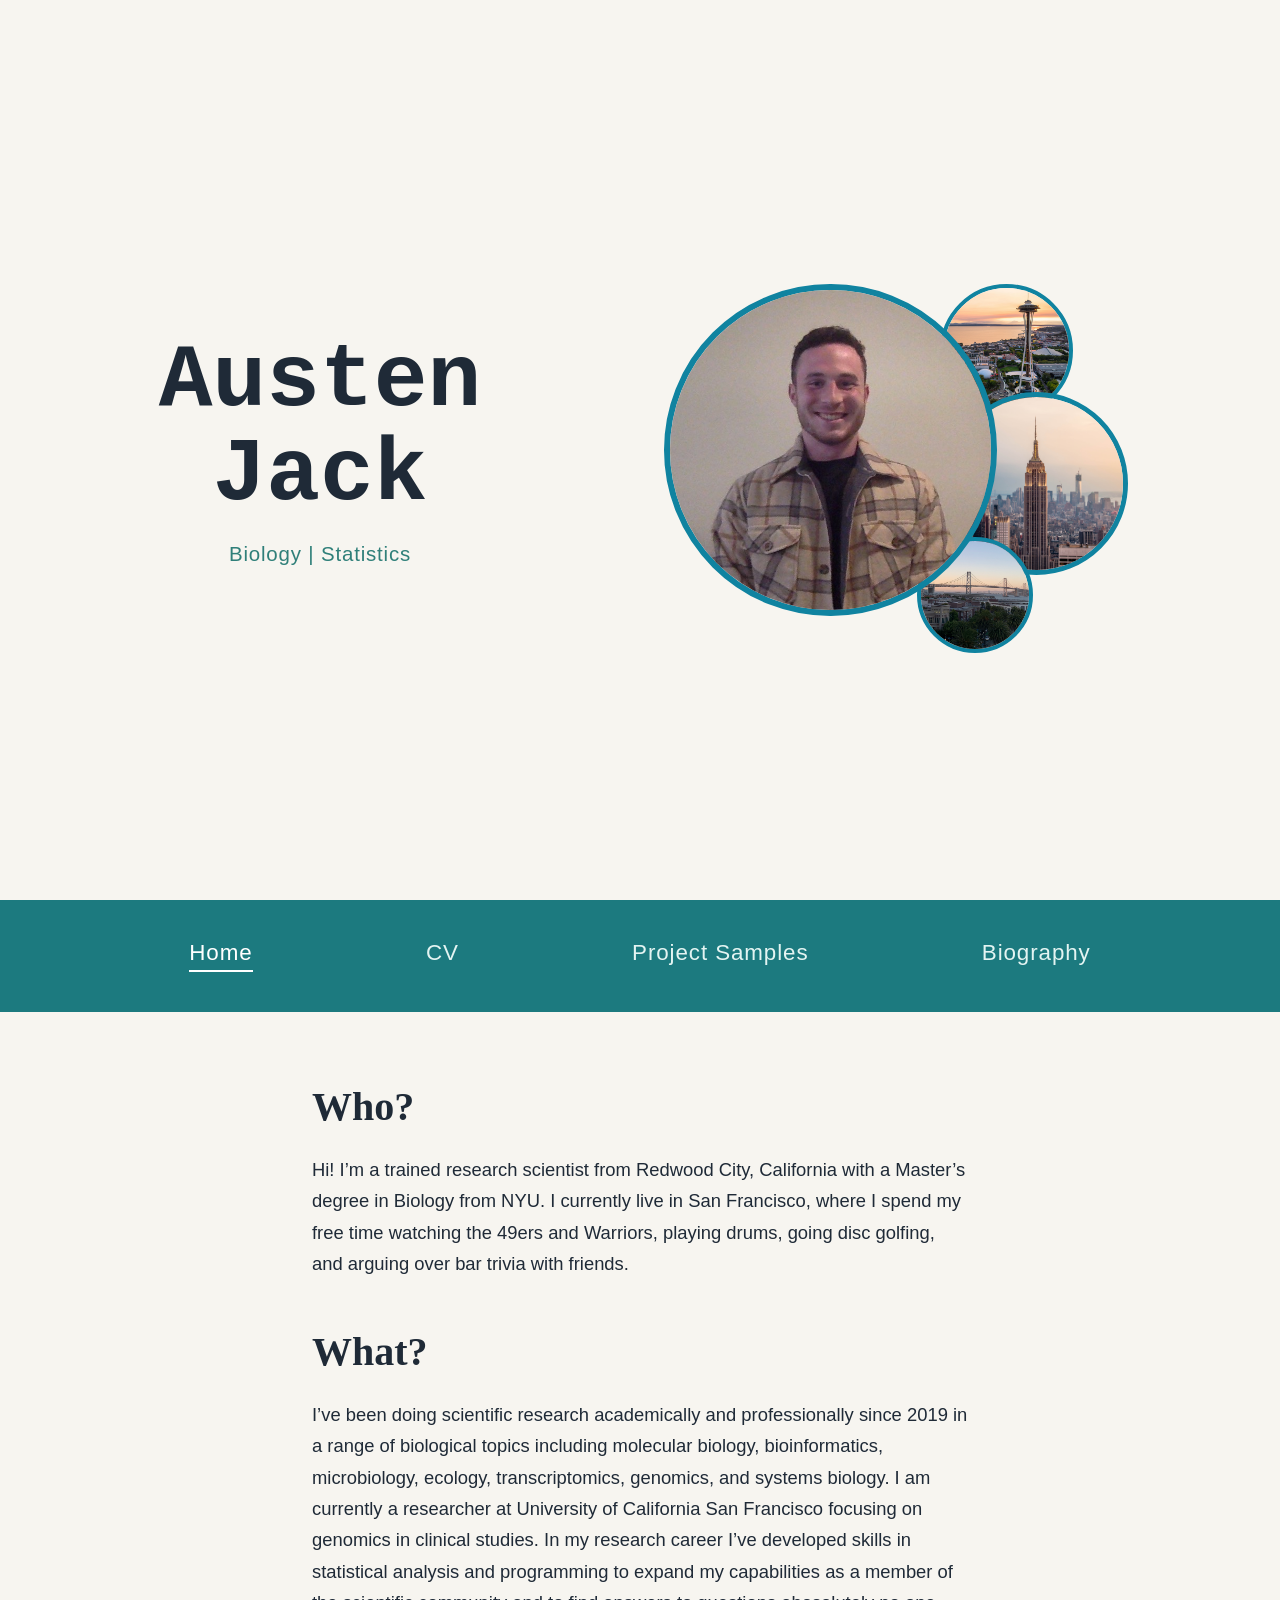
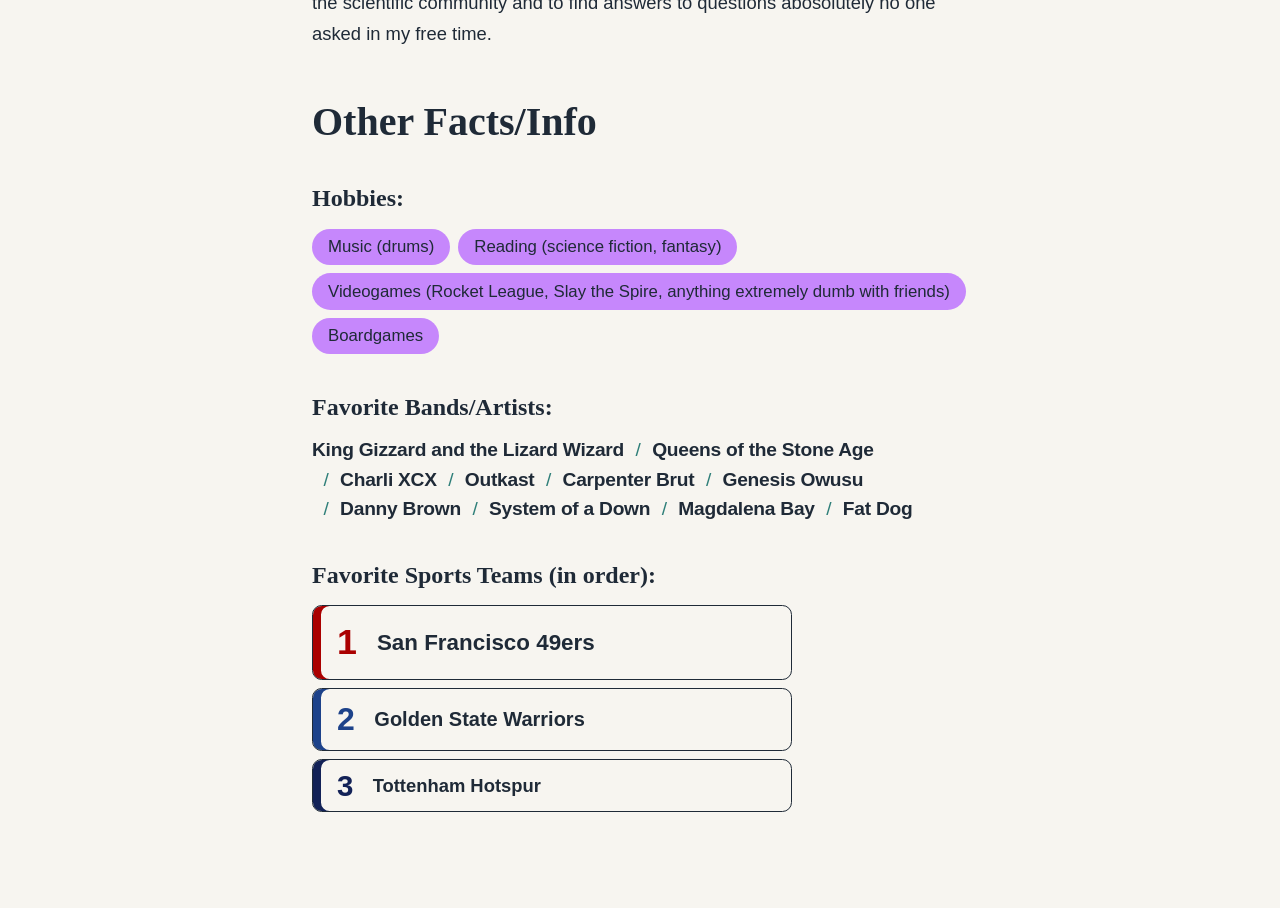
<file: index.html>
<!DOCTYPE html>
<html lang="en">
<head>
    <meta charset="UTF-8">
    <meta name="viewport" content="width=device-width, initial-scale=1.0">
    <title>Austen Jack Website</title>
    <link rel="stylesheet" href="CSS/style.css">
    <link rel="icon" href="images/favicon.png">
    <script src="font-cycle.js" defer></script>
</head>
<body>
    <header class="site-header">
    <div class="name-block">
      <h1 class="name" data-font-cycle>
        <span class="first-name">Austen</span>
        <span class="last-name">Jack</span>
      </h1>
      <p class="caption">Biology | Statistics</p>
    </div>

    <div class="photo-block">
        <div class="photo-stack">
            <img class="photo photo-main" src="images/me.jpg" alt="Portrait of me">
            <img class="photo photo-one" src="images/bay_bridge.jpeg" alt="Bay Bridge">
            <img class="photo photo-two" src="images/empire_state.png" alt="Empire state building">
            <img class="photo photo-three" src="images/space_needle.png" alt="Space Needle">

        </div>
    </div>

  </header>
    <nav class="site-nav" aria-label="Main">
        <a href="index.html" aria-current="page">Home</a>
        <a href="cv.html">CV</a>
        <a href="project_samples.html">Project Samples</a>
        <a href="biography.html">Biography</a>
    </nav>




    <main class="content">
        <h2 class="content-title">Who?</h2>
        <p>Hi! I’m a trained research scientist from Redwood City, California with a Master’s degree in Biology from NYU. I currently live in San Francisco, where I spend my free time watching the 49ers and Warriors, playing drums, going disc golfing, and arguing over bar trivia with friends.</p>

        <h2 class="content-title">What?</h2>
        <p>I’ve been doing scientific research academically and professionally since 2019 in a range of biological topics including molecular biology, bioinformatics, microbiology, ecology, transcriptomics, genomics, and systems biology. I am currently a researcher at University of California San Francisco focusing on genomics in clinical studies. In my research career I’ve developed skills in statistical analysis and programming to expand my capabilities as a member of the scientific community and to find answers to questions abosolutely no one asked in my free time.</p>

        <h2 class="content-title">Other Facts/Info</h2>
        
        <h3 class="content-sub-title">
            Hobbies:
        </h3>
        <ul>
            <li>Music (drums)</li>
            <li>Reading (science fiction, fantasy)</li>
            <li>Videogames (Rocket League, Slay the Spire, anything extremely dumb with friends)</li>
            <li>Boardgames</li>
        </ul>

        <h3 class="content-sub-title">
            Favorite Bands/Artists:
        </h3>
        <ul>
            <li>King Gizzard and the Lizard Wizard</li>
            <li>Queens of the Stone Age</li>
            <li>Charli XCX</li>
            <li>Outkast</li>
            <li>Carpenter Brut</li>
            <li>Genesis Owusu</li>
            <li>Danny Brown</li>
            <li>System of a Down</li>
            <li>Magdalena Bay</li>
            <li>Fat Dog</li>
        </ul>

        <h3 class="content-sub-title">
            Favorite Sports Teams (in order):
        </h3>

        <ol>
            <li>San Francisco 49ers</li>
            <li>Golden State Warriors</li>
            <li>Tottenham Hotspur</li>
        </ol>

    </main>
    
</body>
</html>
</file>
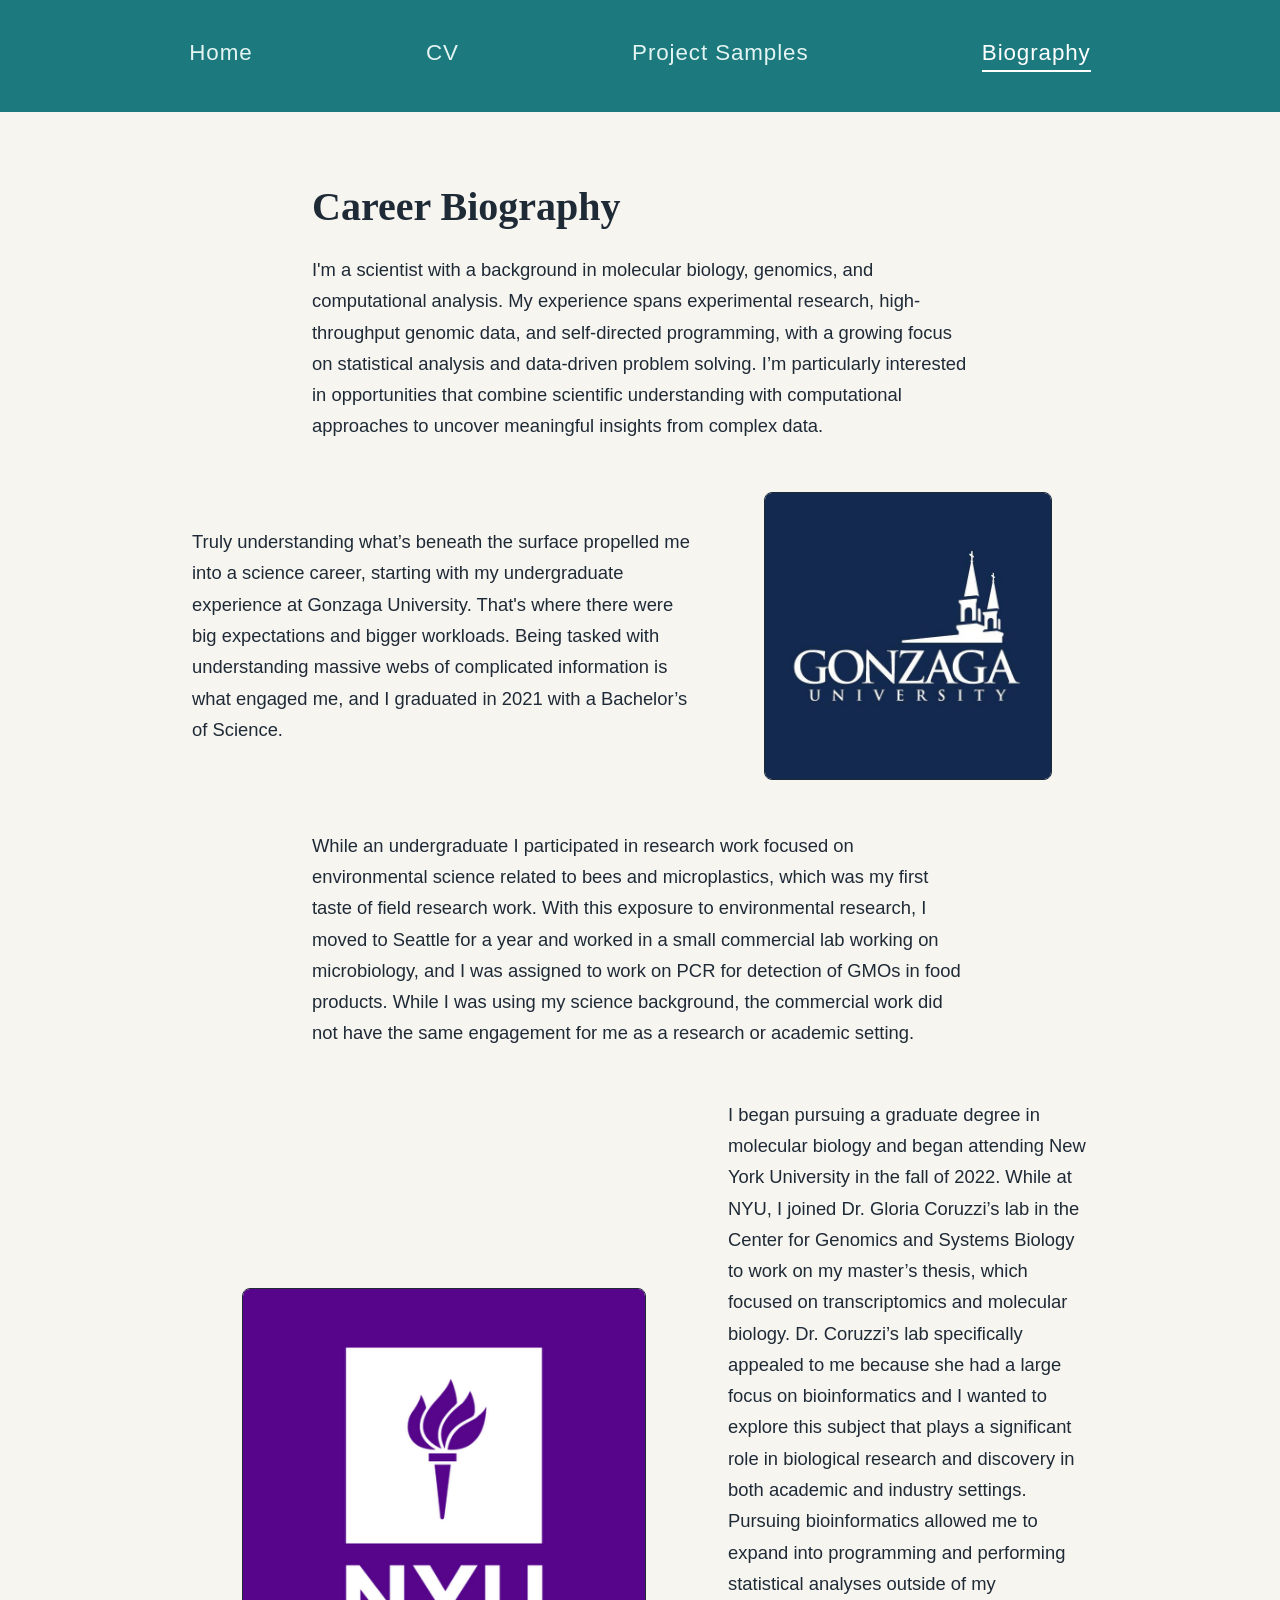
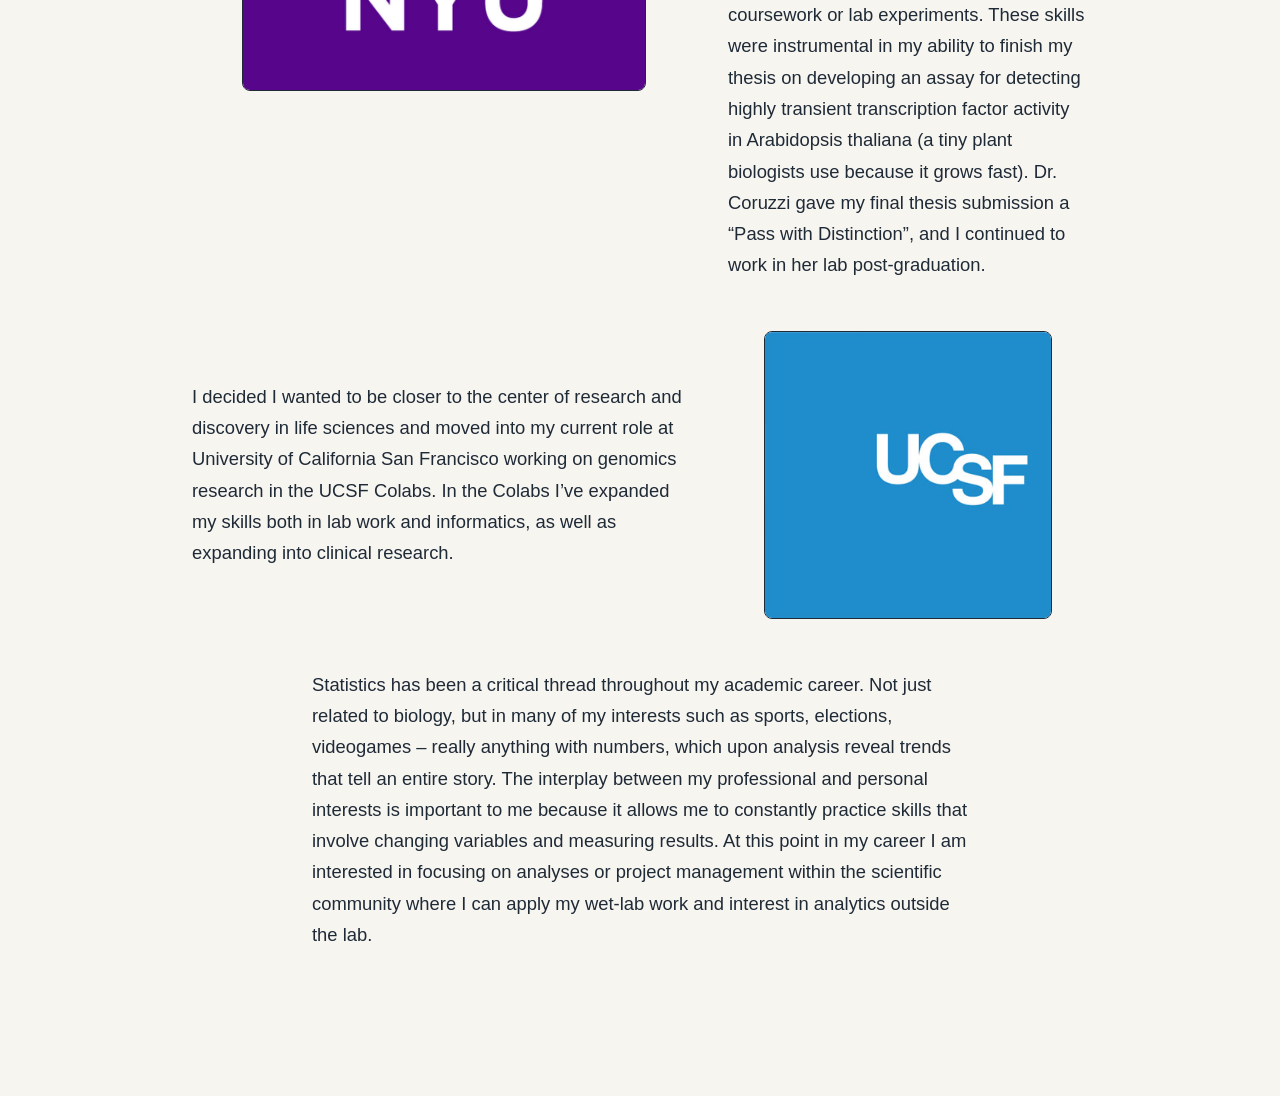
<file: biography.html>
<!DOCTYPE html>
<html lang="en">
<head>
    <meta charset="UTF-8">
    <meta name="viewport" content="width=device-width, initial-scale=1.0">
    <title>Austen Jack Biography</title>
    <link rel="stylesheet" href="CSS/style.css">
</head>
<header></header>

<nav class="site-nav" aria-label="Main">
        <a href="index.html">Home</a>
        <a href="cv.html">CV</a>
        <a href="project_samples.html">Project Samples</a>
        <a href="biography.html" aria-current="page">Biography</a>
</nav>

<body>

    <main class="content">
        <h1 class="content-title">Career Biography</h1>

        
        <p>I'm a scientist with a background in molecular biology, genomics, and computational analysis. My experience spans experimental research, high-throughput genomic data, and self-directed programming, with a growing focus on statistical analysis and data-driven problem solving. I’m particularly interested in opportunities that combine scientific understanding with computational approaches to uncover meaningful insights from complex data.</p>
        
        
        <section class="content-split">
            <div class="content-split-text">
                <p>Truly understanding what’s beneath the surface propelled me into a science career, starting with my undergraduate experience at Gonzaga University. That's where there were big expectations and bigger workloads. Being tasked with understanding massive webs of complicated information is what engaged me, and I graduated in 2021 with a Bachelor’s of Science.</p>
            </div>

            <figure class="content-figure content-split-media">
                <img src="images/gonzaga_logo.jpg" alt="Gonzaga University Logo">
            </figure>
        </section>
        
           

        <p>While an undergraduate I participated in research work focused on environmental science related to bees and microplastics, which was my first taste of field research work. With this exposure to environmental research, I moved to Seattle for a year and worked in a small commercial lab working on microbiology, and I was assigned to work on PCR for detection of GMOs in food products. While I was using my science background, the commercial work did not have the same engagement for me as a research or academic setting.</p>
        
        

        <section class="content-split">

            <figure class="content-figure content-split-media">
            <img src="images/nyu_logo.png" alt="New York University Logo">
            </figure>

            <div class="content-split-text">
            <p>I began pursuing a graduate degree in molecular biology and began attending New York University in the fall of 2022. While at NYU, I joined Dr. Gloria Coruzzi’s lab in the Center for Genomics and Systems Biology to work on my master’s thesis, which focused on transcriptomics and molecular biology. Dr. Coruzzi’s lab specifically appealed to me because she had a large focus on bioinformatics and I wanted to explore this subject that plays a significant role in biological research and discovery in both academic and industry settings. Pursuing bioinformatics allowed me to expand into programming and performing statistical analyses outside of my coursework or lab experiments. These skills were instrumental in my ability to finish my thesis on developing an assay for detecting highly transient transcription factor activity in Arabidopsis thaliana (a tiny plant biologists use because it grows fast). Dr. Coruzzi gave my final thesis submission a “Pass with Distinction”, and I continued to work in her lab post-graduation.</p>
            </div>
         
        </section>
        
        

        <section class="content-split">
            <div class="content-split-text">
            <p>I decided I wanted to be closer to the center of research and discovery in life sciences and  moved into my current role at University of California San Francisco working on genomics research in the UCSF Colabs. In the Colabs I’ve expanded my skills both in lab work and informatics, as well as expanding into clinical research. </p>
            </div>

            <figure class="content-figure content-split-media">
            <img src="images/ucsf_logo.jpg" alt="UCSF Logo">
            </figure>
        </section>
         <p>Statistics has been a critical thread throughout my academic career. Not just related to biology, but in many of my interests such as sports, elections, videogames – really anything with numbers, which upon analysis reveal trends that tell an entire story. The interplay between my professional and personal interests is important to me because it allows me to constantly practice skills that involve changing variables and measuring results. At this point in my career I am interested in focusing on analyses or project management within the scientific community where I can apply my wet-lab work and interest in analytics outside the lab.</p>


    </main>
    
</body>
</html>
</file>
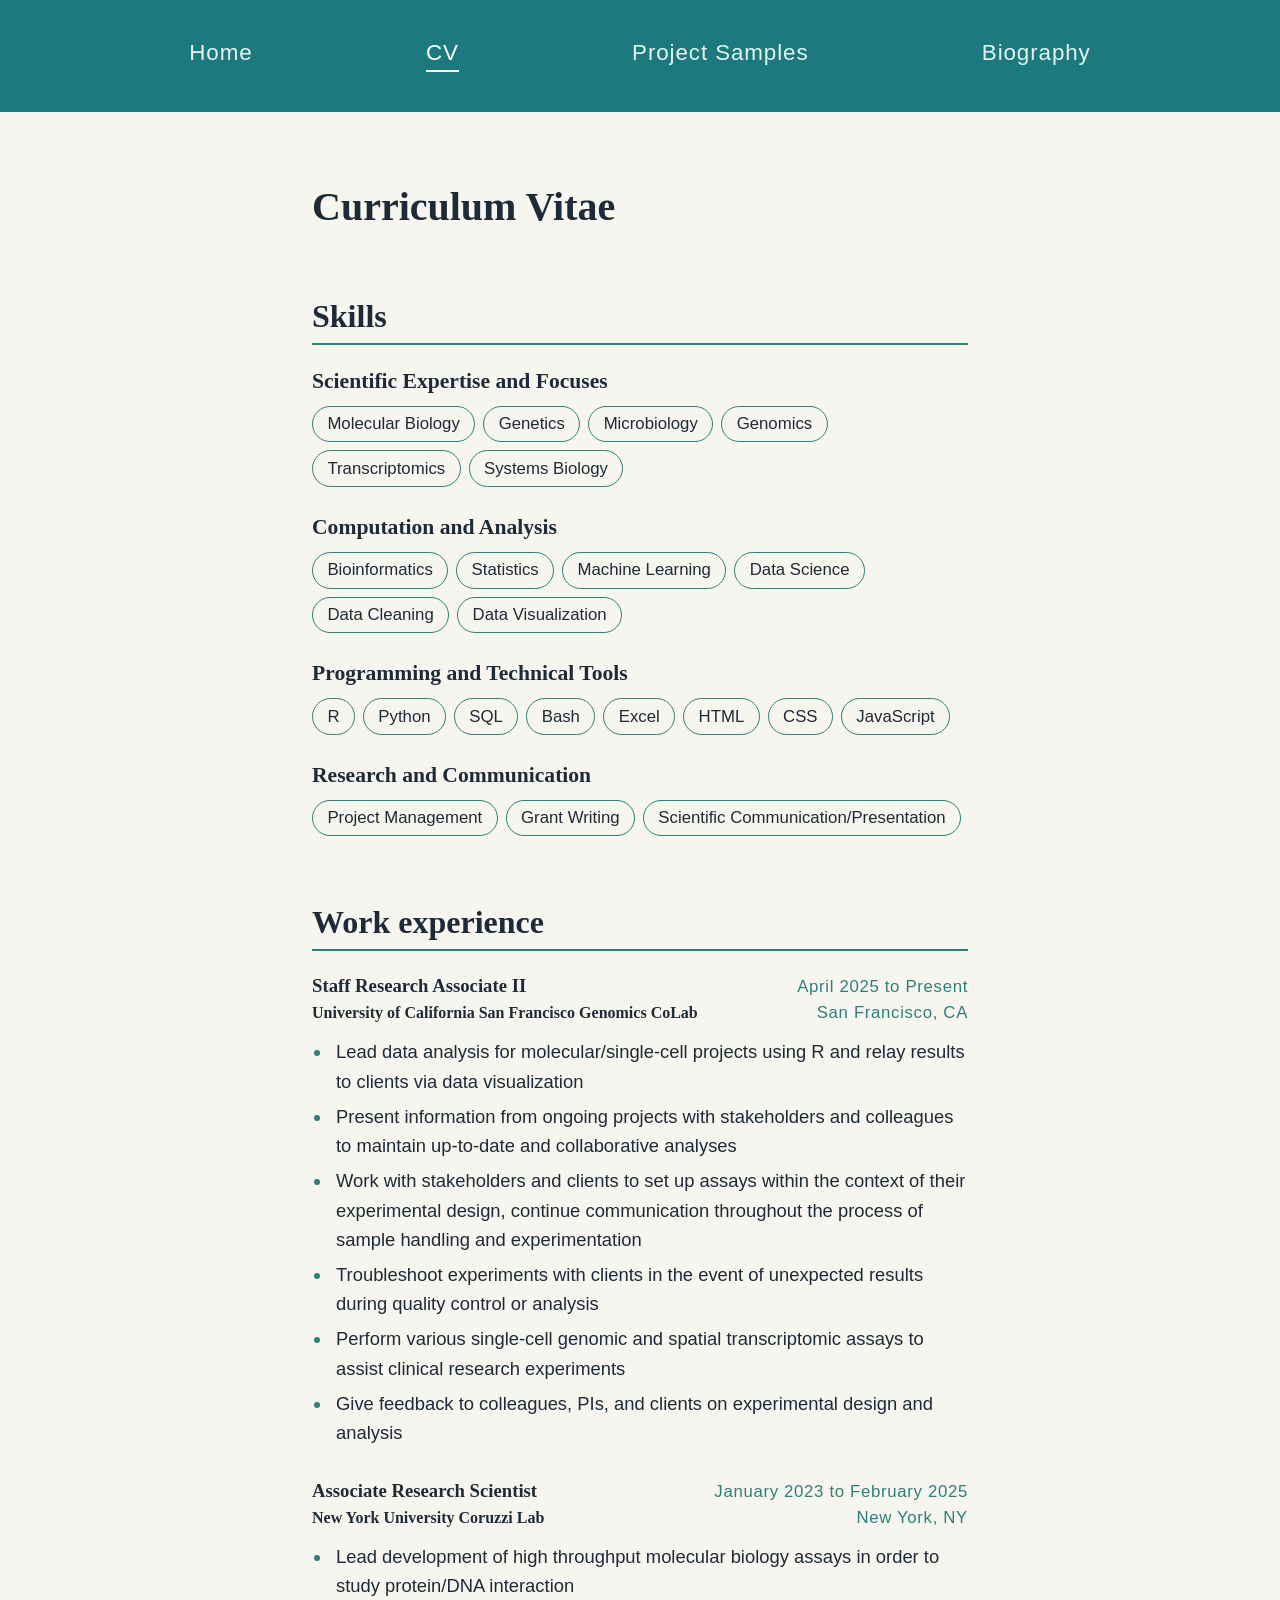
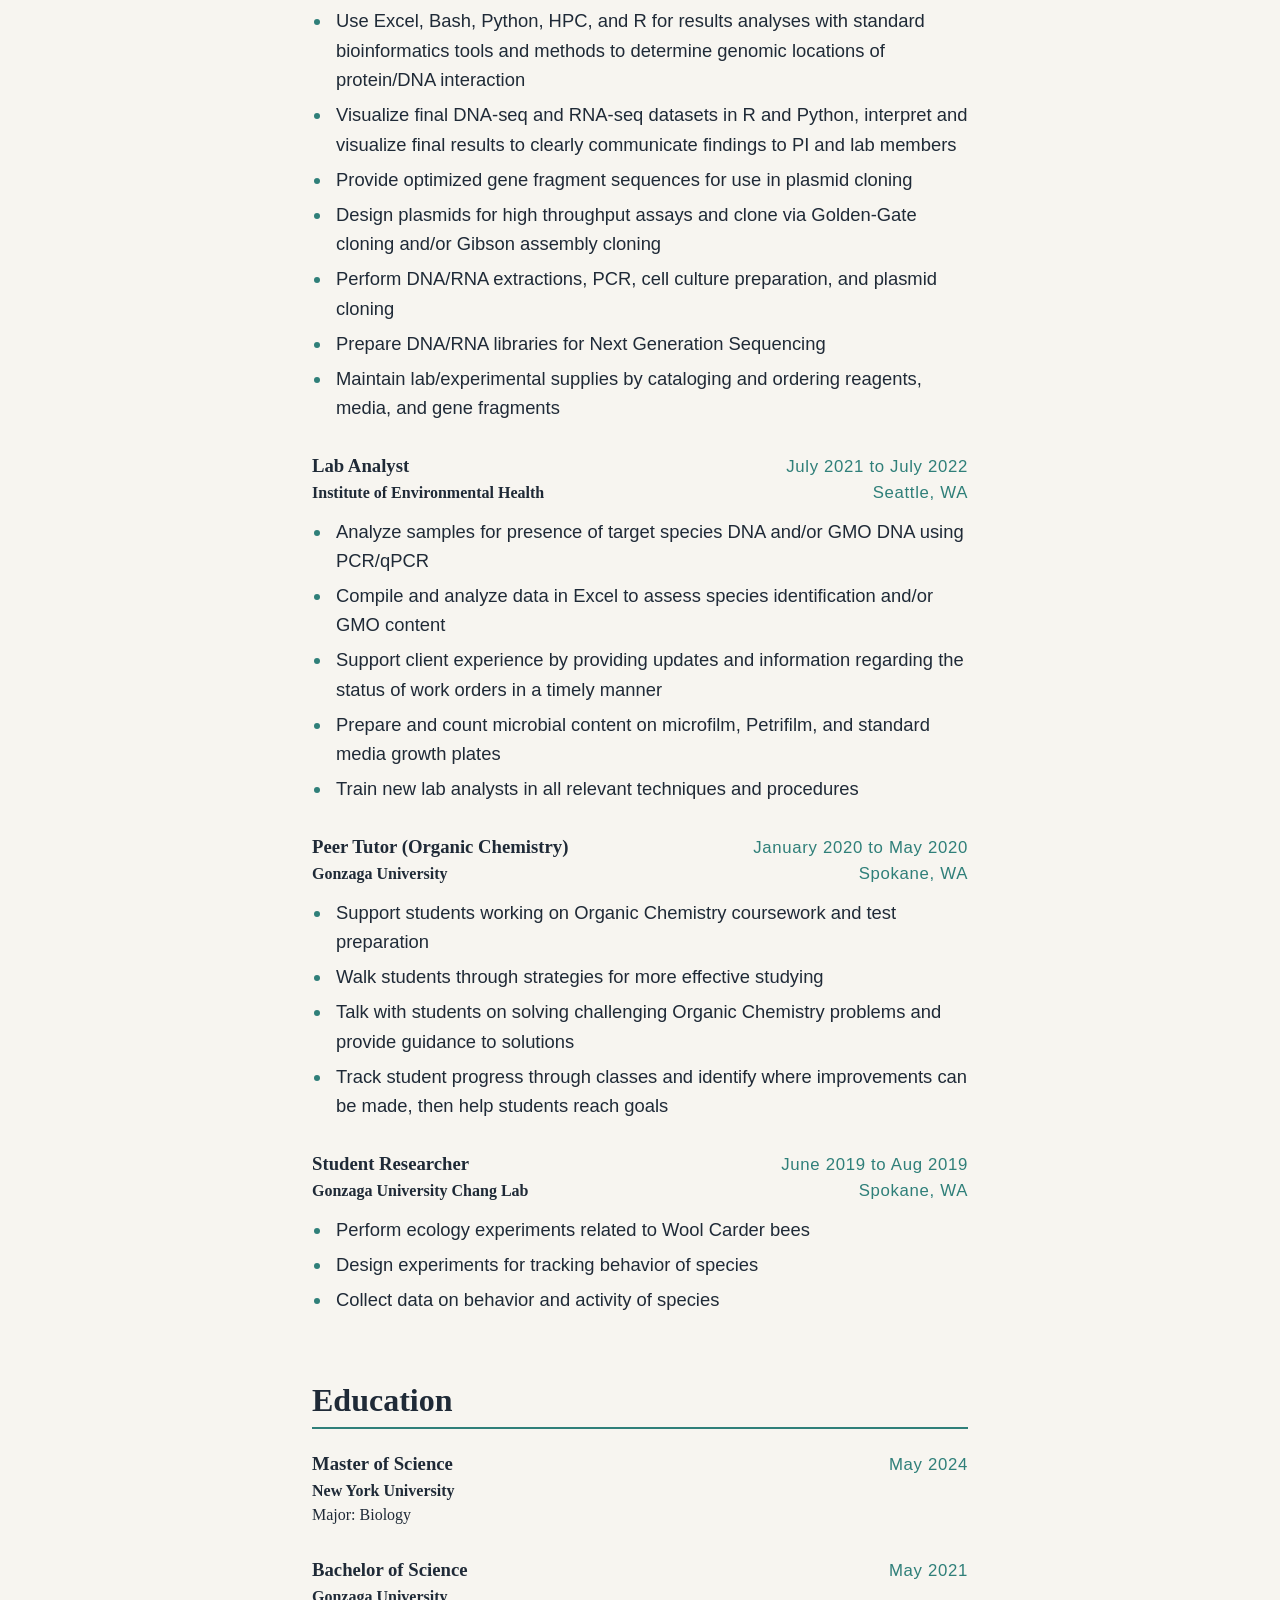
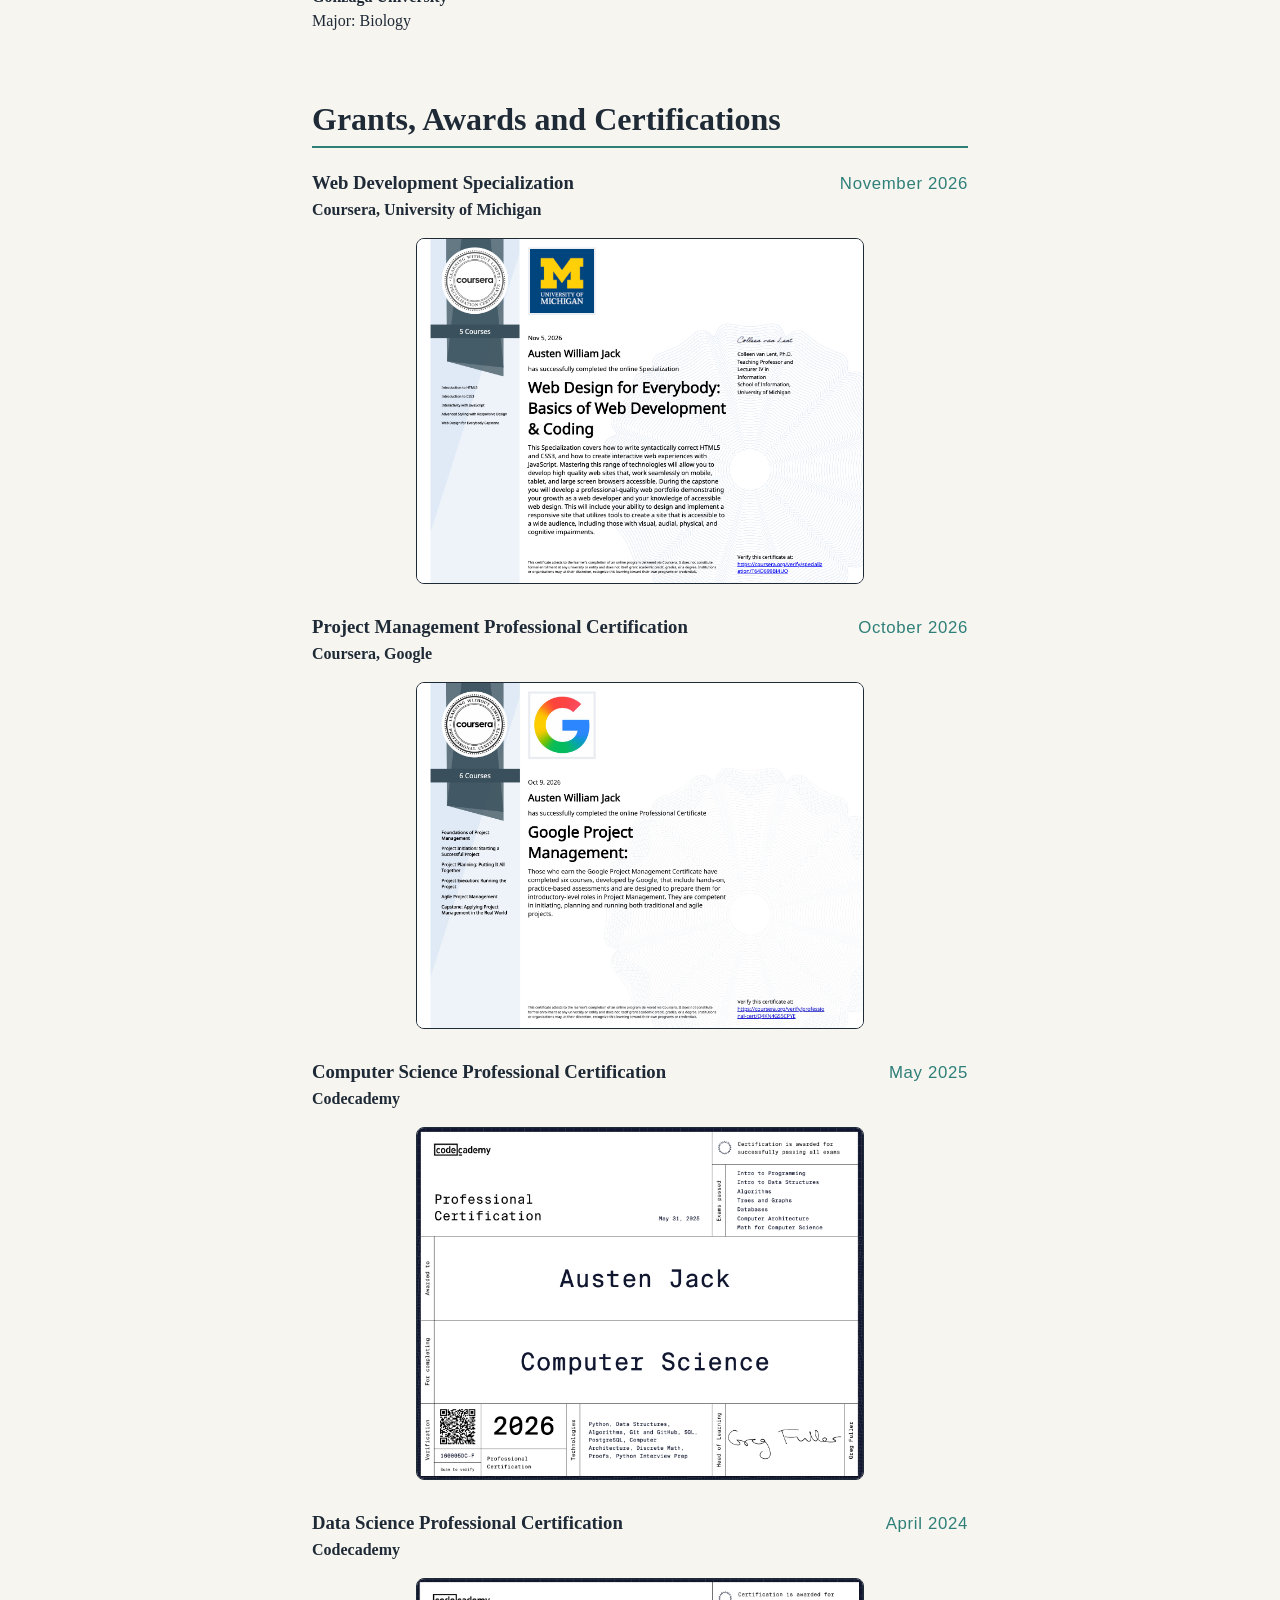
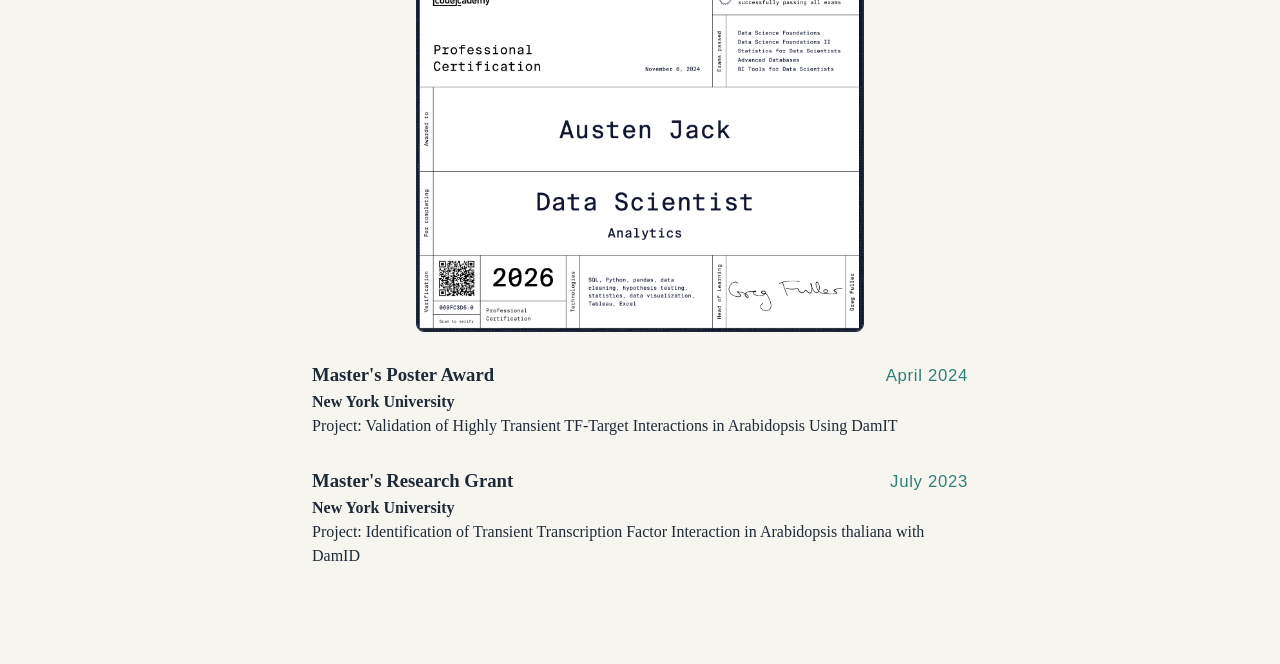
<file: cv.html>
<!DOCTYPE html>
<html lang="en">
<head>
    <meta charset="UTF-8">
    <meta name="viewport" content="width=device-width, initial-scale=1.0">
    <title>Austen Jack CV</title>
    <link rel="stylesheet" href="CSS/style.css">
    <link rel="icon" href="images/favicon.png">
    
</head>


<body>
    <nav class="site-nav" aria-label="Main">
        <a href="index.html">Home</a>
        <a href="cv.html" aria-current="page">CV</a>
        <a href="project_samples.html">Project Samples</a>
        <a href="biography.html">Biography</a>
    </nav>

  <main class="content">
    <h1 class="content-title">Curriculum Vitae</h1>
 
    <!-- ========== SKILLS ========== -->
    <section class="cv-section" id="skills">
      <h2 class="cv-section-title">Skills</h2>
 
      <!-- Copy this whole group for each skill category -->
      <div class="cv-skill-group">
        <h3 class="cv-group-title">Scientific Expertise and Focuses</h3>
        <ul class="cv-skill-list">
          <li>Molecular Biology</li>
          <li>Genetics</li>
          <li>Microbiology</li>
          <li>Genomics</li>
          <li>Transcriptomics</li>
          <li>Systems Biology</li>
        </ul>
      </div>

      <div class="cv-skill-group">
        <h3 class="cv-group-title">Computation and Analysis</h3>
        <ul class="cv-skill-list">
          <li>Bioinformatics</li>
          <li>Statistics</li>
          <li>Machine Learning</li>
          <li>Data Science</li>
          <li>Data Cleaning</li>
          <li>Data Visualization</li>
        </ul>
      </div>

      <div class="cv-skill-group">
        <h3 class="cv-group-title">Programming and Technical Tools</h3>
        <ul class="cv-skill-list">
          <li>R</li>
          <li>Python</li>
          <li>SQL</li>
          <li>Bash</li>
          <li>Excel</li>
          <li>HTML</li>
          <li>CSS</li>
          <li>JavaScript</li>
        </ul>
      </div>

      <div class="cv-skill-group">
        <h3 class="cv-group-title">Research and Communication</h3>
        <ul class="cv-skill-list">
          <li>Project Management</li>
          <li>Grant Writing</li>
          <li>Scientific Communication/Presentation</li>
        </ul>
      </div>
    </section>
 
    <!-- ========== WORK EXPERIENCE ========== -->
    <section class="cv-section" id="experience">
      <h2 class="cv-section-title">Work experience</h2>
 
      <article class="cv-entry">
        <div class="cv-entry-header">
          <h3 class="cv-entry-title">Staff Research Associate II</h3>

          <span class="cv-entry-dates">
            <time datetime="2022-06">April 2025</time> to Present
          </span>
          

        <div class="cv-entry-org">University of California San Francisco Genomics CoLab</div>
        <span class="cv-entry-location">San Francisco, CA</span>  
        </div>
        <ul class="cv-duties">
            <li>Lead data analysis for molecular/single-cell projects using R and relay results to clients via data visualization</li>
            <li>Present information from ongoing projects with stakeholders and colleagues to maintain up-to-date and collaborative analyses</li>
            <li>Work with stakeholders and clients to set up assays within the context of their experimental design, continue communication throughout the process of sample handling and experimentation</li>
            <li>Troubleshoot experiments with clients in the event of unexpected results during quality control or analysis</li>
            <li>Perform various single-cell genomic and spatial transcriptomic assays to assist clinical research experiments</li>
            <li>Give feedback to colleagues, PIs, and clients on experimental design and analysis</li>
        </ul>
      </article>
 


      <article class="cv-entry">
        <div class="cv-entry-header">
          <h3 class="cv-entry-title">Associate Research Scientist</h3>
          <span class="cv-entry-dates">
            <time datetime="2023-01">January 2023</time> to <time datetime="2025-02">February 2025</time>
          </span>
        
        <div class="cv-entry-org">New York University Coruzzi Lab</div>
        <div class="cv-entry-location">New York, NY</div>
        </div>
        <ul class="cv-duties">
            <li>Lead development of high throughput molecular biology assays in order to study protein/DNA interaction</li>
            <li>Use Excel, Bash, Python, HPC, and R for results analyses with standard bioinformatics tools and methods to determine genomic locations of protein/DNA interaction</li>
            <li>Visualize final DNA-seq and RNA-seq datasets in R and Python, interpret and visualize final results to clearly communicate findings to PI and lab members</li>
            <li>Provide optimized gene fragment sequences for use in plasmid cloning</li>
            <li>Design plasmids for high throughput assays and clone via Golden-Gate cloning and/or Gibson assembly cloning</li>
            <li>Perform DNA/RNA extractions, PCR, cell culture preparation, and plasmid cloning</li>
            <li>Prepare DNA/RNA libraries for Next Generation Sequencing</li>
            <li>Maintain lab/experimental supplies by cataloging and ordering reagents, media, and gene fragments</li>
        </ul>
      </article>

        <article class="cv-entry">
        <div class="cv-entry-header">
          <h3 class="cv-entry-title">Lab Analyst</h3>
          <span class="cv-entry-dates">
            <time datetime="2021-07">July 2021</time> to <time datetime="2022-07">July 2022</time>
          </span>
        
        <div class="cv-entry-org">Institute of Environmental Health</div>
        <div class="cv-entry-location">Seattle, WA</div>
        </div>     

        <ul class="cv-duties">
            <li>Analyze samples for presence of target species DNA and/or GMO DNA using PCR/qPCR</li>
            <li>Compile and analyze data in Excel to assess species identification and/or GMO content</li>
            <li>Support client experience by providing updates and information regarding the status of work orders in a timely manner</li>
            <li>Prepare and count microbial content on microfilm, Petrifilm, and standard media growth plates</li>
            <li>Train new lab analysts in all relevant techniques and procedures</li>
        </ul>
      </article>

        <article class="cv-entry">
        <div class="cv-entry-header">
          <h3 class="cv-entry-title">Peer Tutor (Organic Chemistry)</h3>
          <span class="cv-entry-dates">
            <time datetime="2020-01">January 2020</time> to <time datetime="2020-05">May 2020</time>
          </span>
        
        <div class="cv-entry-org">Gonzaga University</div>
        <div class="cv-entry-location">Spokane, WA</div>
        </div>

        <ul class="cv-duties">
            <li>Support students working on Organic Chemistry coursework and test preparation</li>
            <li>Walk students through strategies for more effective studying </li>
            <li>Talk with students on solving challenging Organic Chemistry problems and provide guidance to solutions</li>
            <li>Track student progress through classes and identify where improvements can be made, then help students reach goals</li>
        </ul>
      </article>

            <article class="cv-entry">
        <div class="cv-entry-header">
          <h3 class="cv-entry-title">Student Researcher</h3>
          <span class="cv-entry-dates">
            <time datetime="2019-06">June 2019</time> to <time datetime="2019-08">Aug 2019</time>
          </span>
        
        <div class="cv-entry-org">Gonzaga University Chang Lab</div>
        <div class="cv-entry-location">Spokane, WA</div>
        </div>

        <ul class="cv-duties">
          <li>Perform ecology experiments related to Wool Carder bees</li>
          <li>Design experiments for tracking behavior of species</li>
          <li>Collect data on behavior and activity of species</li>
        </ul>
      </article>
    </section>
 
    <!-- ========== EDUCATION ========== -->
    <section class="cv-section" id="education">
      <h2 class="cv-section-title">Education</h2>
 
      <article class="cv-entry">
        <div class="cv-entry-header">
          <h3 class="cv-entry-title">Master of Science</h3>
          <time class="cv-entry-dates" datetime="2024-05">May 2024</time>
        </div>
        <div class="cv-entry-org">New York University</div>
        <div class="cv-entry-detail">Major: Biology</div>
      </article>
 
      <article class="cv-entry">
        <div class="cv-entry-header">
          <h3 class="cv-entry-title">Bachelor of Science</h3>
          <time class="cv-entry-dates" datetime="2021-05">May 2021</time>
        </div>
        <div class="cv-entry-org">Gonzaga University</div>
        <div class="cv-entry-detail">Major: Biology</div>
      </article>
    </section>


    <!-- ========== GRANTS, AWARDS AND CERTIFICATIONS ========== -->
    <section class="cv-section" id="awards">
      <h2 class="cv-section-title">Grants, Awards and Certifications</h2>
 
        <article class="cv-entry">
        <div class="cv-entry-header">
          <h3 class="cv-entry-title">Web Development Specialization</h3>
          <time class="cv-entry-dates" datetime="2026-10">November 2026</time>
        </div>
        <div class="cv-entry-org">Coursera, University of Michigan</div>

        <figure class="cv-certificate">
          <a href="images/web_design_coursera.png" target="_blank" rel="noopener">
            <img src="images/web_design_coursera.png" alt="Certificate: Web Design">
          </a>
        </figure>

      </article>


        <article class="cv-entry">
        <div class="cv-entry-header">
          <h3 class="cv-entry-title">Project Management Professional Certification</h3>
          <time class="cv-entry-dates" datetime="2026-10">October 2026</time>
        </div>
        <div class="cv-entry-org">Coursera, Google</div>

        <figure class="cv-certificate">
          <a href="images/project_management_coursera.jpg" target="_blank" rel="noopener">
            <img src="images/project_management_coursera.jpg" alt="Certificate: Project Management">
          </a>
        </figure>

      </article>

      <article class="cv-entry">
        <div class="cv-entry-header">
          <h3 class="cv-entry-title">Computer Science Professional Certification</h3>
          <time class="cv-entry-dates" datetime="2025-05">May 2025</time>
        </div>
        <div class="cv-entry-org">Codecademy</div>

        <figure class="cv-certificate">
          <a href="images/comp_sci.png" target="_blank" rel="noopener">
            <img src="images/comp_sci.png" alt="Certificate: Computer Science">
          </a>
        </figure>
      </article>

      <article class="cv-entry">
        <div class="cv-entry-header">
          <h3 class="cv-entry-title">Data Science Professional Certification</h3>
          <time class="cv-entry-dates" datetime="2024-04">April 2024</time>
        </div>
        <div class="cv-entry-org">Codecademy</div>

        <figure class="cv-certificate">
          <a href="images/data_sci.png" target="_blank" rel="noopener">
            <img src="images/data_sci.png" alt="Certificate: Data Science">
          </a>
        </figure>
      </article>

      <article class="cv-entry">
        <div class="cv-entry-header">
          <h3 class="cv-entry-title">Master's Poster Award</h3>
          <time class="cv-entry-dates" datetime="2024-04">April 2024</time>
        </div>
        <div class="cv-entry-org">New York University</div>
        <div class="cv-entry-detail">Project: Validation of Highly Transient TF-Target Interactions in Arabidopsis Using DamIT</div>
      </article>
 
      <article class="cv-entry">
        <div class="cv-entry-header">
          <h3 class="cv-entry-title">Master's Research Grant</h3>
          <time class="cv-entry-dates" datetime="2023-07">July 2023</time>
        </div>
        <div class="cv-entry-org">New York University</div>
        <div class="cv-entry-detail">Project: Identification of Transient Transcription Factor Interaction in Arabidopsis thaliana with DamID</div>
      </article>
    </section>
  </main>

<script src="lightbox.js"></script>
</body>
</html>
</file>
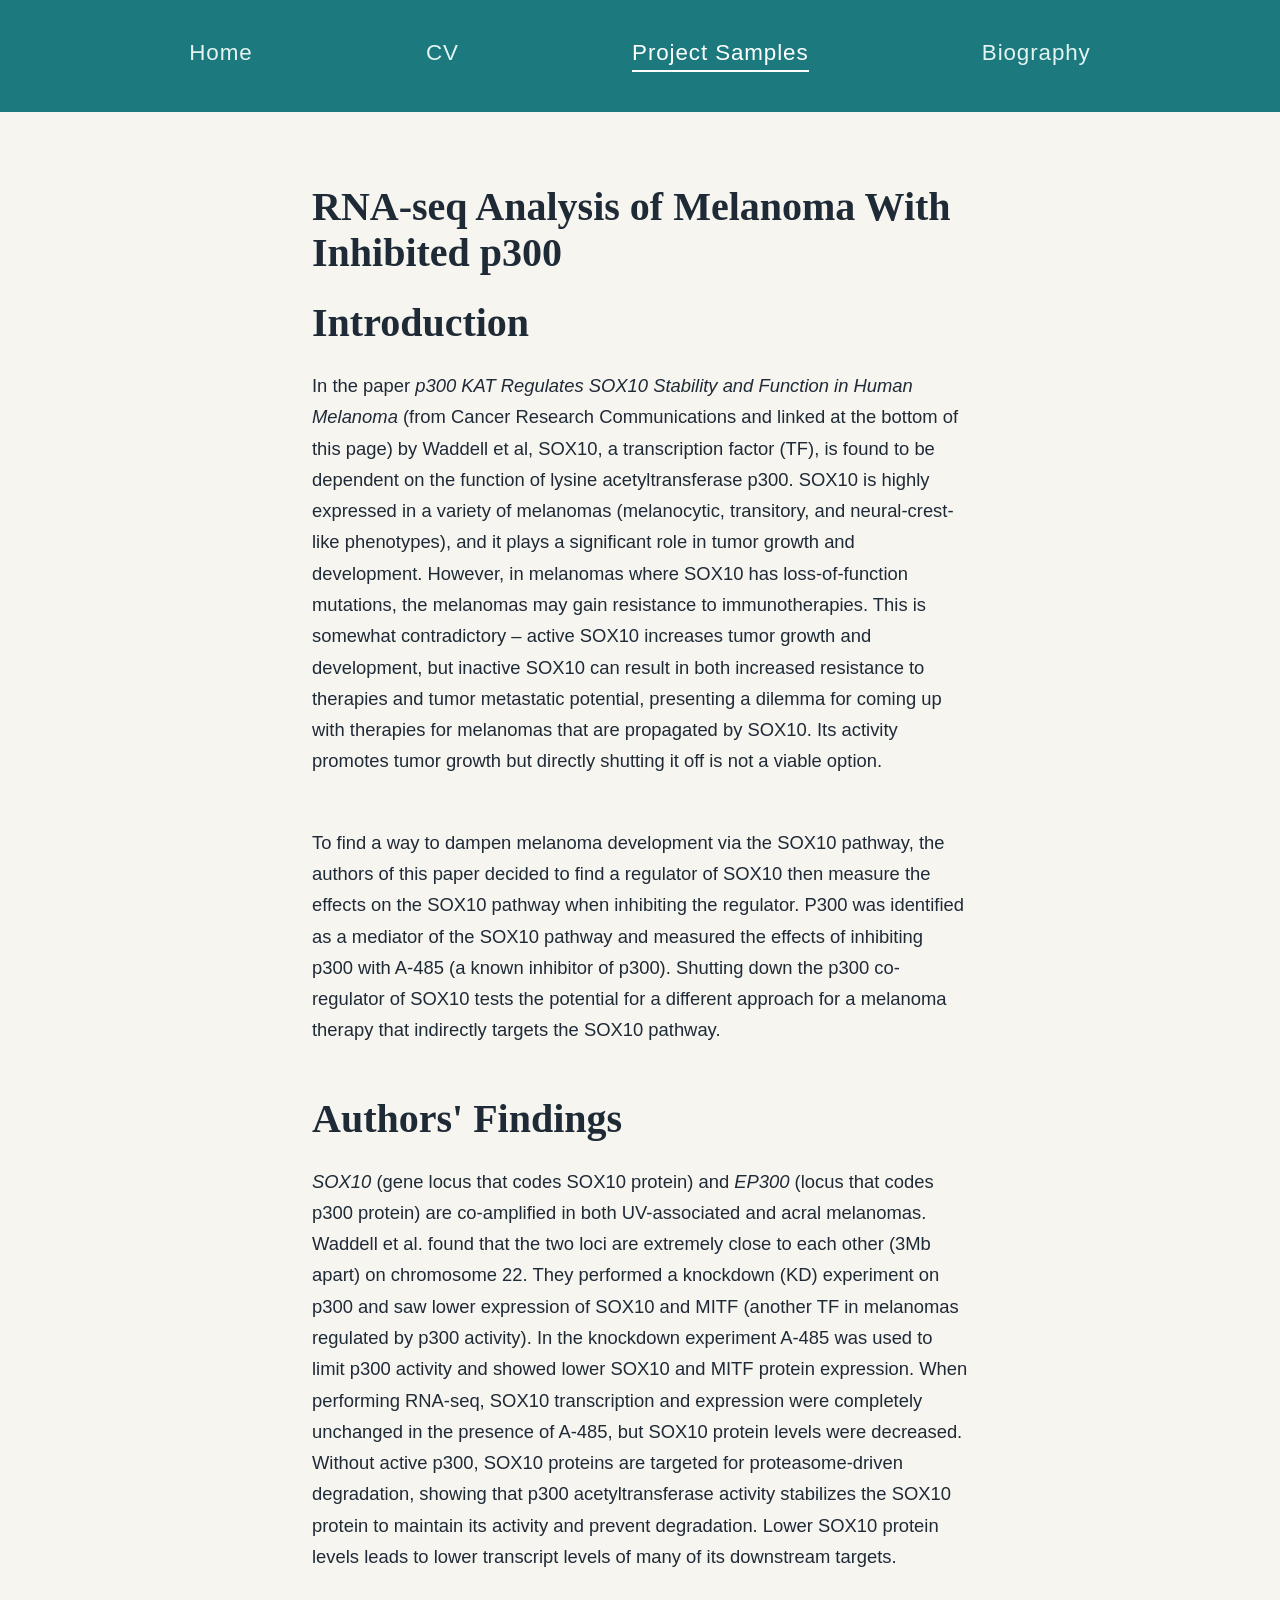
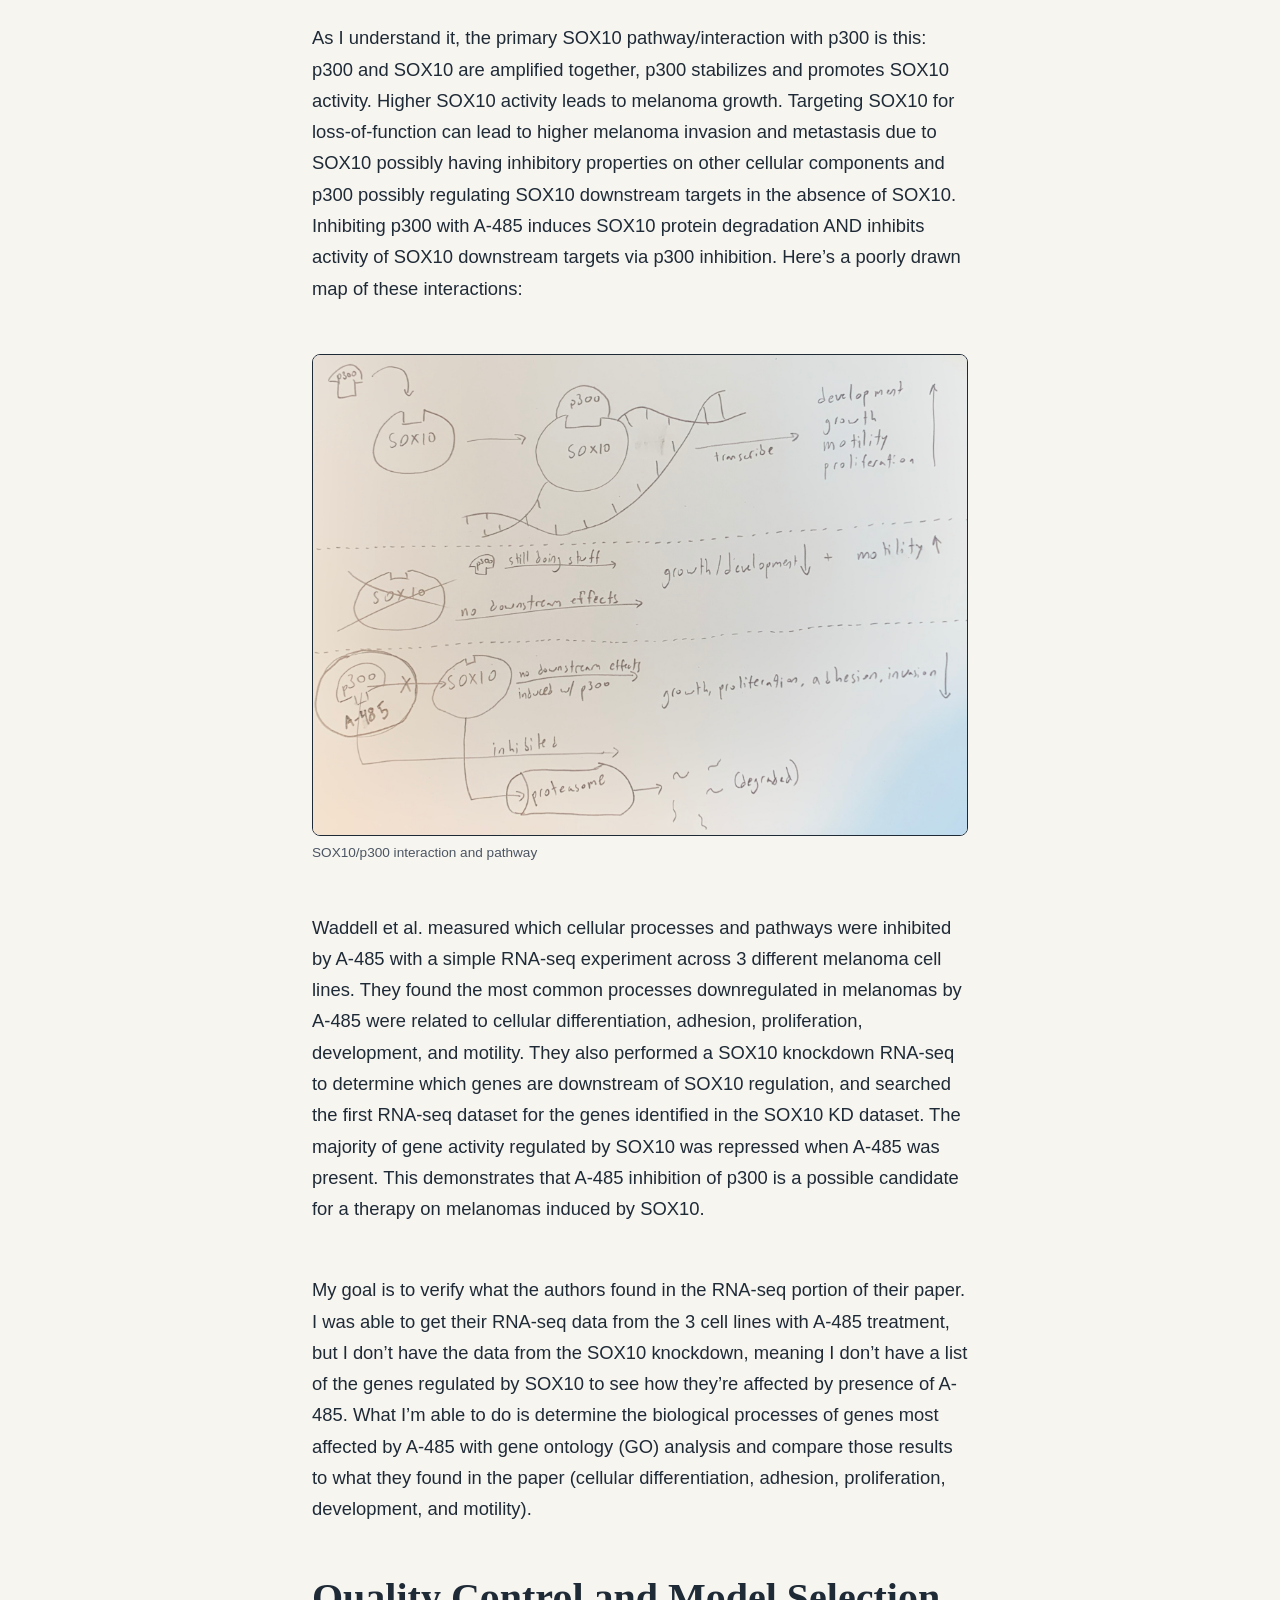
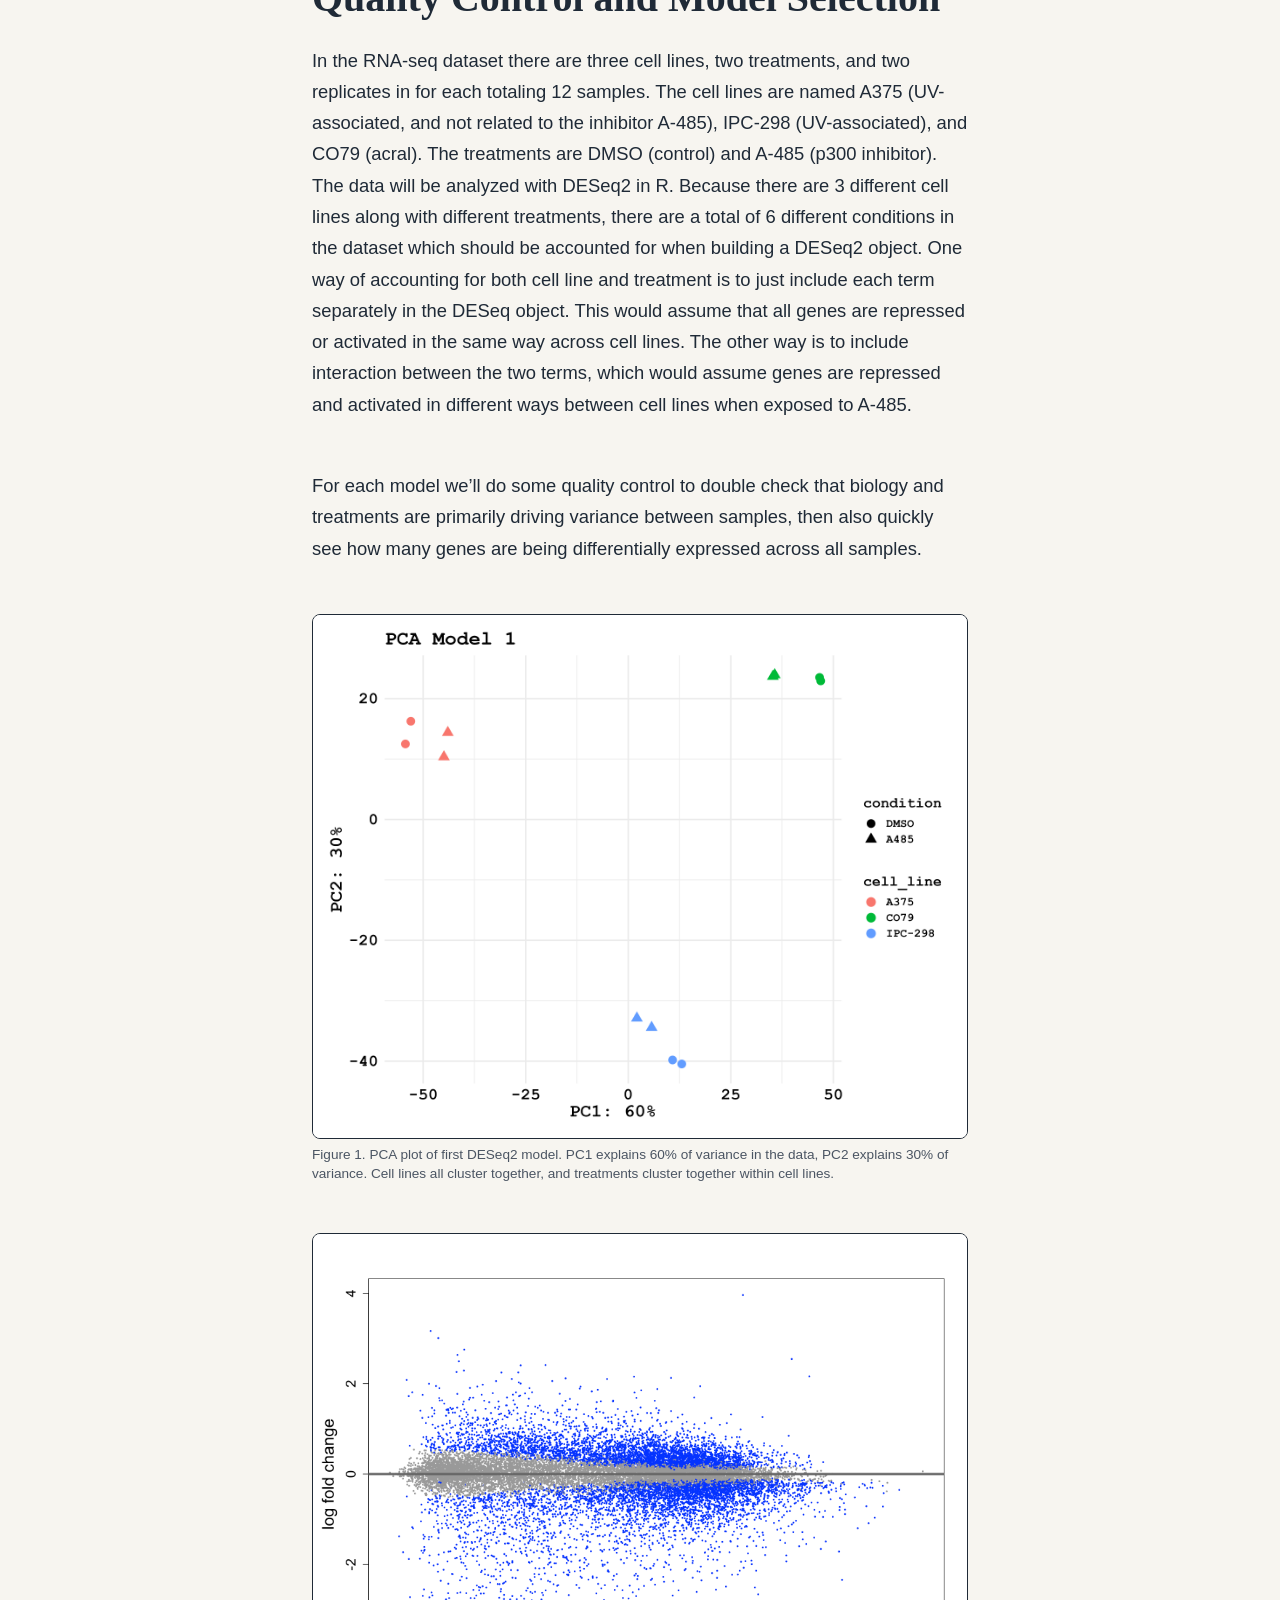
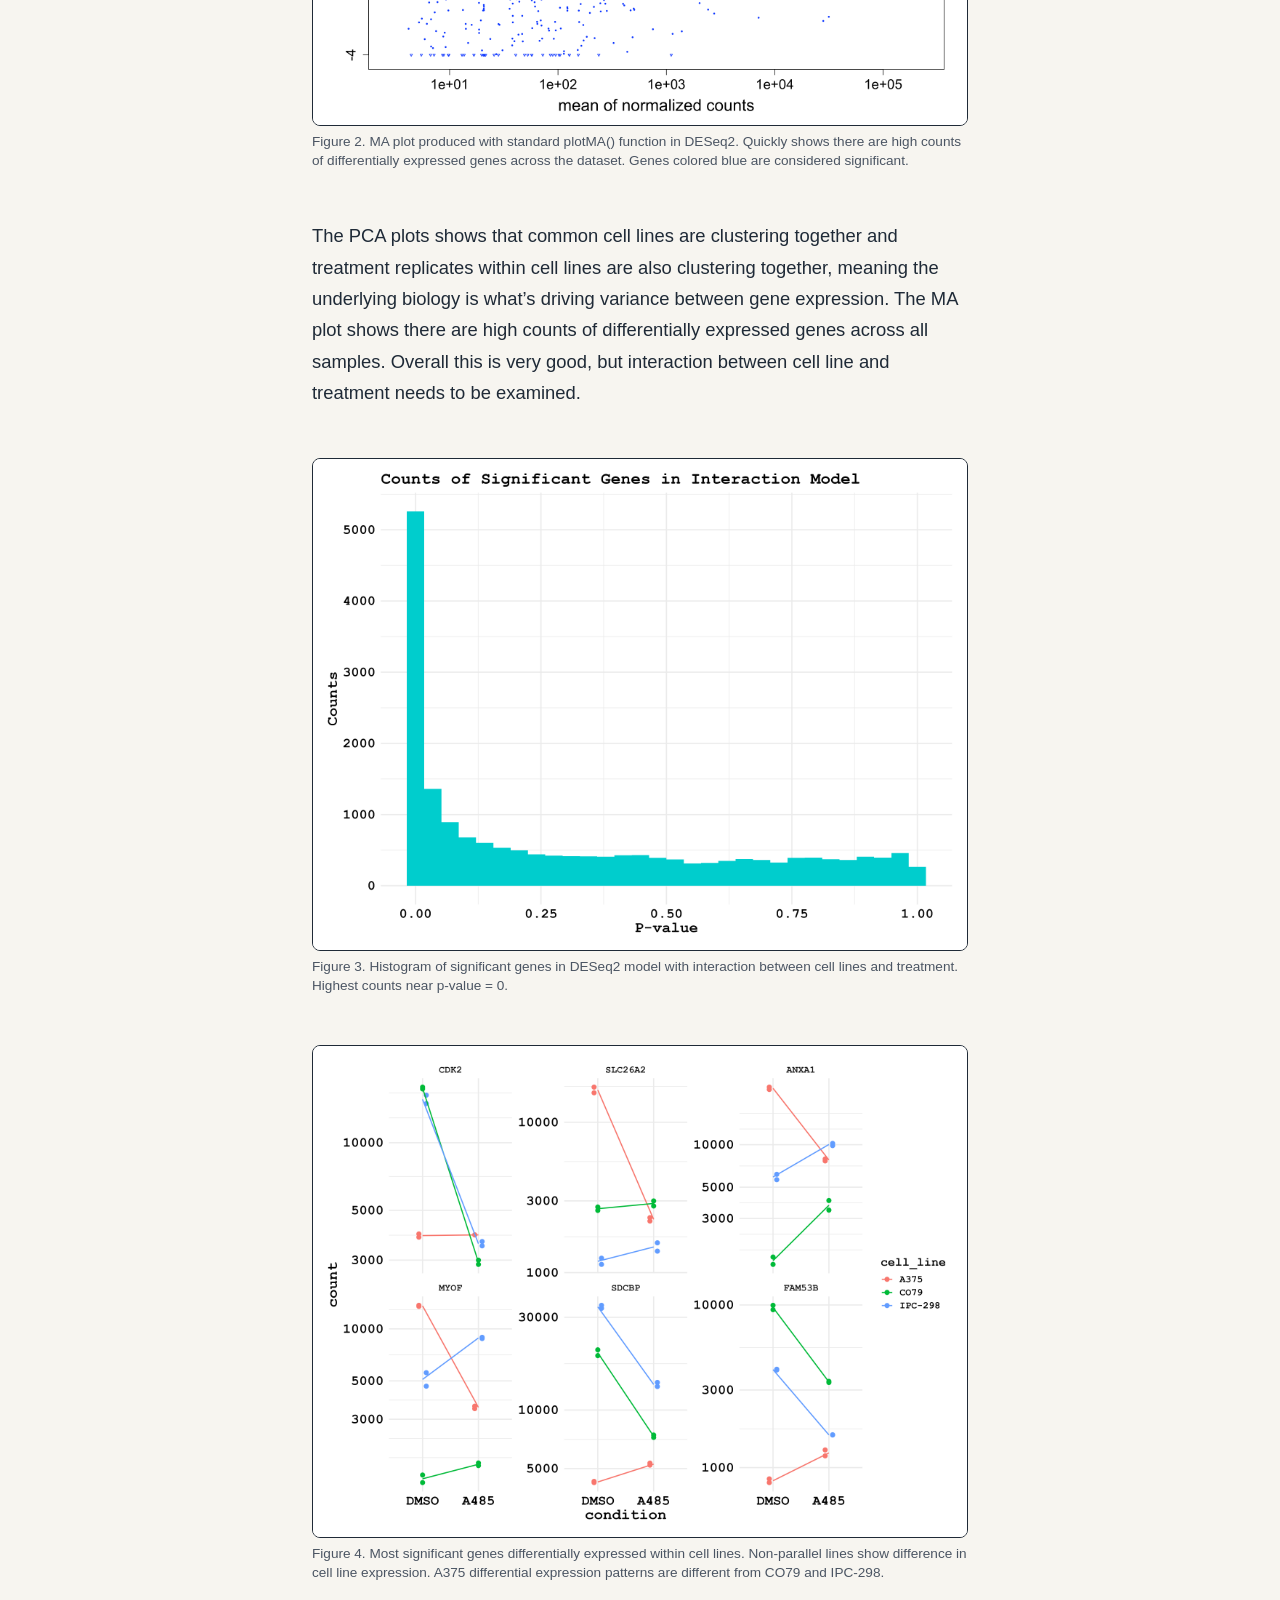
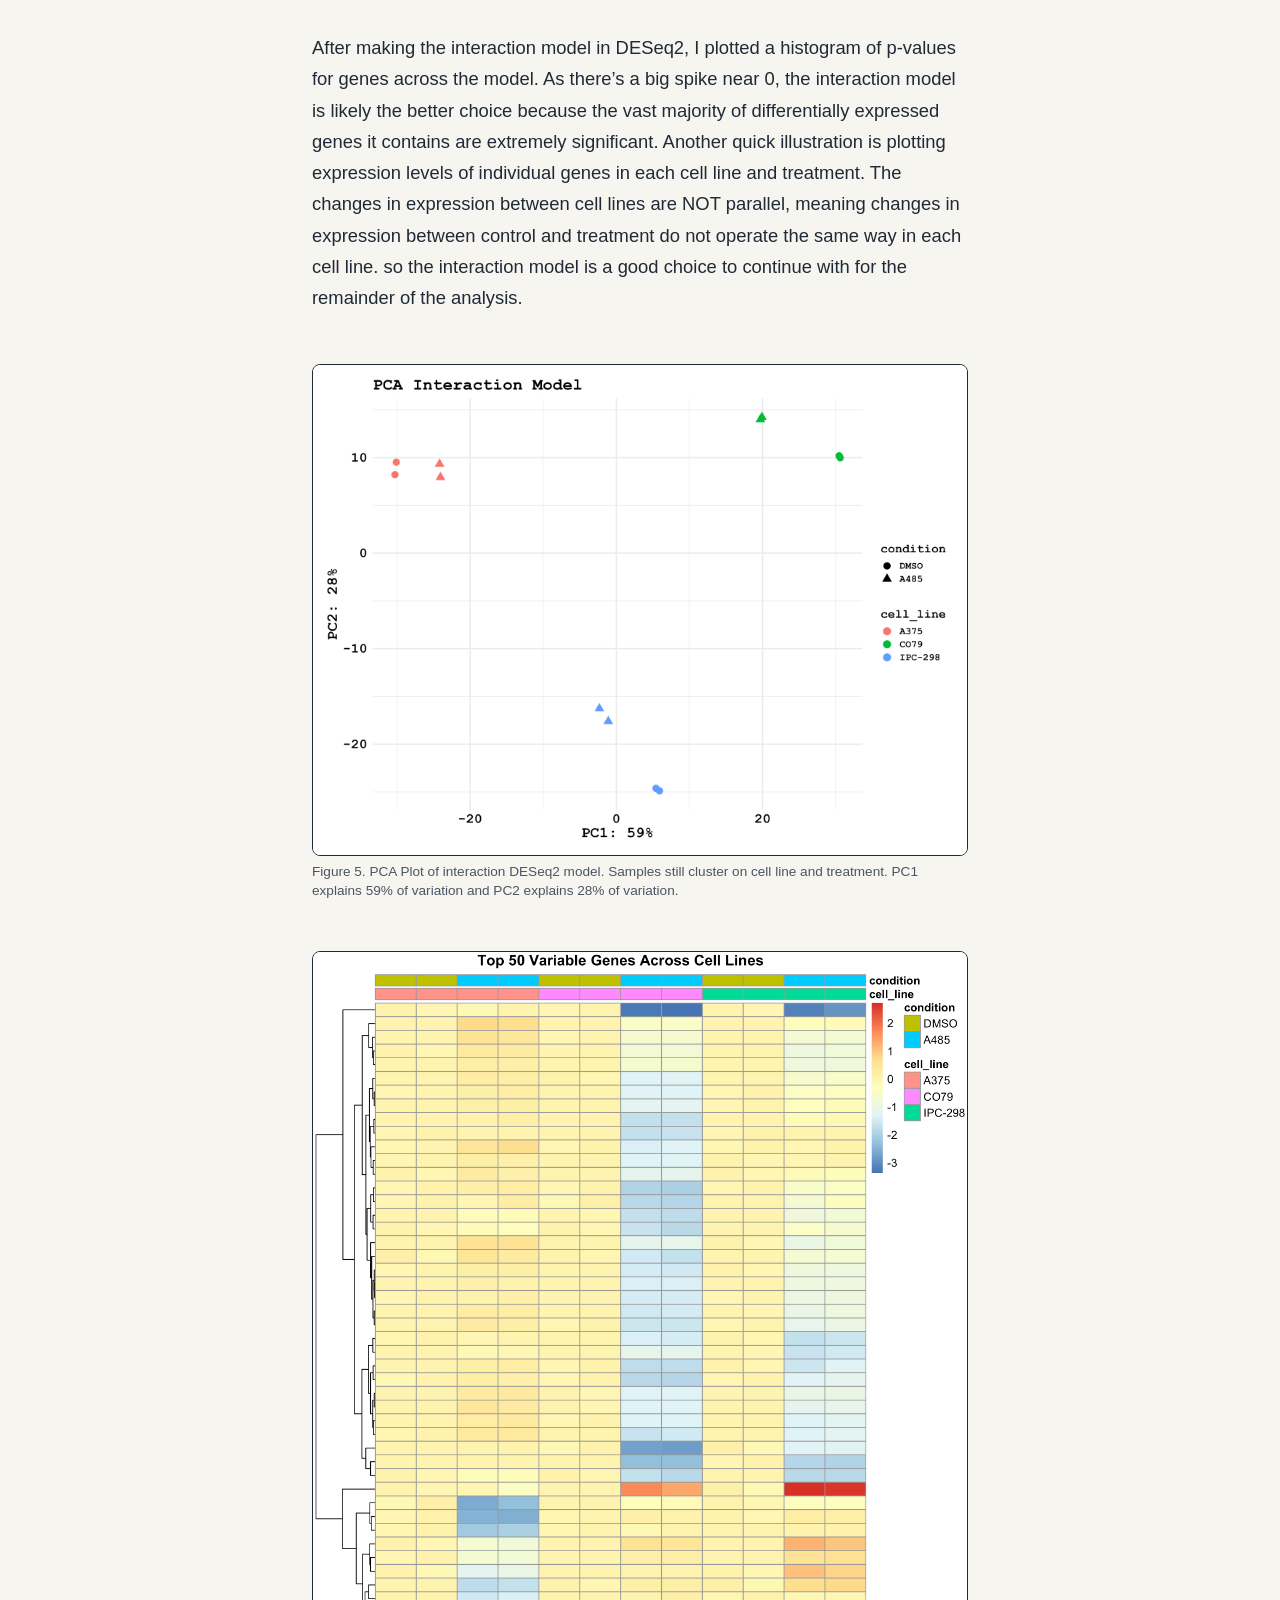
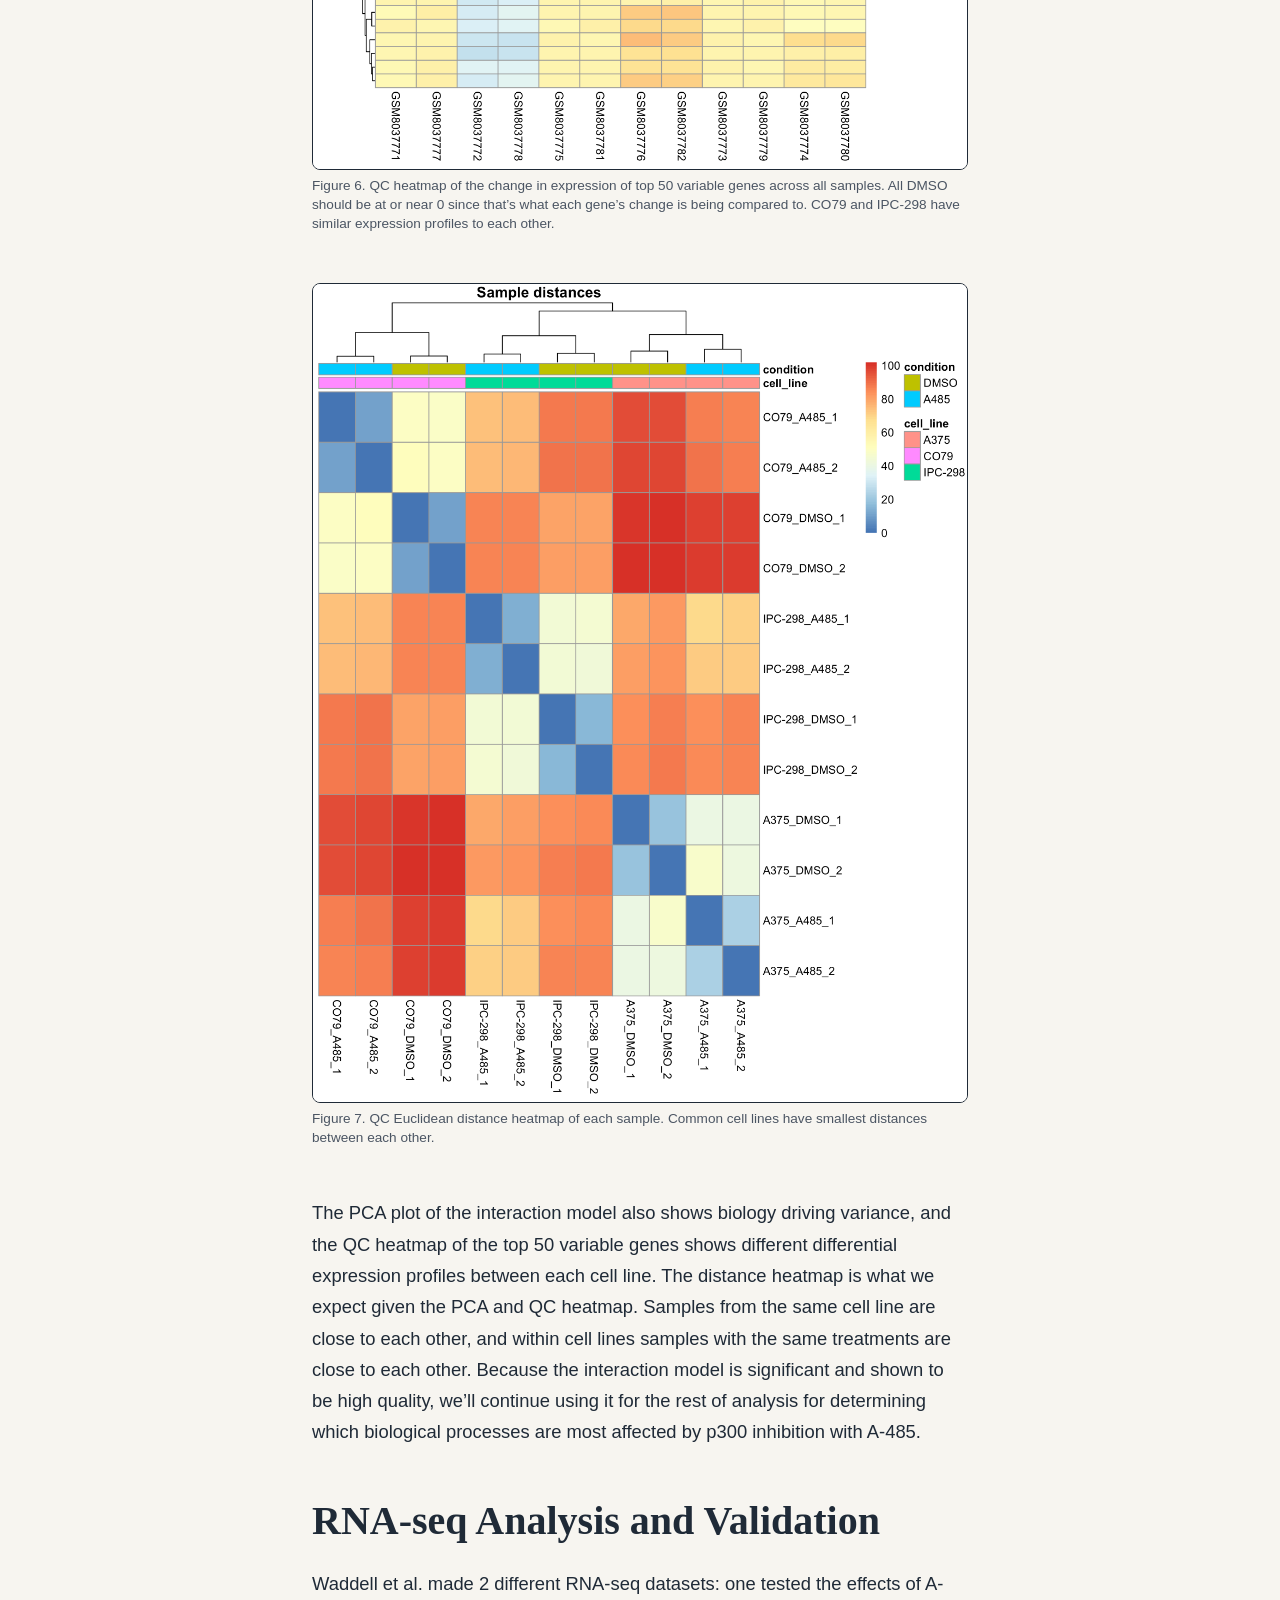
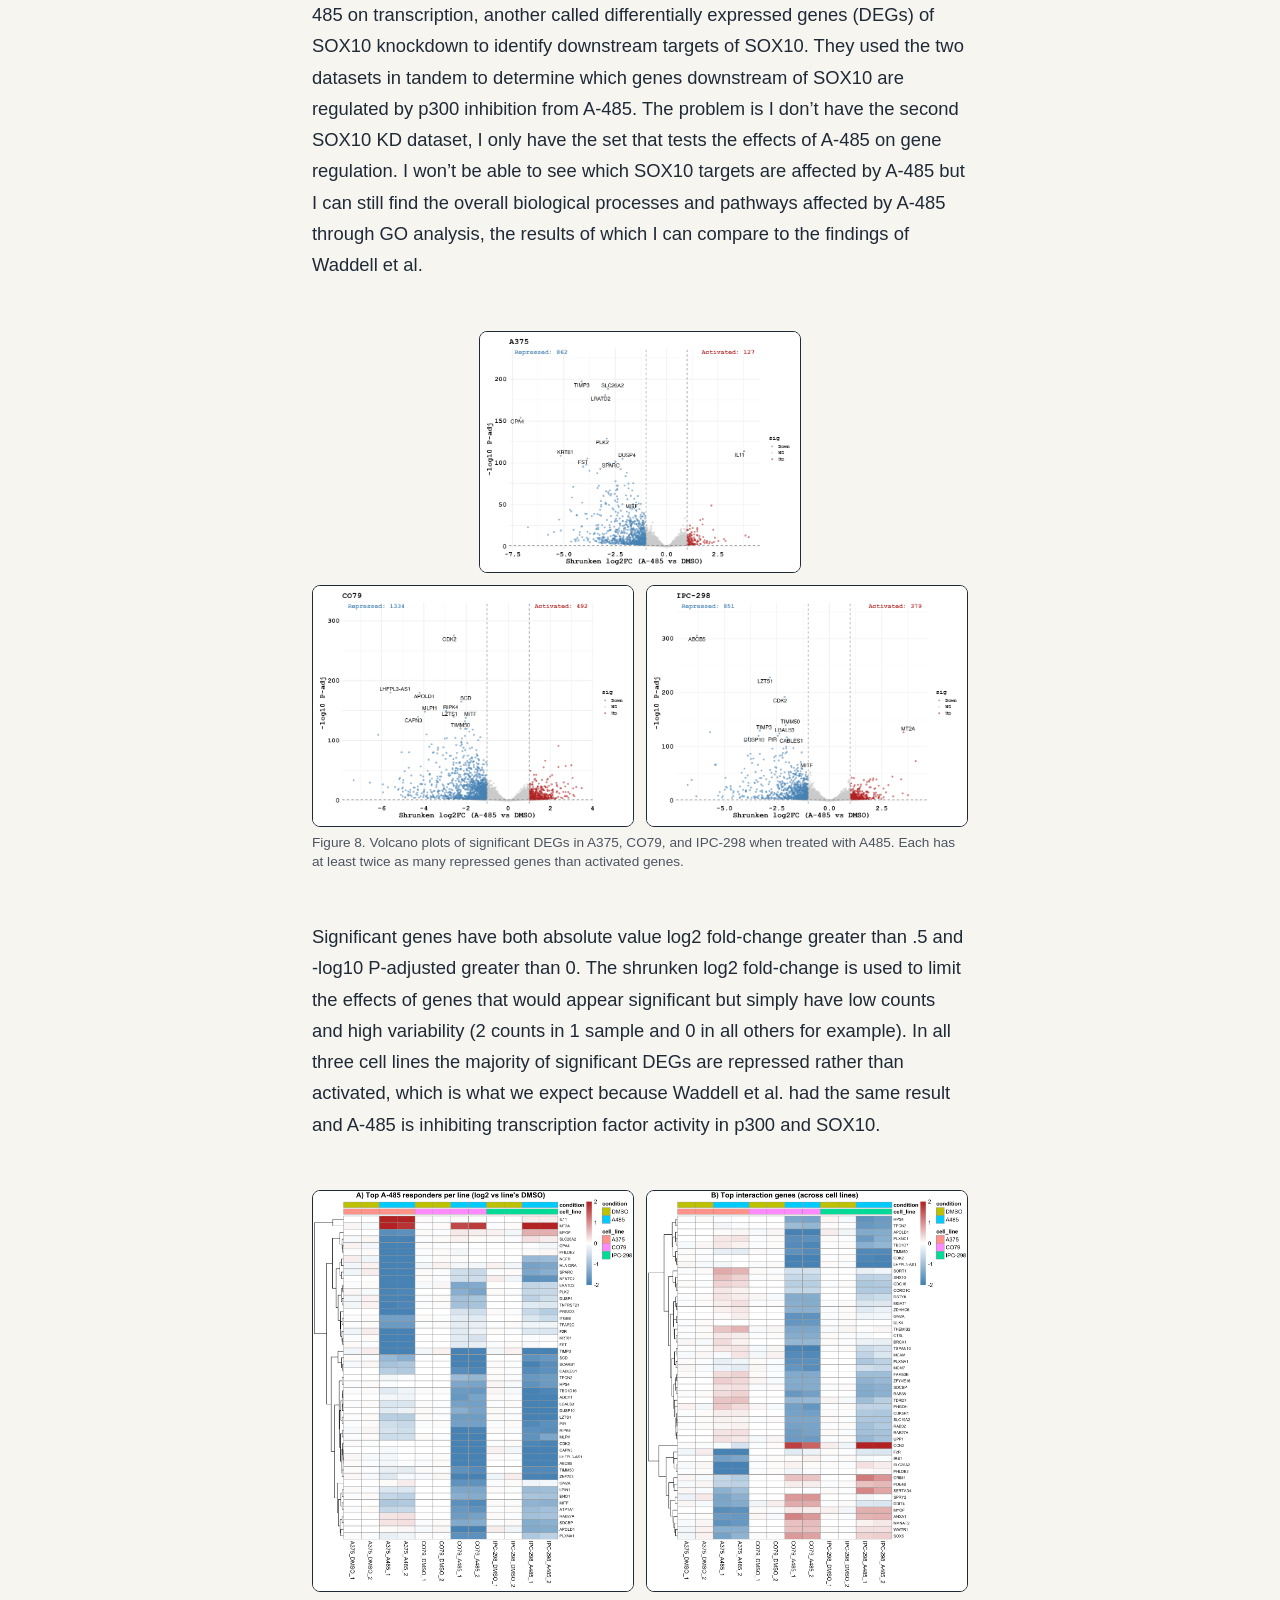
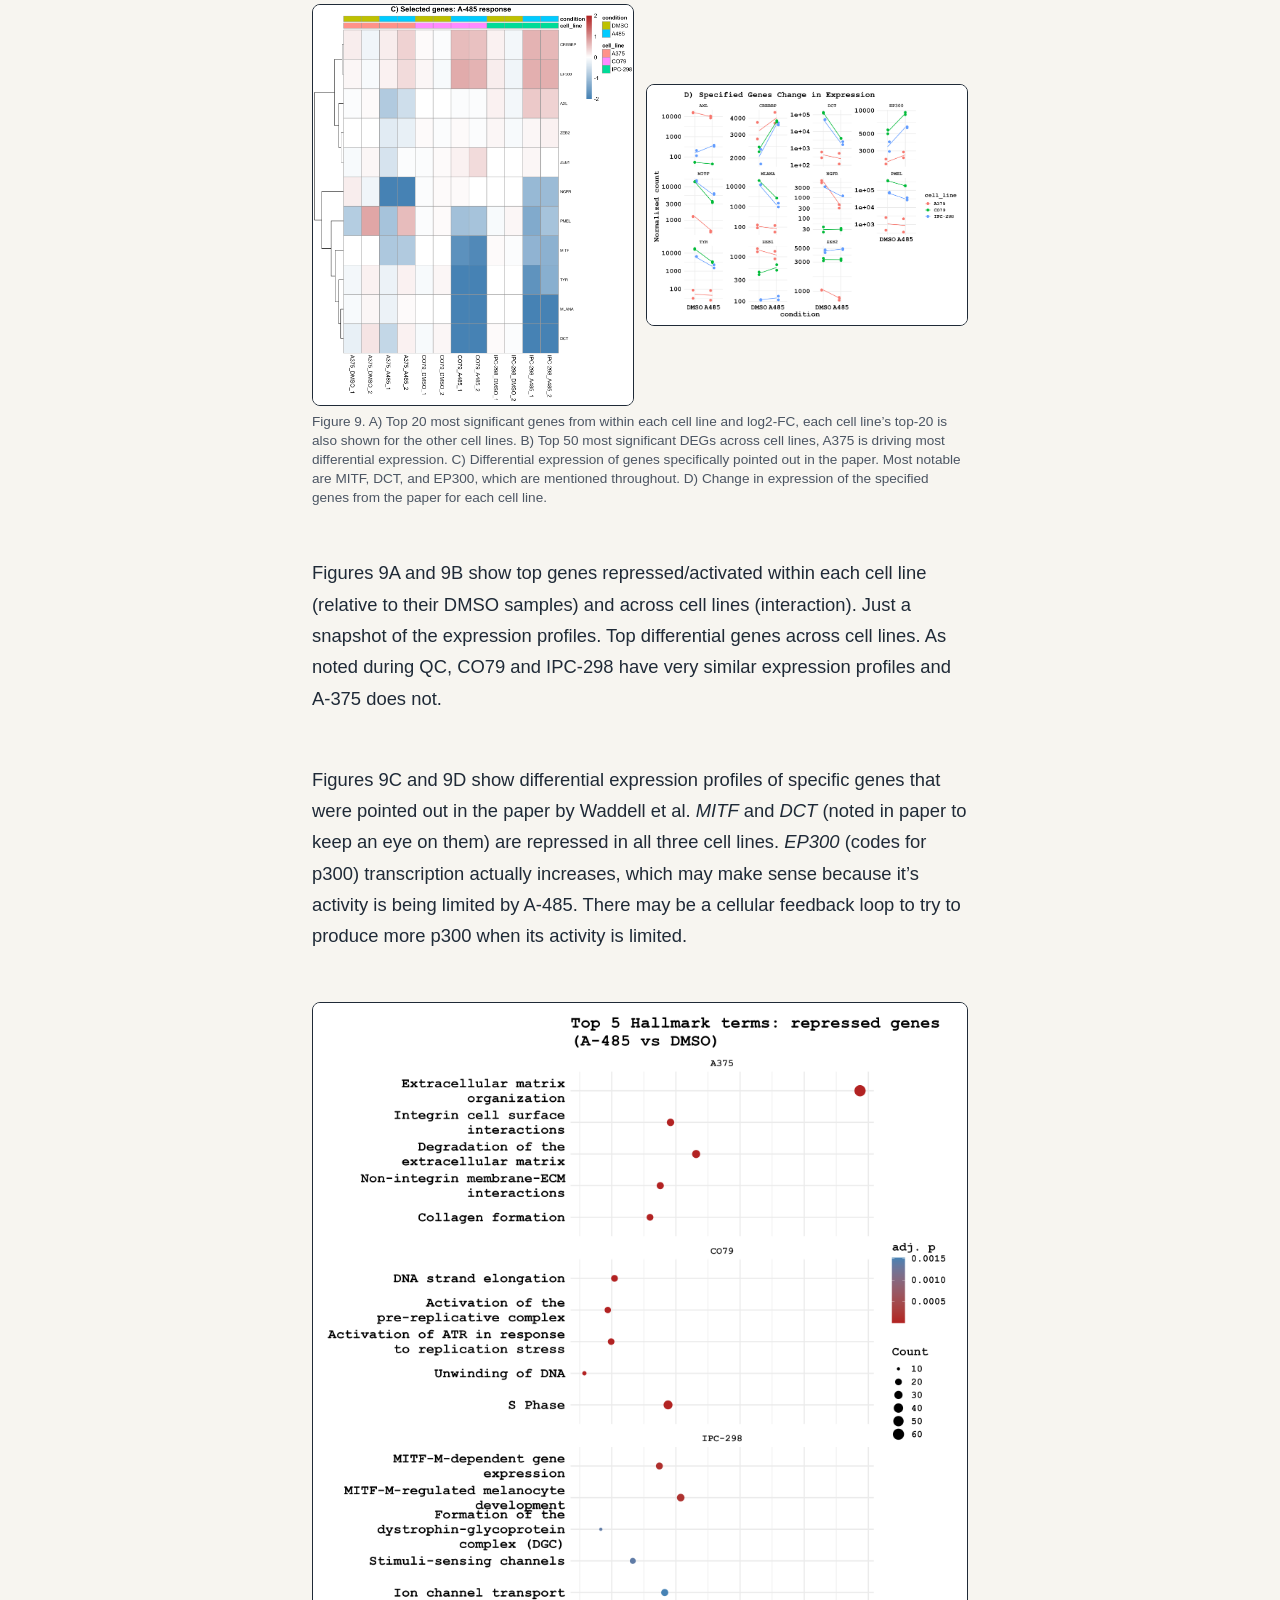
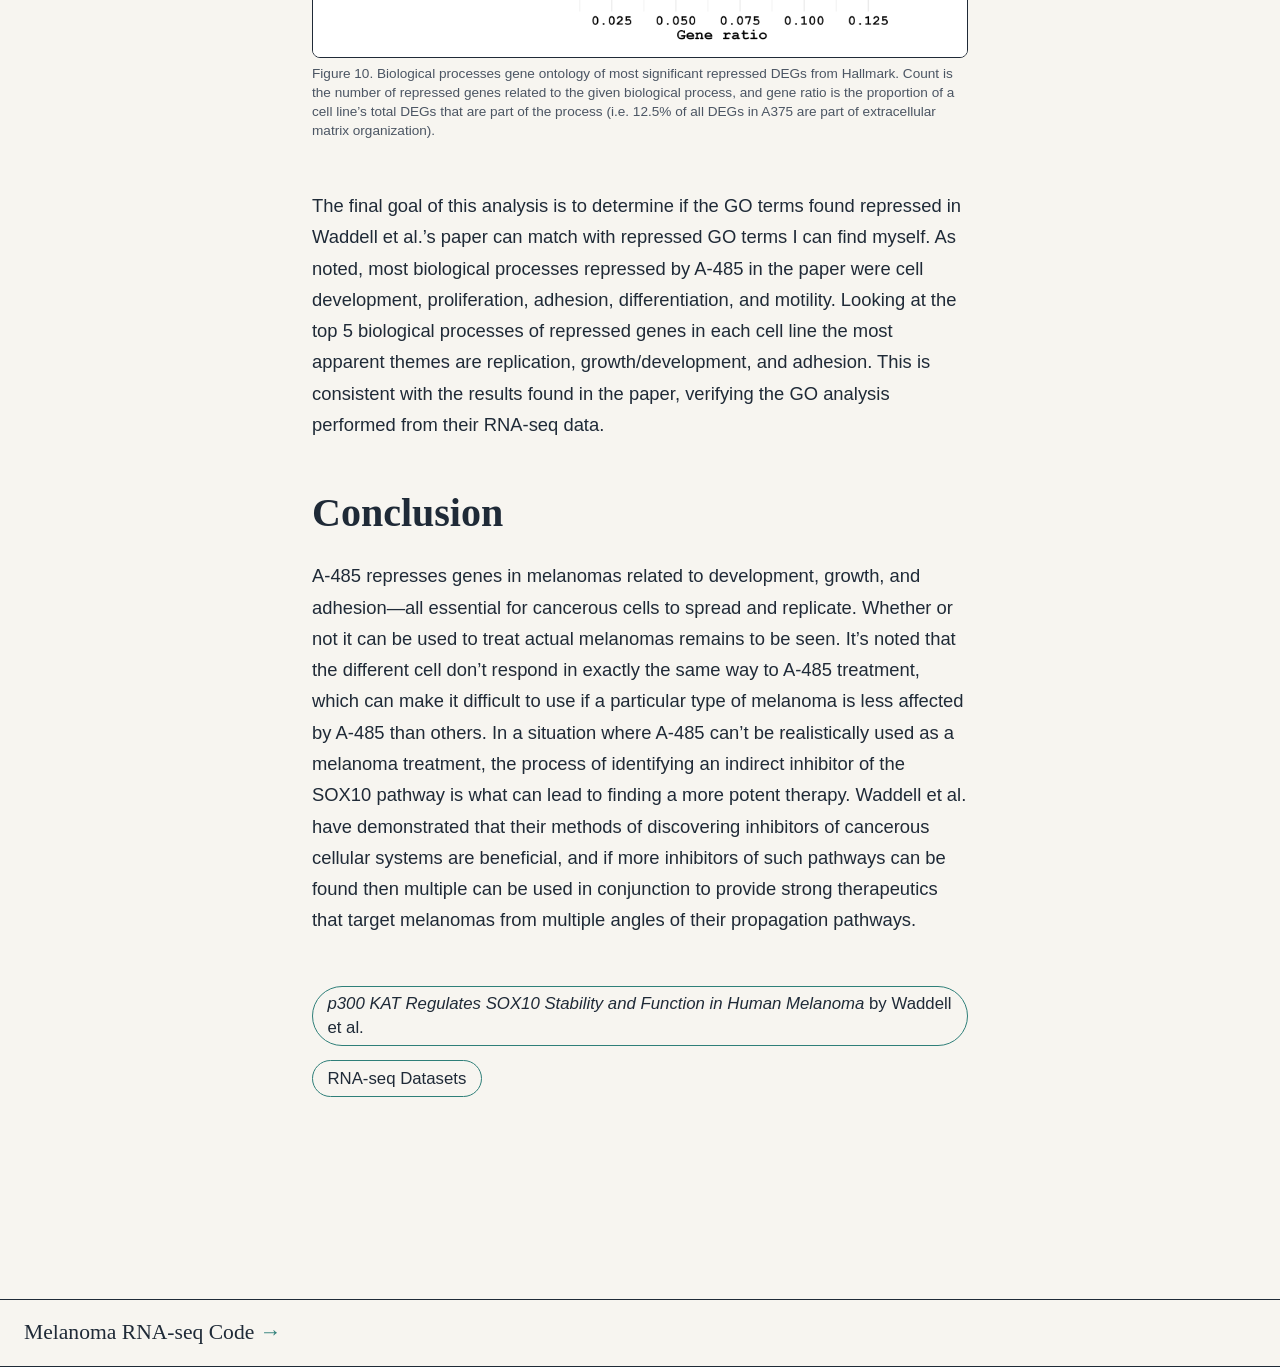
<file: melanoma.html>
<!DOCTYPE html>
<html lang="en">
<head>
    <meta charset="UTF-8">
    <meta name="viewport" content="width=device-width, initial-scale=1.0">
    <title>SOX10 In Melanoma</title>
    <link rel="stylesheet" href="CSS/style.css">
    <link rel="icon" href="images/favicon.png">
</head>

<body>
    
    <nav class="site-nav" aria-label="Main">
        <a href="index.html">Home</a>
        <a href="cv.html">CV</a>
        <a href="project_samples.html" aria-current="page">Project Samples</a>
        <a href="biography.html">Biography</a>
    </nav>

    <main class="content">
        <h1 class="content-title">RNA-seq Analysis of Melanoma With Inhibited p300</h1>


        <h2 class="content-title">Introduction</h2>

        <p>In the paper <i>p300 KAT Regulates SOX10 Stability and Function in Human Melanoma</i> (from Cancer Research Communications and linked at the bottom of this page) by Waddell et al, SOX10, a transcription factor (TF), is found to be dependent on the function of lysine acetyltransferase p300. SOX10 is highly expressed in a variety of melanomas (melanocytic, transitory, and neural-crest-like phenotypes), and it plays a significant role in tumor growth and development. However, in melanomas where SOX10 has loss-of-function mutations, the melanomas may gain resistance to immunotherapies. This is somewhat contradictory – active SOX10 increases tumor growth and development, but inactive SOX10 can result in both increased resistance to therapies and tumor metastatic potential, presenting a dilemma for coming up with therapies for melanomas that are propagated by SOX10. Its activity promotes tumor growth but directly shutting it off is not a viable option.</p>
        <p>To find a way to dampen melanoma development via the SOX10 pathway, the authors of this paper decided to find a regulator of SOX10 then measure the effects on the SOX10 pathway when inhibiting the regulator. P300 was identified as a mediator of the SOX10 pathway and measured the effects of inhibiting p300 with A-485 (a known inhibitor of p300). Shutting down the p300 co-regulator of SOX10 tests the potential for a different approach for a melanoma therapy that indirectly targets the SOX10 pathway.</p>
    
        <h2 class="content-title">Authors' Findings</h2>
        <p><i>SOX10</i> (gene locus that codes SOX10 protein) and <i>EP300</i> (locus that codes p300 protein) are co-amplified in both UV-associated and acral melanomas. Waddell et al. found that the two loci are extremely close to each other (3Mb apart) on chromosome 22. They performed a knockdown (KD) experiment on p300 and saw lower expression of SOX10 and MITF (another TF in melanomas regulated by p300 activity). In the knockdown experiment A-485 was used to limit p300 activity and showed lower SOX10 and MITF protein expression. When performing RNA-seq, SOX10 transcription and expression were completely unchanged in the presence of A-485, but SOX10 protein levels were decreased. Without active p300, SOX10 proteins are targeted for proteasome-driven degradation, showing that p300 acetyltransferase activity stabilizes the SOX10 protein to maintain its activity and prevent degradation. Lower SOX10 protein levels leads to lower transcript levels of many of its downstream targets. </p>
        <p>As I understand it, the primary SOX10 pathway/interaction with p300 is this: p300 and SOX10 are amplified together, p300 stabilizes and promotes SOX10 activity. Higher SOX10 activity leads to melanoma growth. Targeting SOX10 for loss-of-function can lead to higher melanoma invasion and metastasis due to SOX10 possibly having inhibitory properties on other cellular components and p300 possibly regulating SOX10 downstream targets in the absence of SOX10. Inhibiting p300 with A-485 induces SOX10 protein degradation AND inhibits activity of SOX10 downstream targets via p300 inhibition. Here’s a poorly drawn map of these interactions:</p>
        
        <figure class="content-figure">
            <img src="melanoma_images/pathway.jpeg" alt="SOX10/p300 pathway">
            <figcaption>SOX10/p300 interaction and pathway</figcaption>
        </figure>
        
        <p>Waddell et al. measured which cellular processes and pathways were inhibited by A-485 with a simple RNA-seq experiment across 3 different melanoma cell lines. They found the most common processes downregulated in melanomas by A-485 were related to cellular differentiation, adhesion, proliferation, development, and motility. They also performed a SOX10 knockdown RNA-seq to determine which genes are downstream of SOX10 regulation, and searched the first RNA-seq dataset for the genes identified in the SOX10 KD dataset. The majority of gene activity regulated by SOX10 was repressed when A-485 was present. This demonstrates that A-485 inhibition of p300 is a possible candidate for a therapy on melanomas induced by SOX10.</p>
        <p>My goal is to verify what the authors found in the RNA-seq portion of their paper. I was able to get their RNA-seq data from the 3 cell lines with A-485 treatment, but I don’t have the data from the SOX10 knockdown, meaning I don’t have a list of the genes regulated by SOX10 to see how they’re affected by presence of A-485. What I’m able to do is determine the biological processes of genes most affected by A-485 with gene ontology (GO) analysis and compare those results to what they found in the paper (cellular differentiation, adhesion, proliferation, development, and motility).</p>
    
        <h2 class="content-title">Quality Control and Model Selection</h2>
        <p>In the RNA-seq dataset there are three cell lines, two treatments, and two replicates in for each totaling 12 samples. The cell lines are named A375 (UV-associated, and not related to the inhibitor A-485), IPC-298 (UV-associated), and CO79 (acral). The treatments are DMSO (control) and A-485 (p300 inhibitor). The data will be analyzed with DESeq2 in R. Because there are 3 different cell lines along with different treatments, there are a total of 6 different conditions in the dataset which should be accounted for when building a DESeq2 object. One way of accounting for both cell line and treatment is to just include each term separately in the DESeq object. This would assume that all genes are repressed or activated in the same way across cell lines. The other way is to include interaction between the two terms, which would assume genes are repressed and activated in different ways between cell lines when exposed to A-485. </p>
        <p>For each model we’ll do some quality control to double check that biology and treatments are primarily driving variance between samples, then also quickly see how many genes are being differentially expressed across all samples. </p>
        
        <figure class="content-figure">
            <img src="melanoma_images/pca1.png" alt="Model 1 PCA plot">
            <figcaption>Figure 1. PCA plot of first DESeq2 model. PC1 explains 60% of variance in the data, PC2 explains 30% of variance. Cell lines all cluster together, and treatments cluster together within cell lines.</figcaption>
        </figure>

        <figure class="content-figure">
            <img src="melanoma_images/MA.png" alt="Model 1 MA plot">
            <figcaption>Figure 2. MA plot produced with standard plotMA() function in DESeq2. Quickly shows there are high counts of differentially expressed genes across the dataset. Genes colored blue are considered significant.</figcaption>
        </figure>

        <p>The PCA plots shows that common cell lines are clustering together and treatment replicates within cell lines are also clustering together, meaning the underlying biology is what’s driving variance between gene expression. The MA plot shows there are high counts of differentially expressed genes across all samples. Overall this is very good, but interaction between cell line and treatment needs to be examined.</p>
    
        <figure class="content-figure">
            <img src="melanoma_images/interaction_sig_hist.png" alt="Model 2 Significant Genes Histogram">
            <figcaption>Figure 3. Histogram of significant genes in DESeq2 model with interaction between cell lines and treatment. Highest counts near p-value = 0.</figcaption>    
        </figure>

        <figure class="content-figure">
            <img src="melanoma_images/top_counts.png" alt="Model 2 Significant Genes Change in Expression">
            <figcaption>Figure 4. Most significant genes differentially expressed within cell lines. Non-parallel lines show difference in cell line expression. A375 differential expression patterns are different from CO79 and IPC-298.</figcaption>
        </figure>
    
        <p>After making the interaction model in DESeq2, I plotted a histogram of p-values for genes across the model. As there’s a big spike near 0, the interaction model is likely the better choice because the vast majority of differentially expressed genes it contains are extremely significant. Another quick illustration is plotting expression levels of individual genes in each cell line and treatment. The changes in expression between cell lines are NOT parallel, meaning changes in expression between control and treatment do not operate the same way in each cell line. so the interaction model is a good choice to continue with for the remainder of the analysis.</p>
    
        <figure class="content-figure">
            <img src="melanoma_images/pca_int.png" alt="Model 2 PCA Plot">
            <figcaption>Figure 5. PCA Plot of interaction DESeq2 model. Samples still cluster on cell line and treatment. PC1 explains 59% of variation and PC2 explains 28% of variation.</figcaption>    
        </figure>

        <figure class="content-figure">
            <img src="melanoma_images/top_50_heatmap.png" alt="Top 50 variable genes heatmap">
            <figcaption>Figure 6. QC heatmap of the change in expression of top 50 variable genes across all samples. All DMSO should be at or near 0 since that’s what each gene’s change is being compared to. CO79 and IPC-298 have similar expression profiles to each other. </figcaption>    
        </figure>

        <figure class="content-figure">
            <img src="melanoma_images/distances_heatmap.png" alt="Distances heatmap">
            <figcaption>Figure 7. QC Euclidean distance heatmap of each sample. Common cell lines have smallest distances between each other. </figcaption>
        </figure>
        
        <p>The PCA plot of the interaction model also shows biology driving variance, and the QC heatmap of the top 50 variable genes shows different differential expression profiles between each cell line. The distance heatmap is what we expect given the PCA and QC heatmap. Samples from the same cell line are close to each other, and within cell lines samples with the same treatments are close to each other. Because the interaction model is significant and shown to be high quality, we’ll continue using it for the rest of analysis for determining which biological processes are most affected by p300 inhibition with A-485.</p>
    
    
    
        <h2 class="content-title">RNA-seq Analysis and Validation</h2>
        <p>Waddell et al. made 2 different RNA-seq datasets: one tested the effects of A-485 on transcription, another called differentially expressed genes (DEGs) of SOX10 knockdown to identify downstream targets of SOX10. They used the two datasets in tandem to determine which genes downstream of SOX10 are regulated by p300 inhibition from A-485. The problem is I don’t have the second SOX10 KD dataset, I only have the set that tests the effects of A-485 on gene regulation. I won’t be able to see which SOX10 targets are affected by A-485 but I can still find the overall biological processes and pathways affected by A-485 through GO analysis, the results of which I can compare to the findings of Waddell et al.</p>
        
        <figure class="content-figure content-figure-multi--three">
            <div class="figure-grid">
                <img src="melanoma_images/vol_A375.png" alt="A375 volcano plot">
                <img src="melanoma_images/vol_CO79.png" alt="CO79 volcano plot">
                <img src="melanoma_images/vol_IPC.png" alt="IPC-298 volcano plot">
            </div>
            <figcaption>Figure 8. Volcano plots of significant DEGs in A375, CO79, and IPC-298 when treated with A485. Each has at least twice as many repressed genes than activated genes. </figcaption>
        </figure>

        <p>Significant genes have both absolute value log2 fold-change greater than .5 and -log10 P-adjusted greater than 0. The shrunken log2 fold-change is used to limit the effects of genes that would appear significant but simply have low counts and high variability (2 counts in 1 sample and 0 in all others for example). In all three cell lines the majority of significant DEGs are repressed rather than activated, which is what we expect because Waddell et al. had the same result and A-485 is inhibiting transcription factor activity in p300 and SOX10. </p>
        
        <figure class="content-figure content-figure-multi">
            <div class="figure-grid">
                <img src="melanoma_images/top_20_heatmap.png" alt="Top 20 DEGs each cell line">
                <img src="melanoma_images/top_50_interaction_heatmap.png" alt="Top 50 DEGs across cell lines">
                <img src="melanoma_images/selected_genes_heatmap.png" alt="Differential expression of genes named in paper">
                <img src="melanoma_images/spec_genes_DEG.png" alt="Change in expressin of selected genes">
            </div>
            <figcaption>Figure 9. A) Top 20 most significant genes from within each cell line and log2-FC, each cell line’s top-20 is also shown for the other cell lines. B) Top 50 most significant DEGs across cell lines, A375 is driving most differential expression. C) Differential expression of genes specifically pointed out in the paper. Most notable are MITF, DCT, and EP300, which are mentioned throughout. D) Change in expression of the specified genes from the paper for each cell line.</figcaption>
        </figure>
        
        <p>Figures 9A and 9B show top genes repressed/activated within each cell line (relative to their DMSO samples) and across cell lines (interaction). Just a snapshot of the expression profiles. Top differential genes across cell lines. As noted during QC, CO79 and IPC-298 have very similar expression profiles and A-375 does not.</p>
        <p>Figures 9C and 9D show differential expression profiles of specific genes that were pointed out in the paper by Waddell et al. <i>MITF</i> and <i>DCT</i> (noted in paper to keep an eye on them) are repressed in all three cell lines. <i>EP300</i> (codes for p300) transcription actually increases, which may make sense because it’s activity is being limited by A-485. There may be a cellular feedback loop to try to produce more p300 when its activity is limited.</p>
        
        
        <figure class="content-figure">
            <img src="melanoma_images/hallmark_GO.png" alt="Repressed Hallmark GO terms">
            <figcaption>Figure 10. Biological processes gene ontology of most significant repressed DEGs from Hallmark. Count is the number of repressed genes related to the given biological process, and gene ratio is the proportion of a cell line’s total DEGs that are part of the process (i.e. 12.5% of all DEGs in A375 are part of extracellular matrix organization).</figcaption>
        </figure>


        <p>The final goal of this analysis is to determine if the GO terms found repressed in Waddell et al.’s paper can match with repressed GO terms I can find myself. As noted, most biological processes repressed by A-485 in the paper were cell development, proliferation, adhesion, differentiation, and motility. Looking at the top 5 biological processes of repressed genes in each cell line the most apparent themes are replication, growth/development, and adhesion. This is consistent with the results found in the paper, verifying the GO analysis performed from their RNA-seq data. </p>
        
        <h2 class="content-title">Conclusion</h2>
        <p>A-485 represses genes in melanomas related to development, growth, and adhesion—all essential for cancerous cells to spread and replicate. Whether or not it can be used to treat actual melanomas remains to be seen. It’s noted that the different cell don’t respond in exactly the same way to A-485 treatment, which can make it difficult to use if a particular type of melanoma is less affected by A-485 than others. In a situation where A-485 can’t be realistically used as a melanoma treatment, the process of identifying an indirect inhibitor of the SOX10 pathway is what can lead to finding a more potent therapy. Waddell et al. have demonstrated that their methods of discovering inhibitors of cancerous cellular systems are beneficial, and if more inhibitors of such pathways can be found then multiple can be used in conjunction to provide strong therapeutics that target melanomas from multiple angles of their propagation pathways. </p>
    
        
       
        

        <div class="pill-links">
            <a class="pill-link" href="https://pmc.ncbi.nlm.nih.gov/articles/PMC11293458/#_ad93_"><i>p300 KAT Regulates SOX10 Stability and Function in Human Melanoma</i> by Waddell et al.</a>
            <a class="pill-link" href="https://www.ncbi.nlm.nih.gov/geo/query/acc.cgi?acc=GSE254326">RNA-seq Datasets</a>
        </div>    

    </main>





<div class="code-link">
  <a href="melanoma_code.html" target="_blank" rel="noopener">
    <span class="code-link-title">Melanoma RNA-seq Code</span>
  </a>
</div>

<script src="lightbox.js"></script>
</body>
</file>
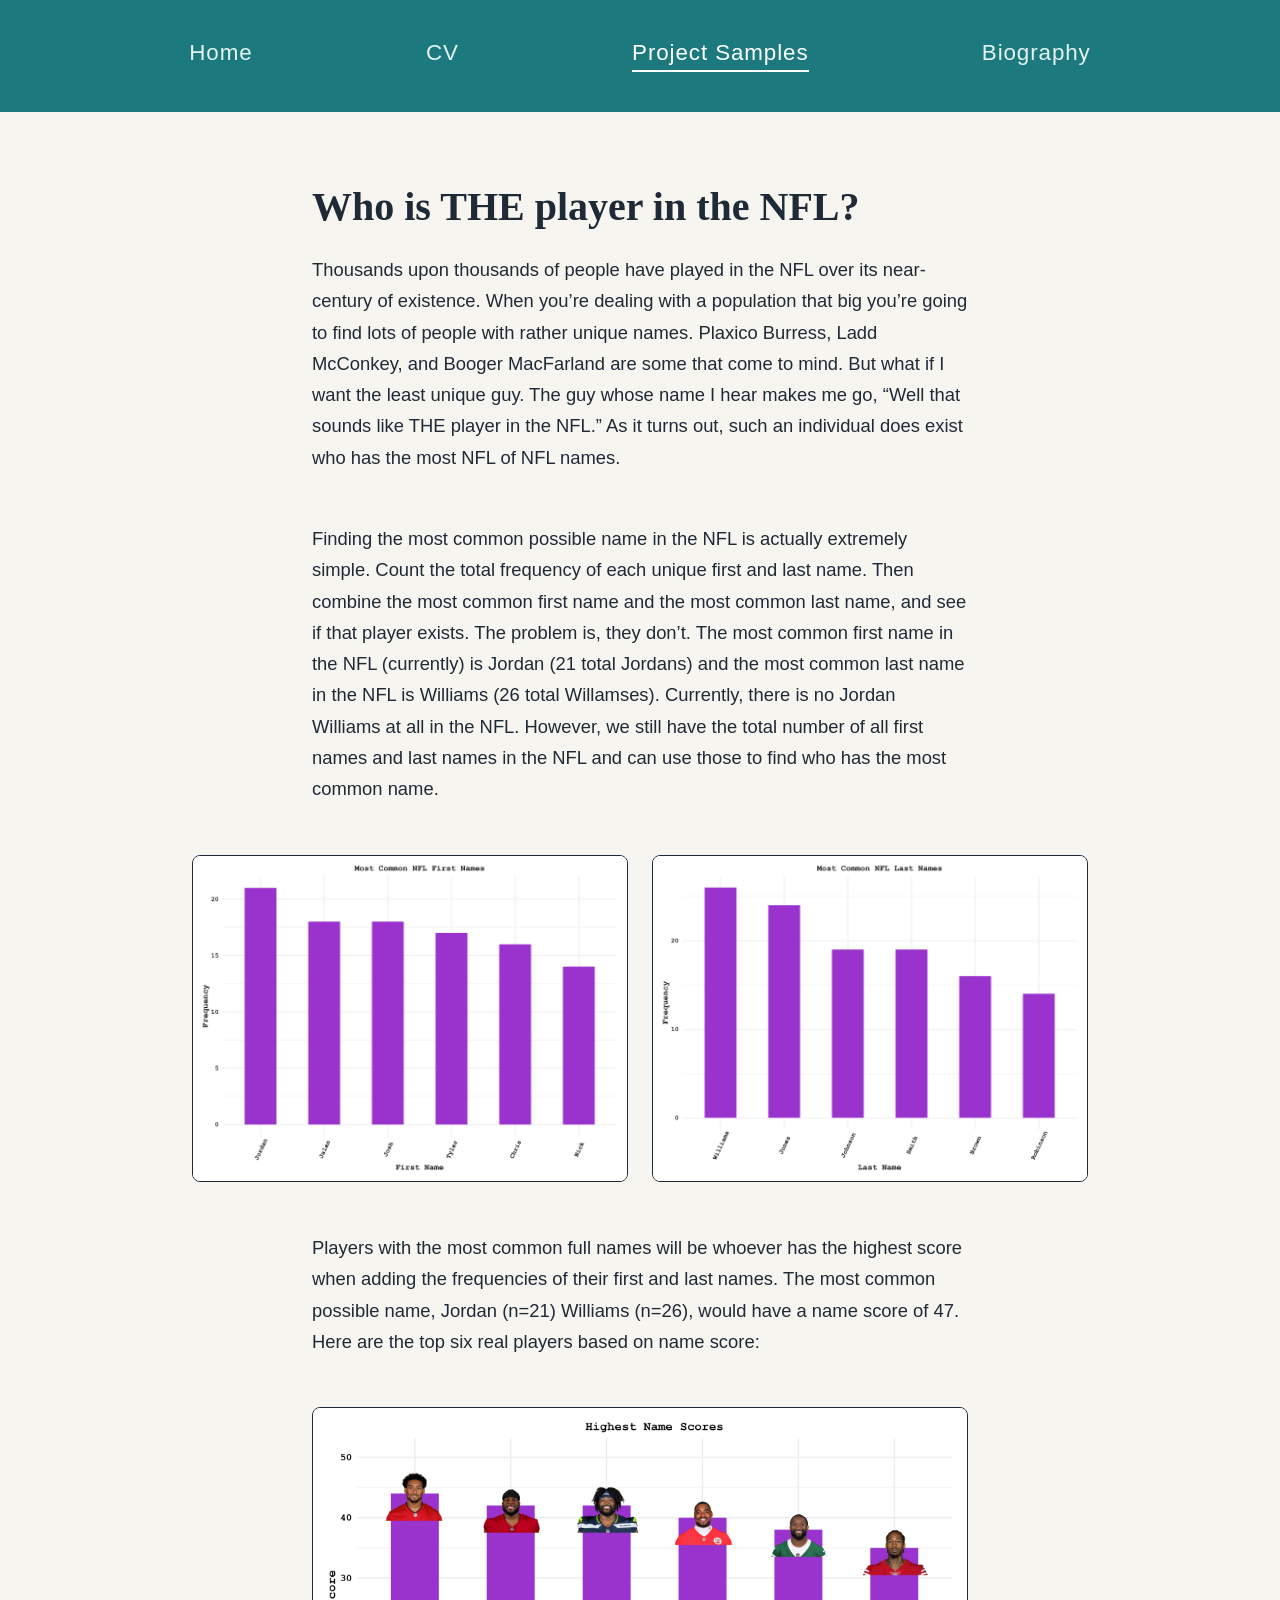
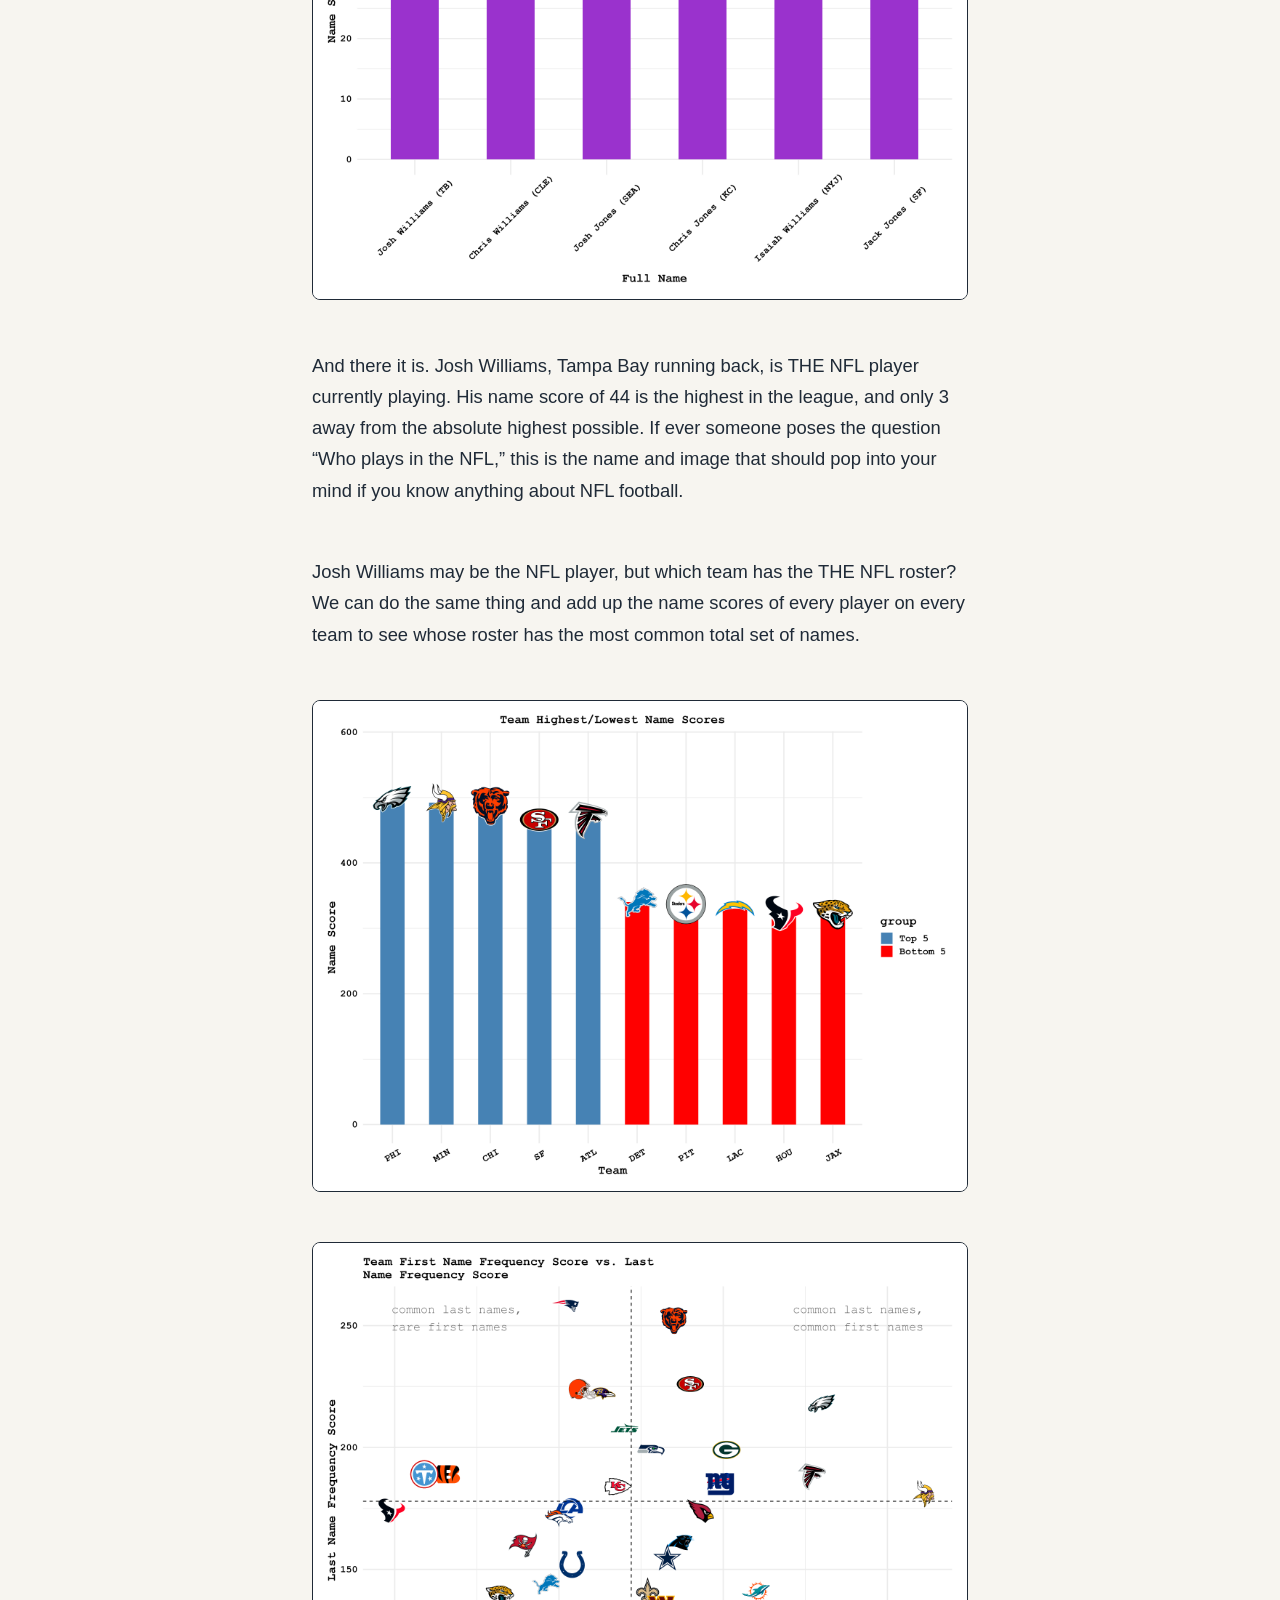
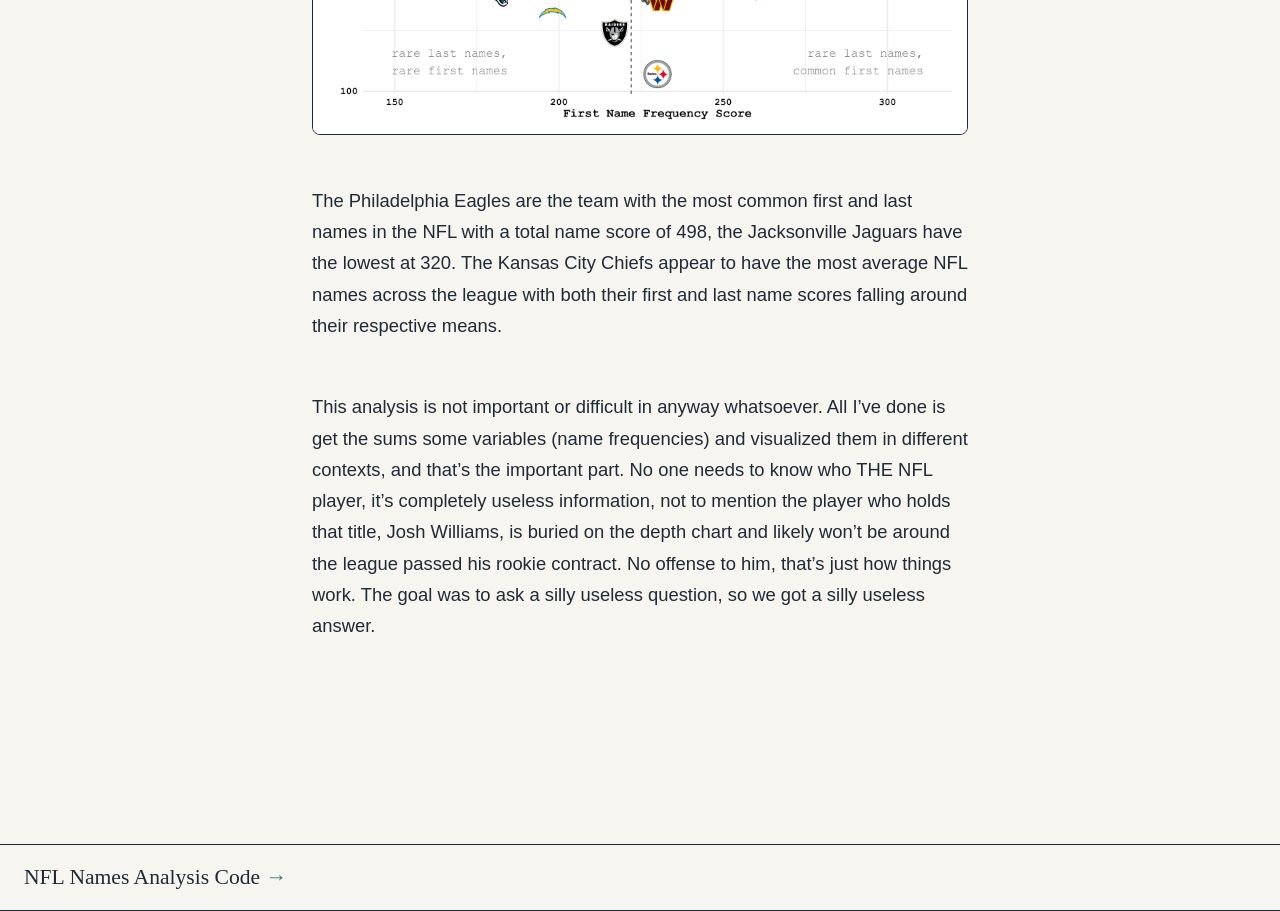
<file: nfl_names.html>
<!DOCTYPE html>
<html lang="en">
<head>
    <meta charset="UTF-8">
    <meta name="viewport" content="width=device-width, initial-scale=1.0">
    <title>Austen Jack Project Samples</title>
    <link rel="stylesheet" href="CSS/style.css">
    
</head>


<body>
    
    <nav class="site-nav" aria-label="Main">
        <a href="index.html">Home</a>
        <a href="cv.html">CV</a>
        <a href="project_samples.html" aria-current="page">Project Samples</a>
        <a href="biography.html">Biography</a>
    </nav>



<main class="content">
    <h1 class="content-title">Who is THE player in the NFL?</h1>
    <p>Thousands upon thousands of people have played in the NFL over its near-century of existence. When you’re dealing with a population that big you’re going to find lots of people with rather unique names. Plaxico Burress, Ladd McConkey, and Booger MacFarland are some that come to mind. But what if I want the least unique guy. The guy whose name I hear makes me go, “Well that sounds like THE player in the NFL.” As it turns out, such an individual does exist who has the most NFL of NFL names.</p>
    
    <p>Finding the most common possible name in the NFL is actually extremely simple. Count the total frequency of each unique first and last name. Then combine the most common first name and the most common last name, and see if that player exists. The problem is, they don’t. The most common first name in the NFL (currently) is Jordan (21 total Jordans) and the most common last name in the NFL is Williams (26 total Willamses). Currently, there is no Jordan Williams at all in the NFL. However, we still have the total number of all first names and last names in the NFL and can use those to find who has the most common name.</p>

    <div class="content-figure-pair">
        <figure class="content-figure">
            <img src="nfl_names_images/common_first_names.png" alt="Most Common First Names in the NFl">
        </figure>
 
        <figure class="content-figure">
            <img src="nfl_names_images/common_last_names.png" alt="Most Common Last Names in the NFl">
        </figure>
    </div>

    <p>Players with the most common full names will be whoever has the highest score when adding the frequencies of their first and last names. The most common possible name, Jordan (n=21) Williams (n=26), would have a name score of 47. Here are the top six real players based on name score:</p>

    <figure class="content-figure">
            <img src="nfl_names_images/most_common_full_names.png" alt="Most Common Full Names in the NFl">
    </figure>

    <p>And there it is. Josh Williams, Tampa Bay running back, is THE NFL player currently playing. His name score of 44 is the highest in the league, and only 3 away from the absolute highest possible. If ever someone poses the question “Who plays in the NFL,” this is the name and image that should pop into your mind if you know anything about NFL football.</p>
    
    <p>Josh Williams may be the NFL player, but which team has the THE NFL roster? We can do the same thing and add up the name scores of every player on every team to see whose roster has the most common total set of names.</p>

    <figure class="content-figure">
            <img src="nfl_names_images/most_common_team_names.png" alt="Teams With Most and Least Common Names in the NFl">
    </figure>

    <figure class="content-figure">
            <img src="nfl_names_images/team_name_scatter.png" alt="Team First Name Commonness Score vs Last Name Commonness Score">
    </figure>

    <p>The Philadelphia Eagles are the team with the most common first and last names in the NFL with a total name score of 498, the Jacksonville Jaguars have the lowest at 320. The Kansas City Chiefs appear to have the most average NFL names across the league with both their first and last name scores falling around their respective means. </p>
    <p>This analysis is not important or difficult in anyway whatsoever. All I’ve done is get the sums some variables (name frequencies) and visualized them in different contexts, and that’s the important part. No one needs to know who THE NFL player, it’s completely useless information, not to mention the player who holds that title, Josh Williams, is buried on the depth chart and likely won’t be around the league passed his rookie contract. No offense to him, that’s just how things work. The goal was to ask a silly useless question, so we got a silly useless answer.</p>
</main>

<div class="code-link">
  <a href="NFL_names_code.html" target="_blank" rel="noopener">
    <span class="code-link-title">NFL Names Analysis Code</span>
  </a>
</div>

<script src="lightbox.js"></script>
</body>
</html>
</file>
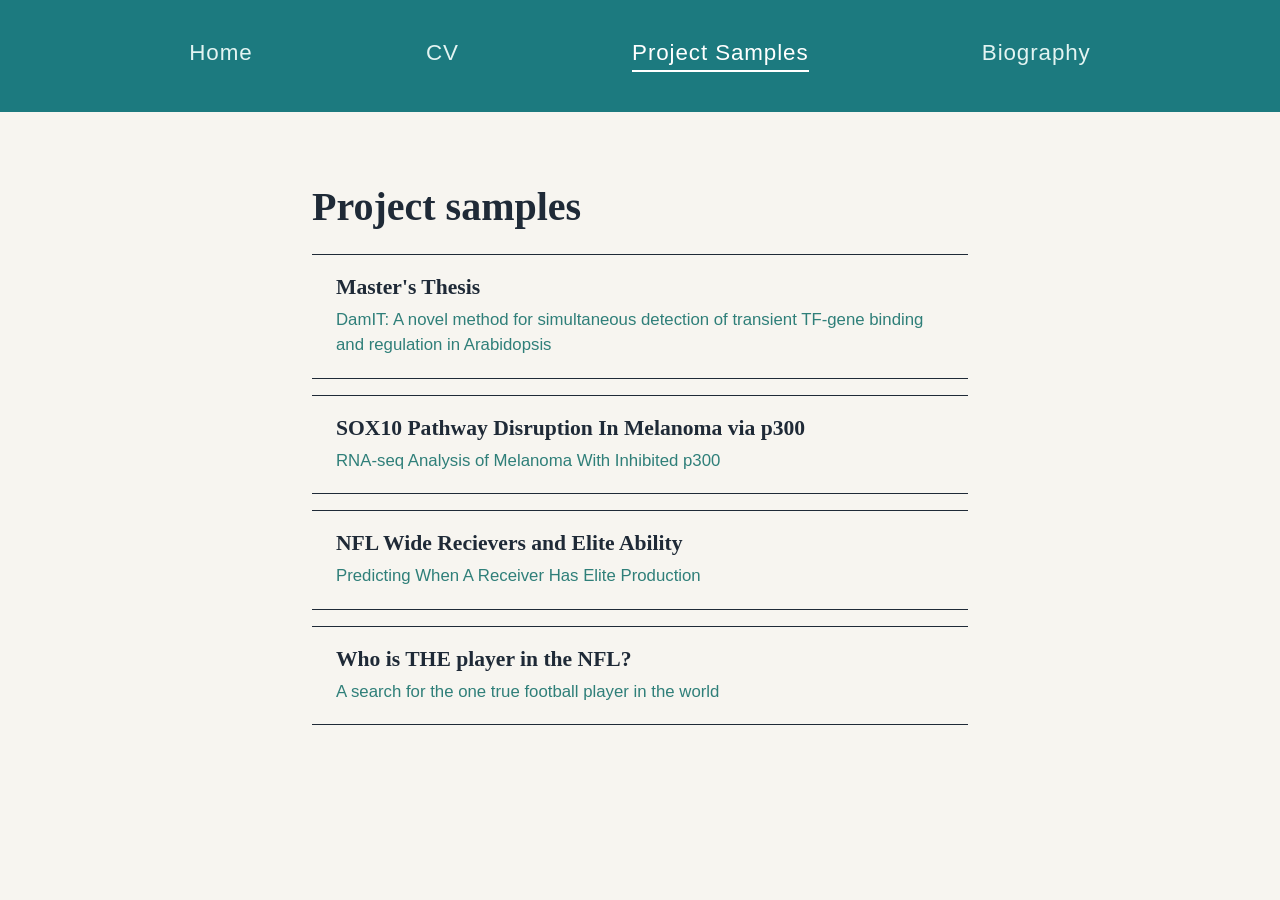
<file: project_samples.html>
<!DOCTYPE html>
<html lang="en">
<head>
    <meta charset="UTF-8">
    <meta name="viewport" content="width=device-width, initial-scale=1.0">
    <title>Austen Jack Project Samples</title>
    <link rel="stylesheet" href="CSS/style.css">
    <link rel="icon" href="images/favicon.png">
</head>


<body>
    
    <nav class="site-nav" aria-label="Main">
        <a href="index.html">Home</a>
        <a href="cv.html">CV</a>
        <a href="project_samples.html" aria-current="page">Project Samples</a>
        <a href="biography.html">Biography</a>
    </nav>



  <main class="content">
    <h1 class="content-title">Project samples</h1>
 
    <div class="project-list">
 
      <a class="project-link" href="masters_thesis.html">
        <h2 class="project-link-title">Master's Thesis</h2>
        <div class="project-link-caption">DamIT: A novel method for simultaneous detection of transient TF-gene binding and regulation in Arabidopsis</div>
      </a>

      <a class="project-link" href="melanoma.html">
        <h2 class="project-link-title">SOX10 Pathway Disruption In Melanoma via p300</h2>
        <div class="project-link-caption">RNA-seq Analysis of Melanoma With Inhibited p300</div>
      </a>
 
      <a class="project-link" href="WR_elite.html">
        <h2 class="project-link-title">NFL Wide Recievers and Elite Ability</h2>
        <div class="project-link-caption">Predicting When A Receiver Has Elite Production</div>
      </a>
 
      <a class="project-link" href="nfl_names.html">
        <h2 class="project-link-title">Who is THE player in the NFL?</h2>
        <div class="project-link-caption">A search for the one true football player in the world</div>
      </a>
 
    </div>
  </main>
 

</body>
</html>
</file>
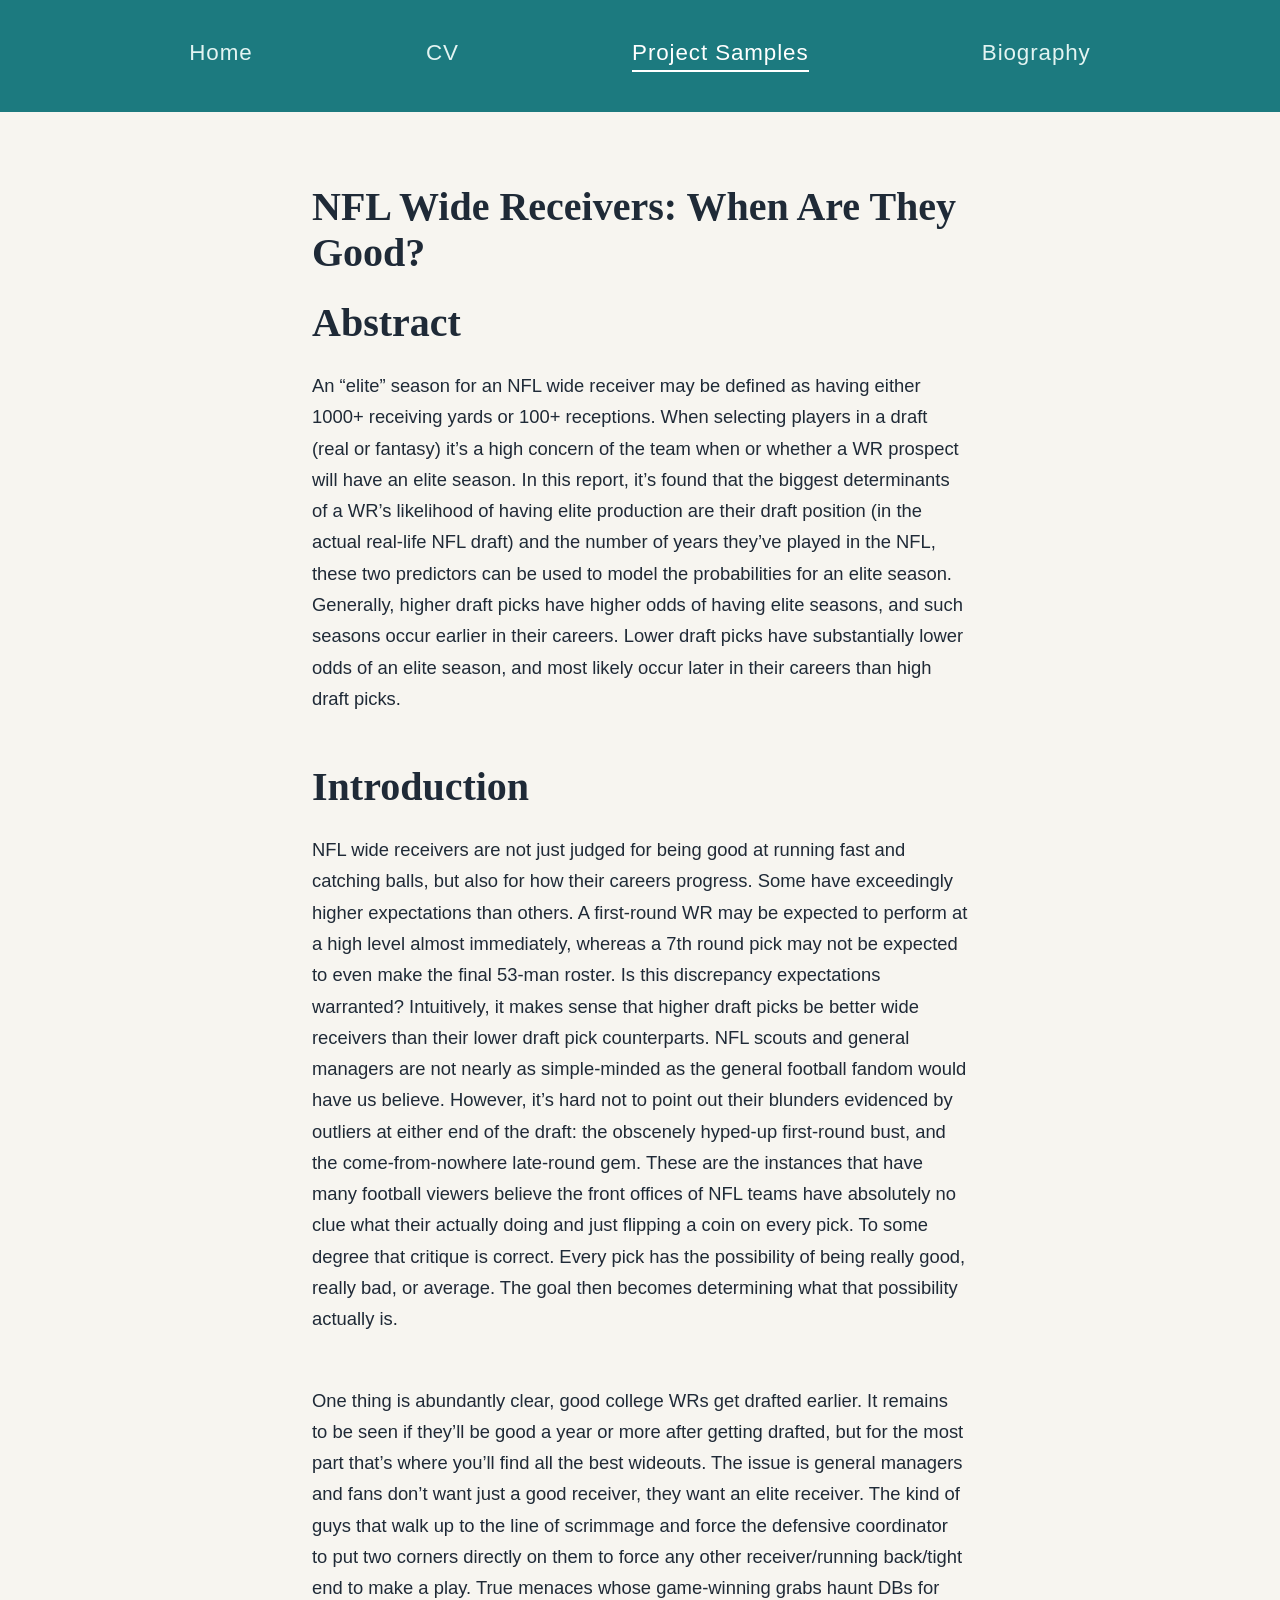
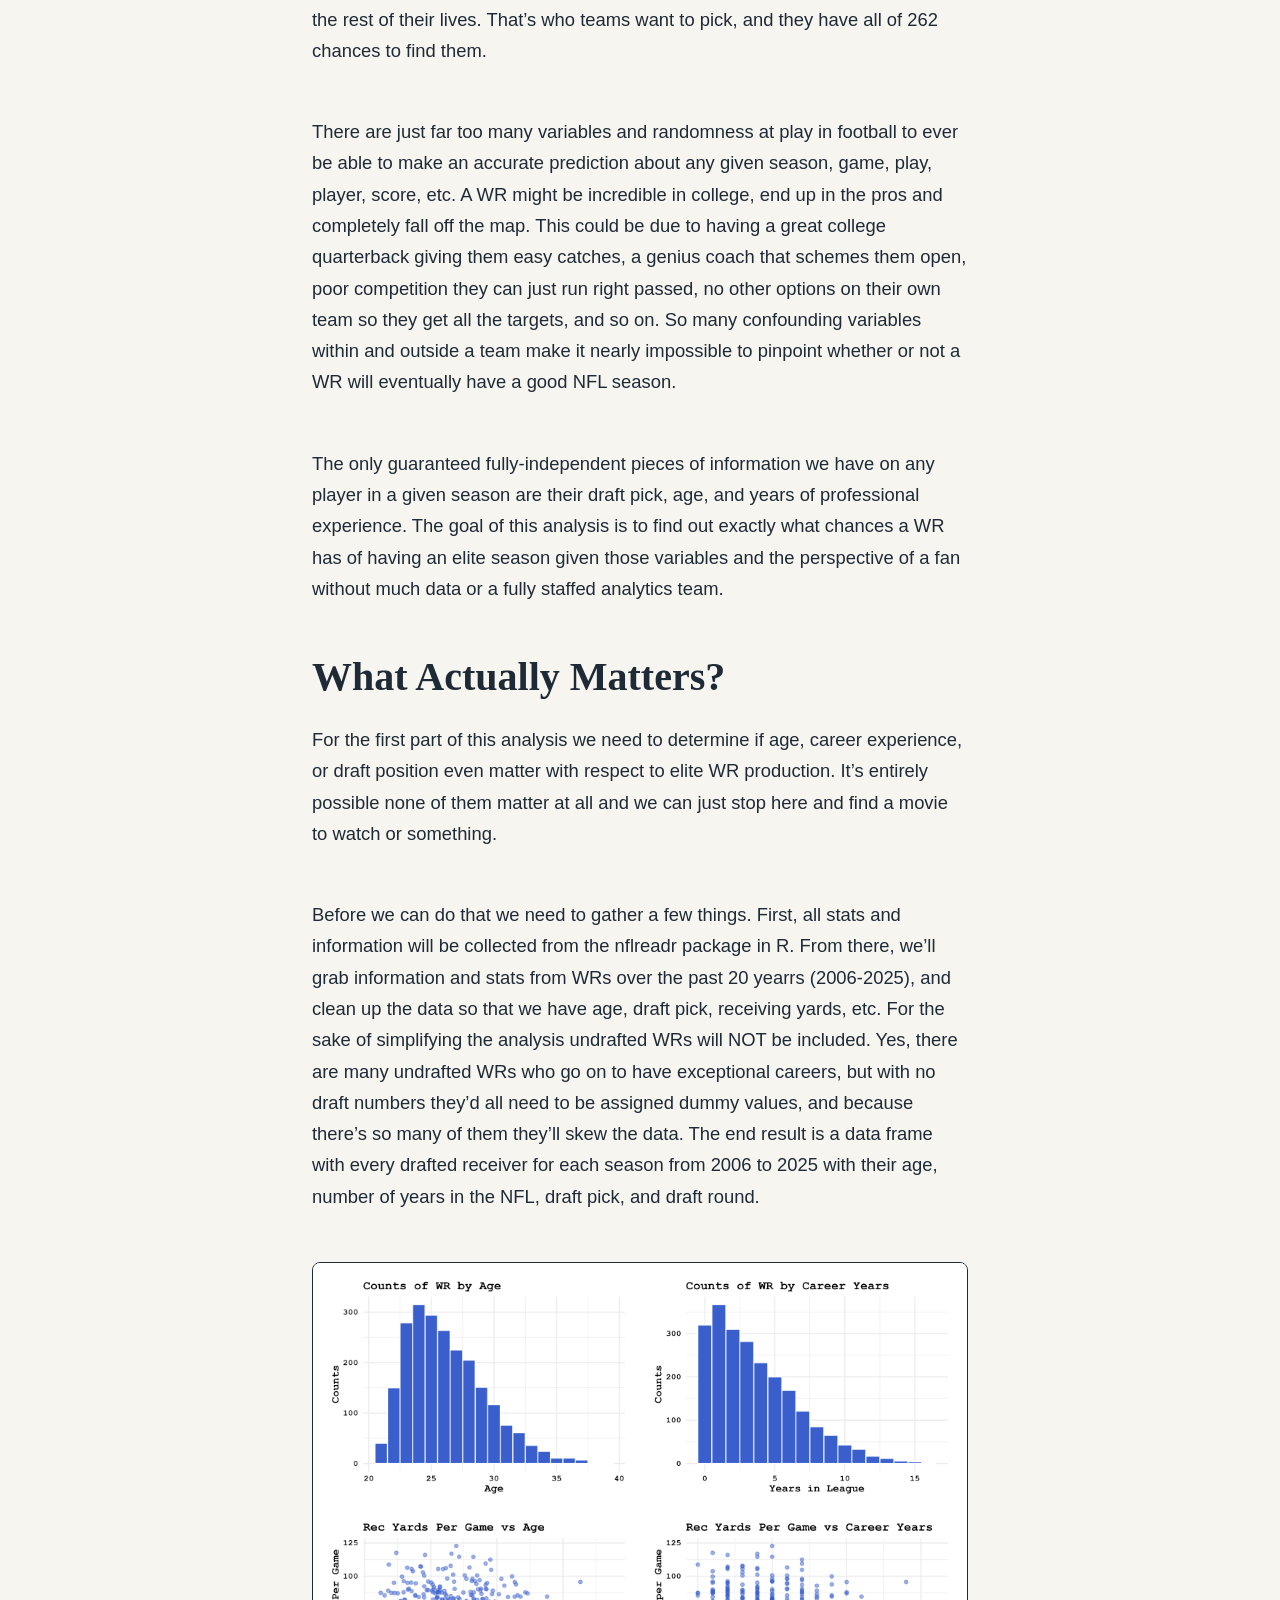
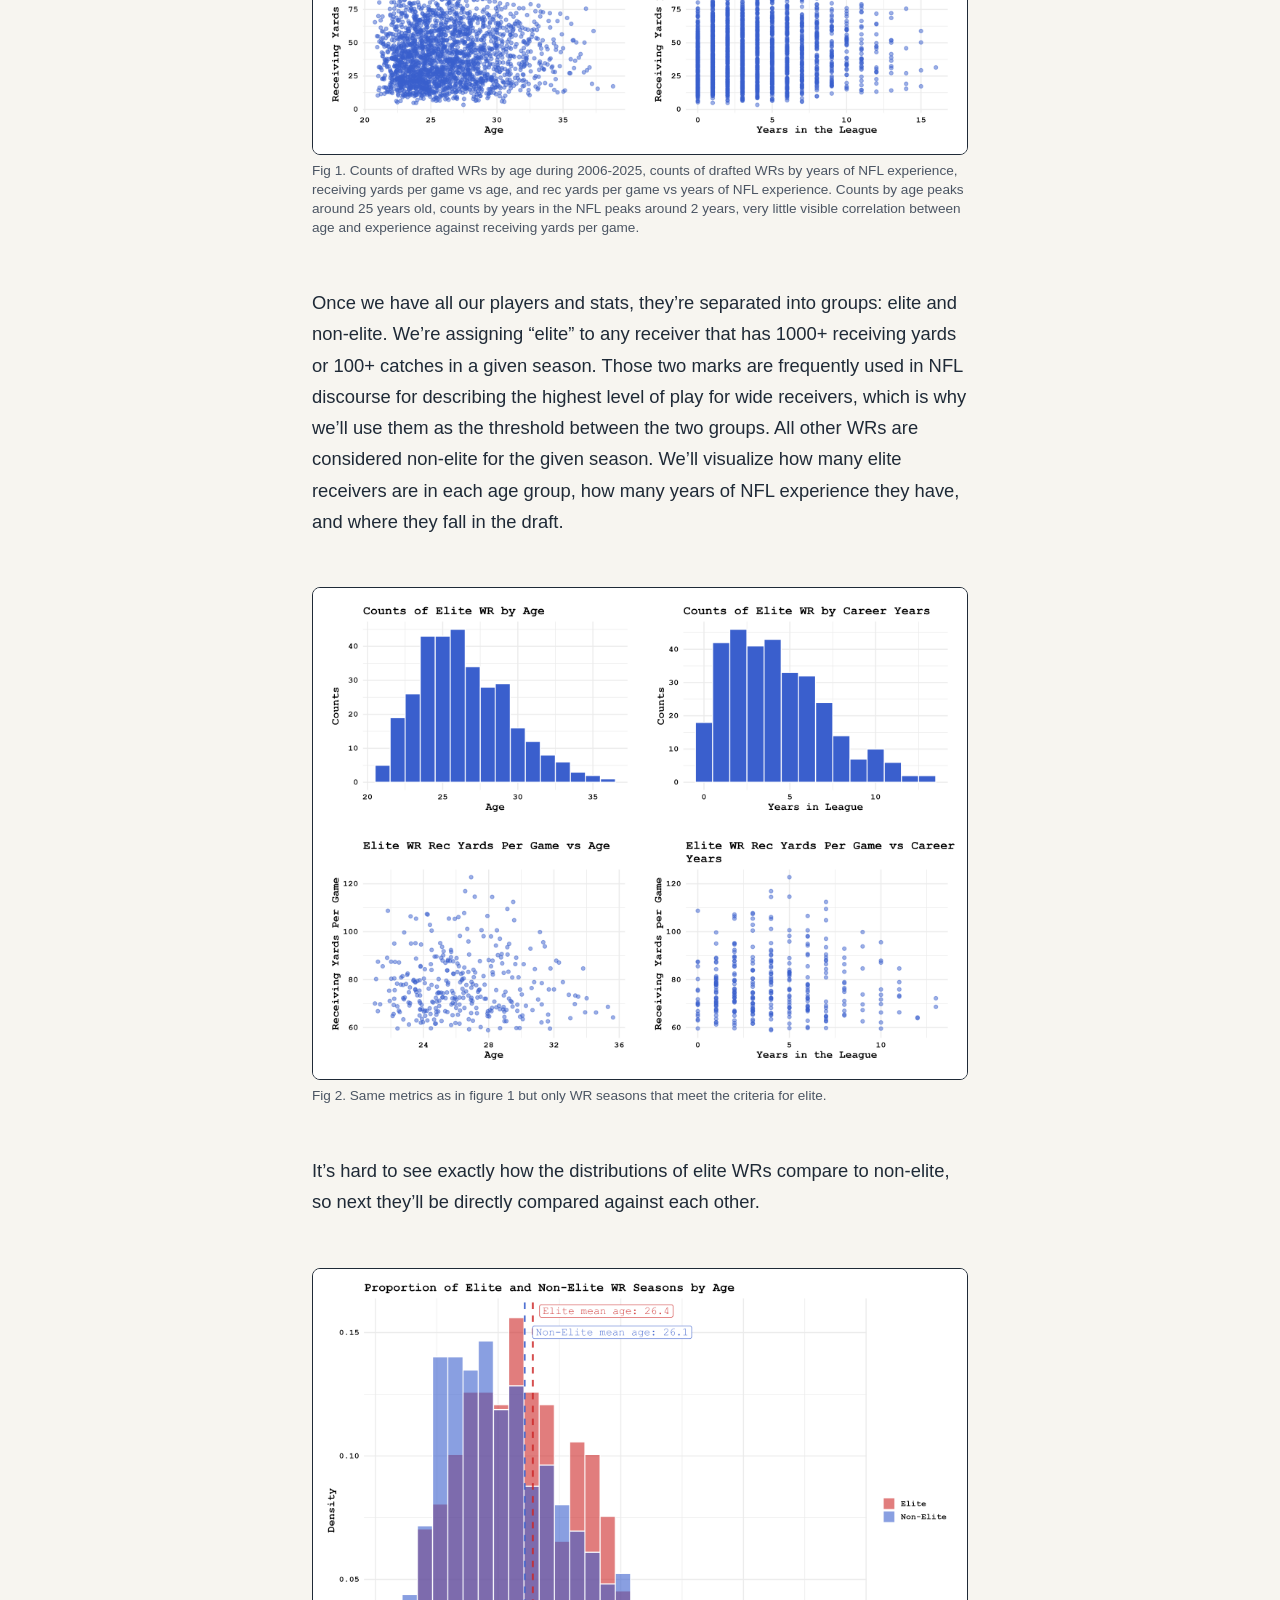
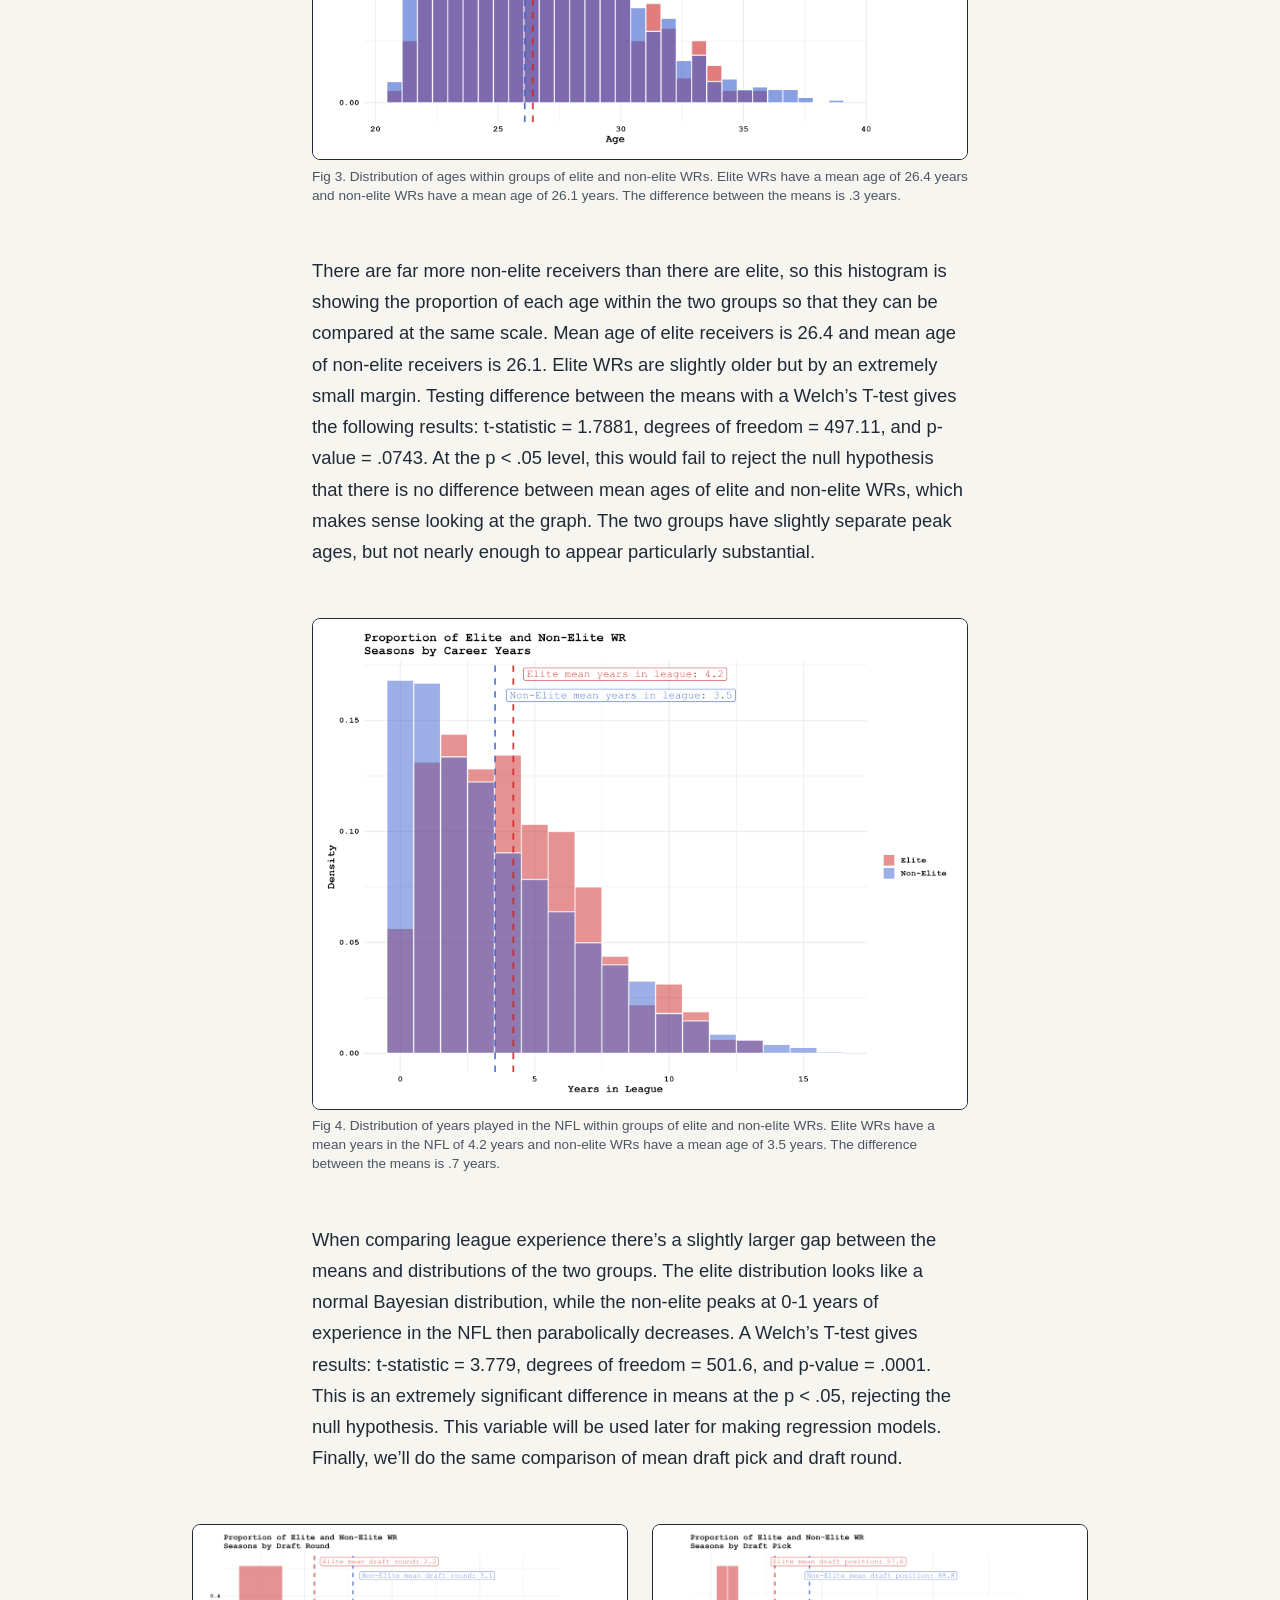
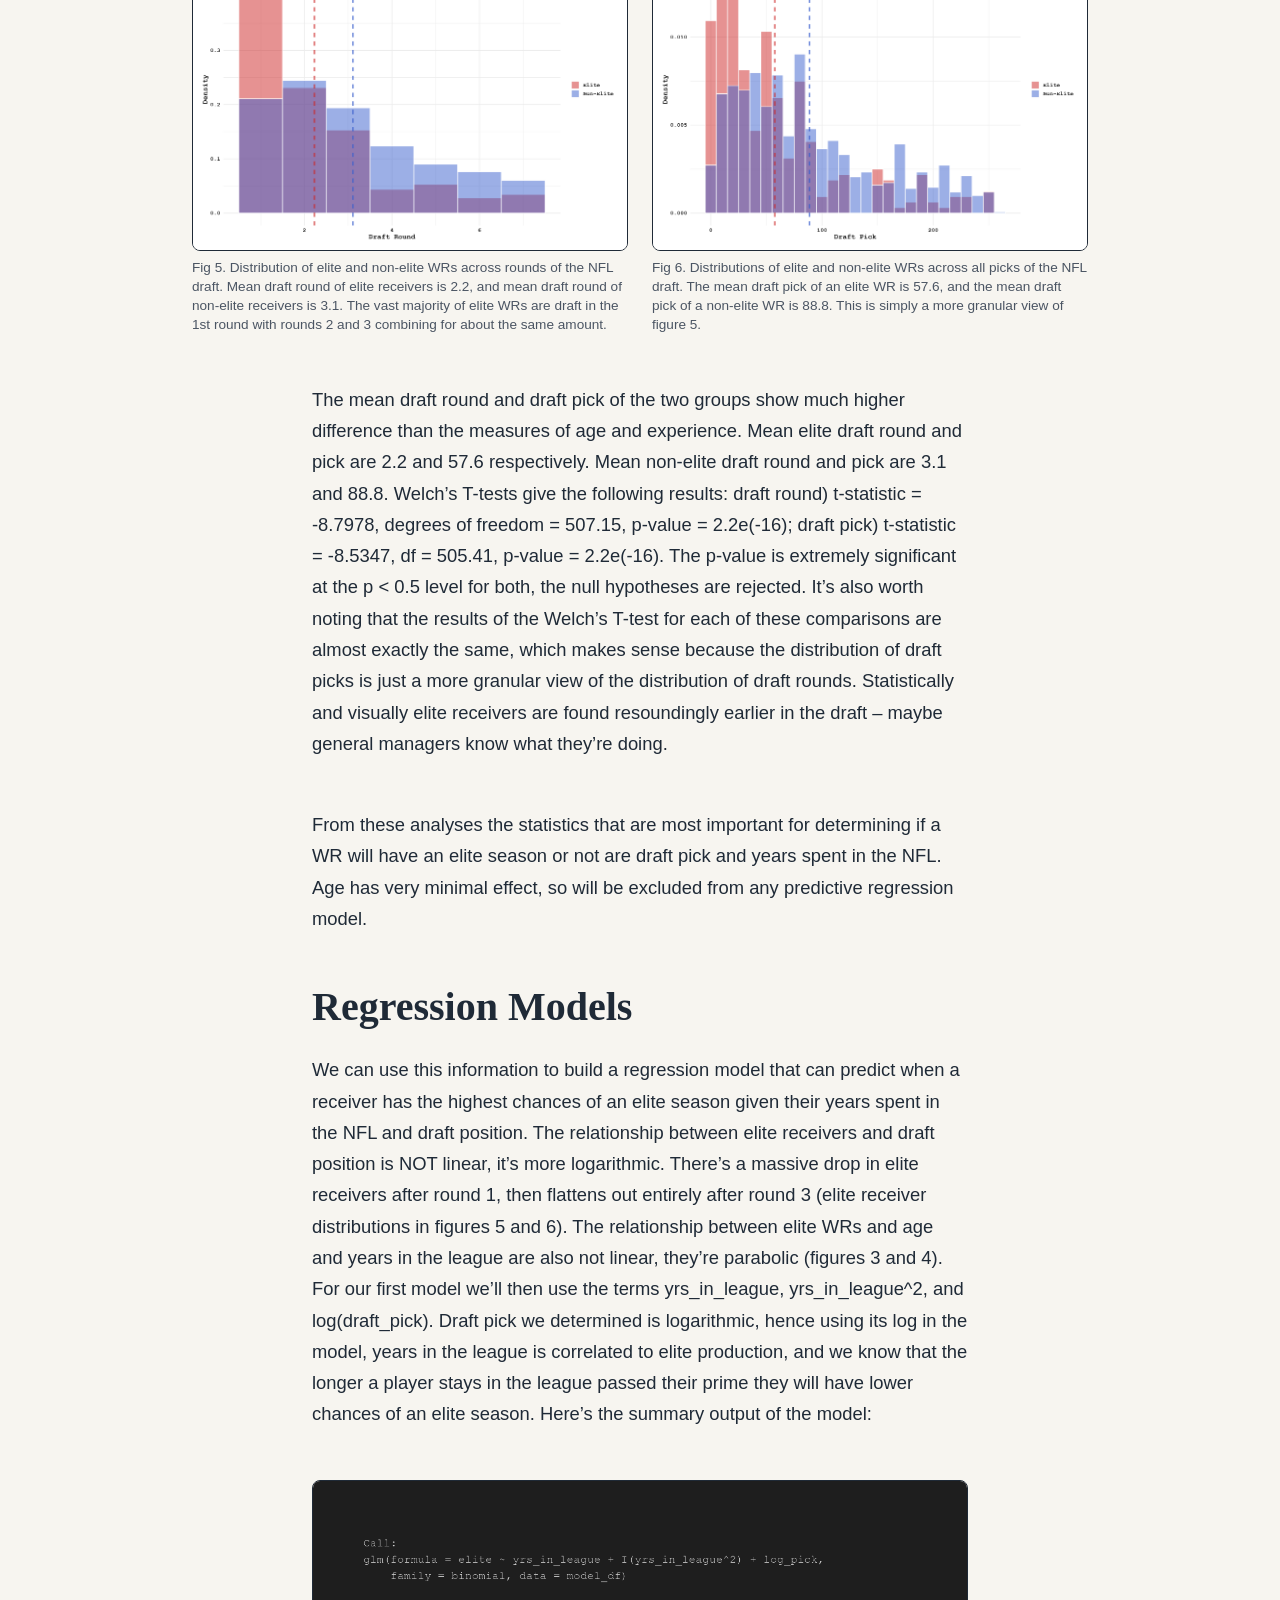
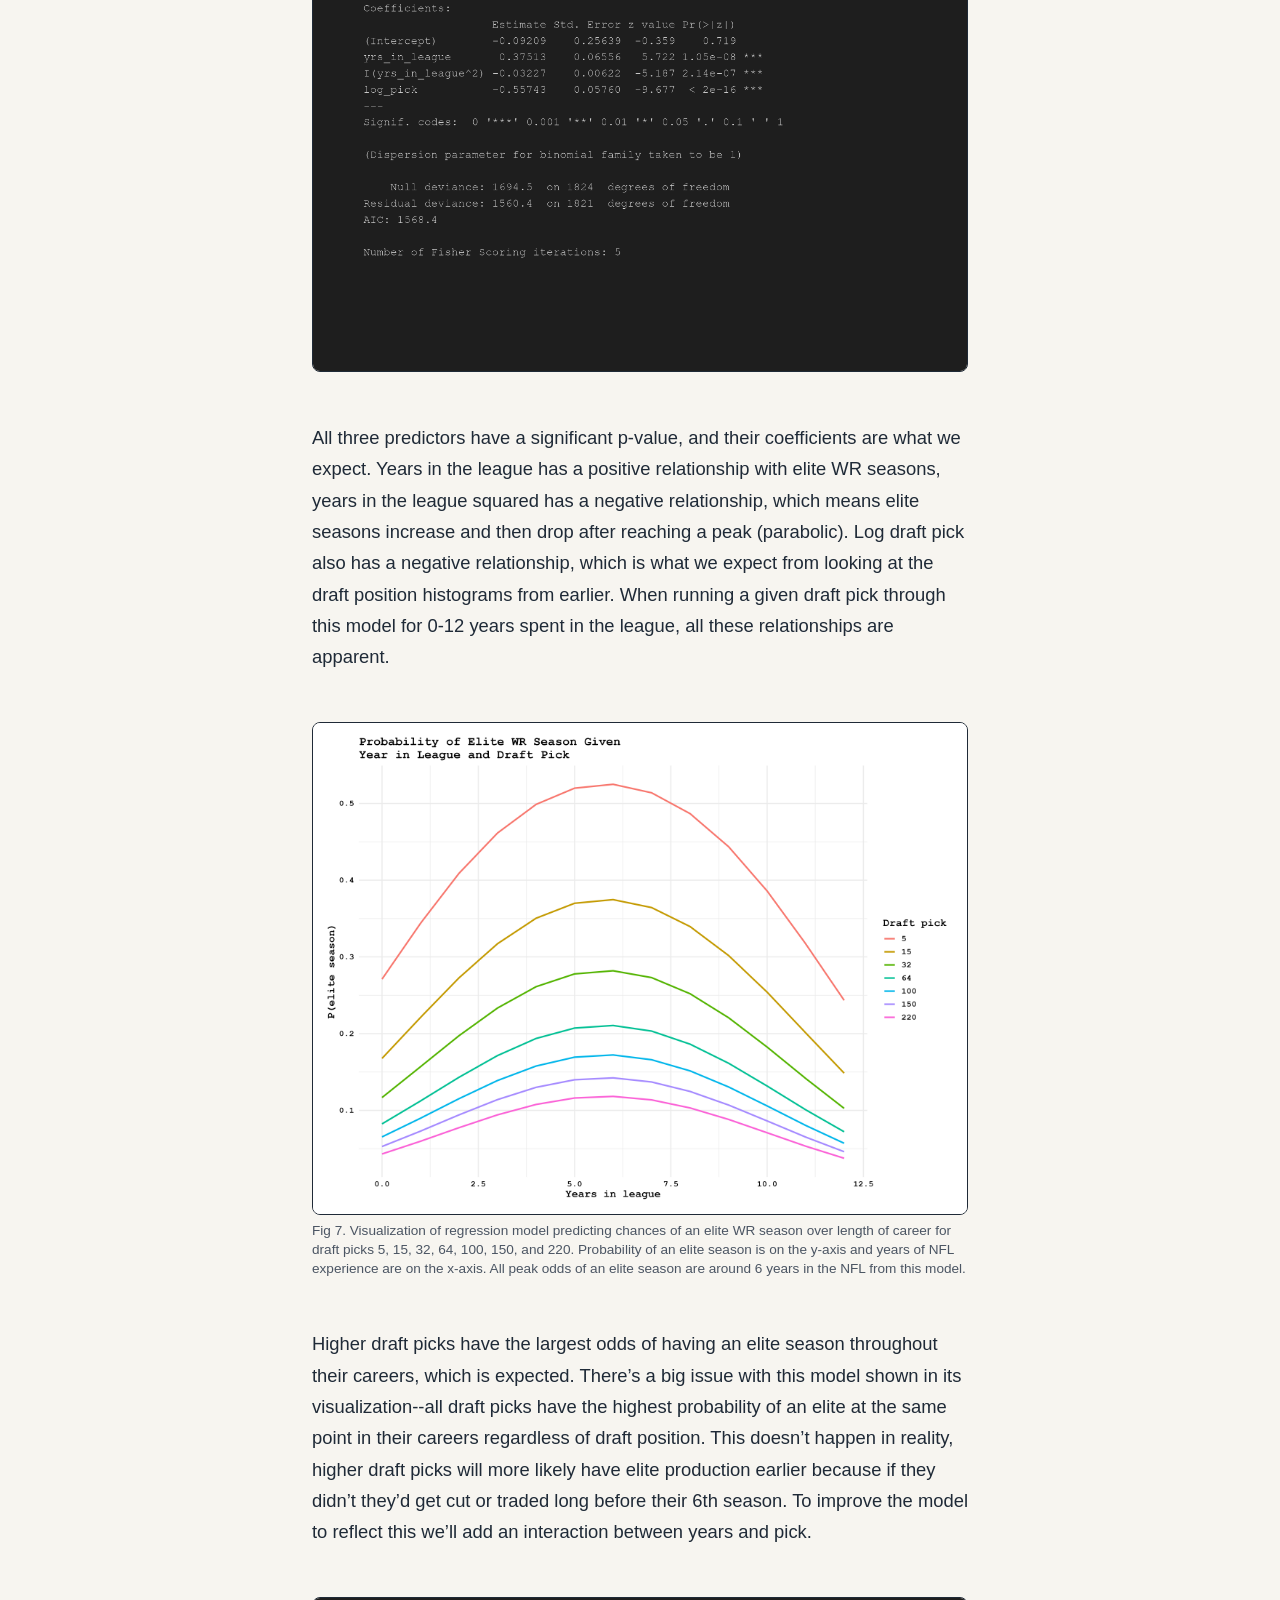
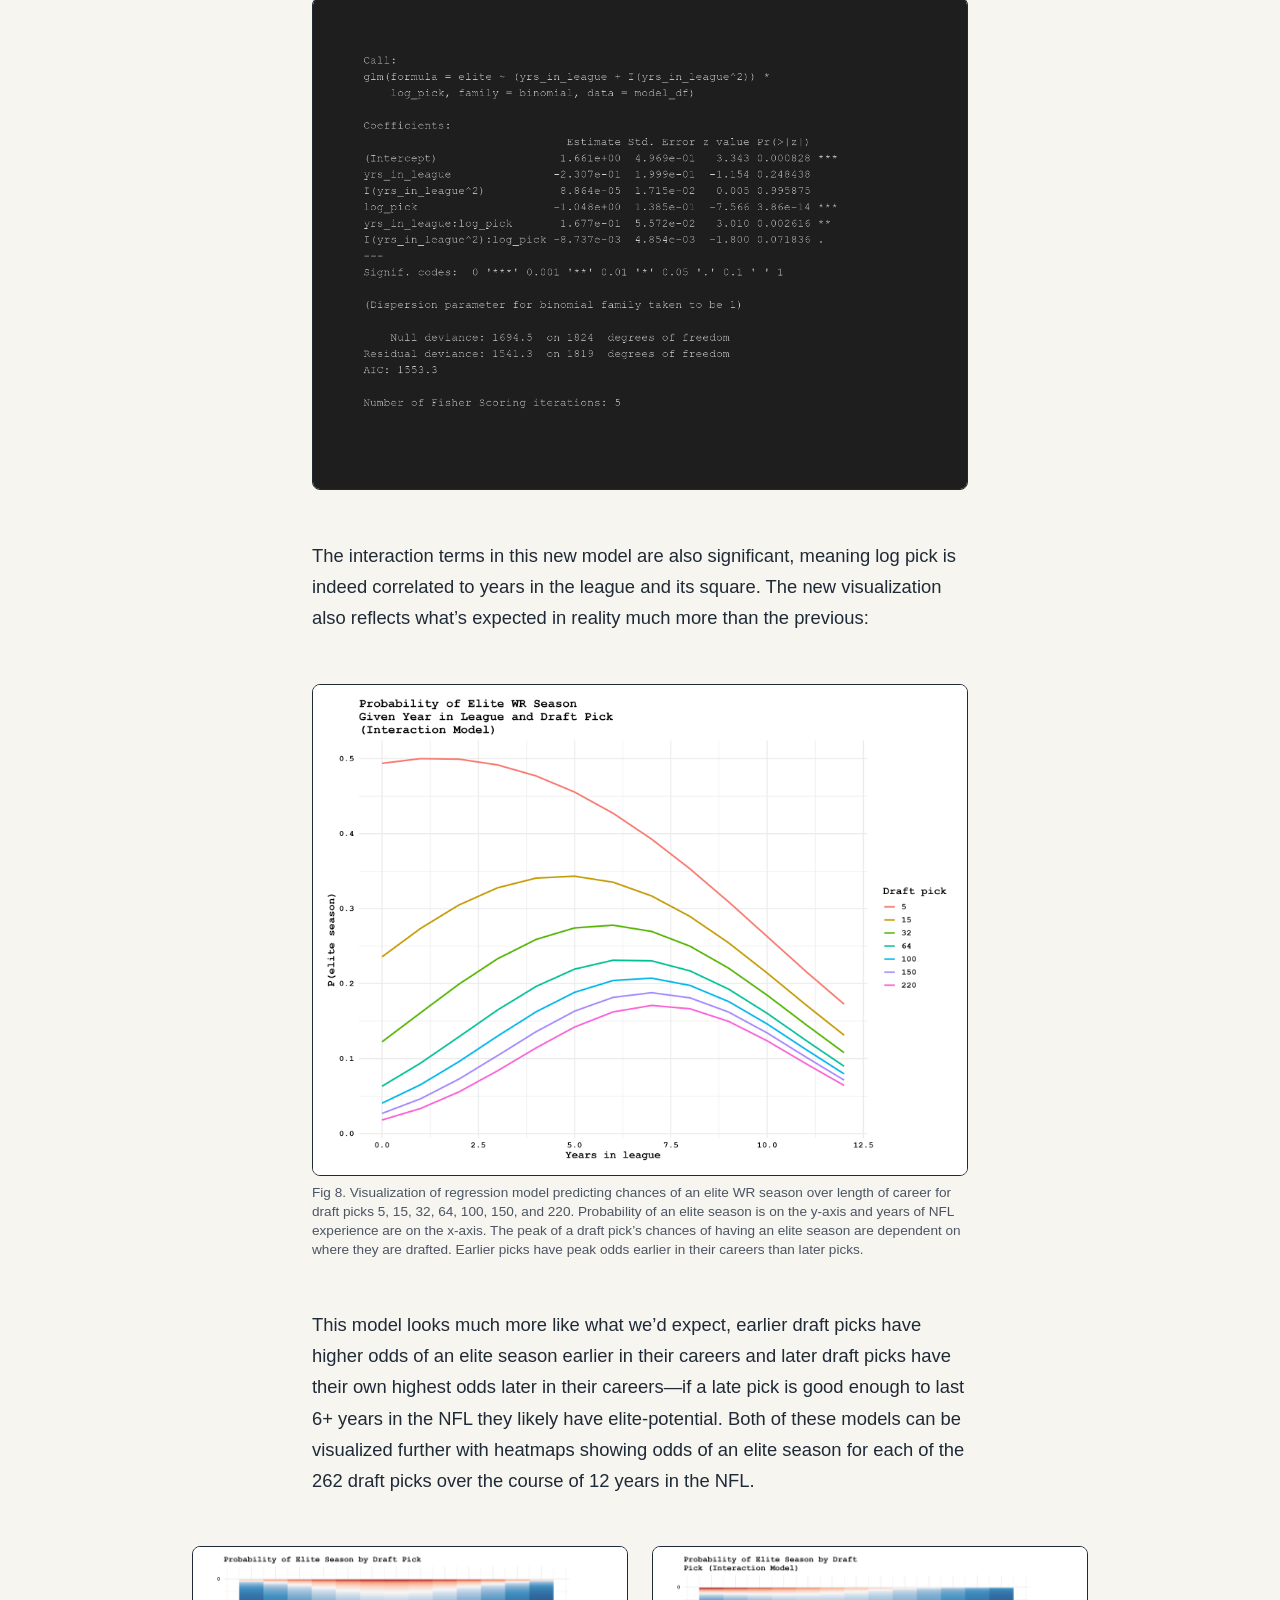
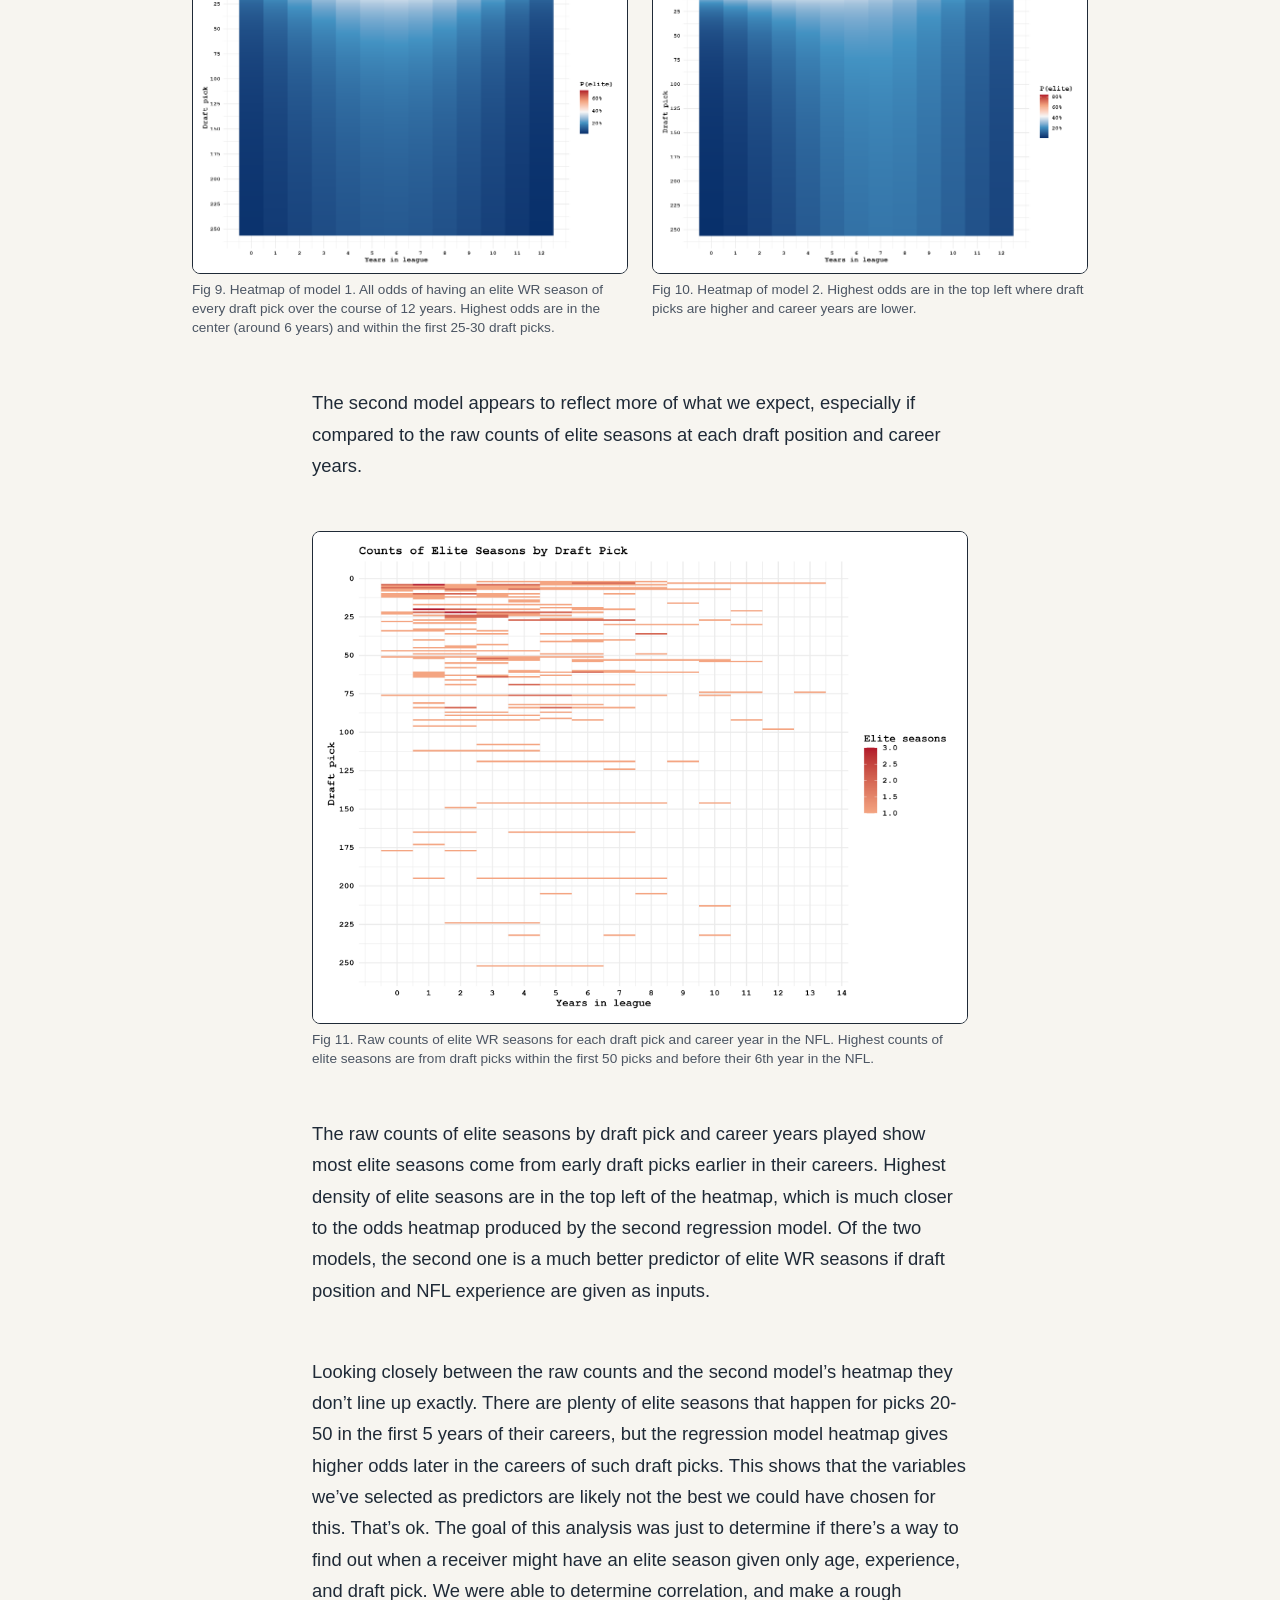
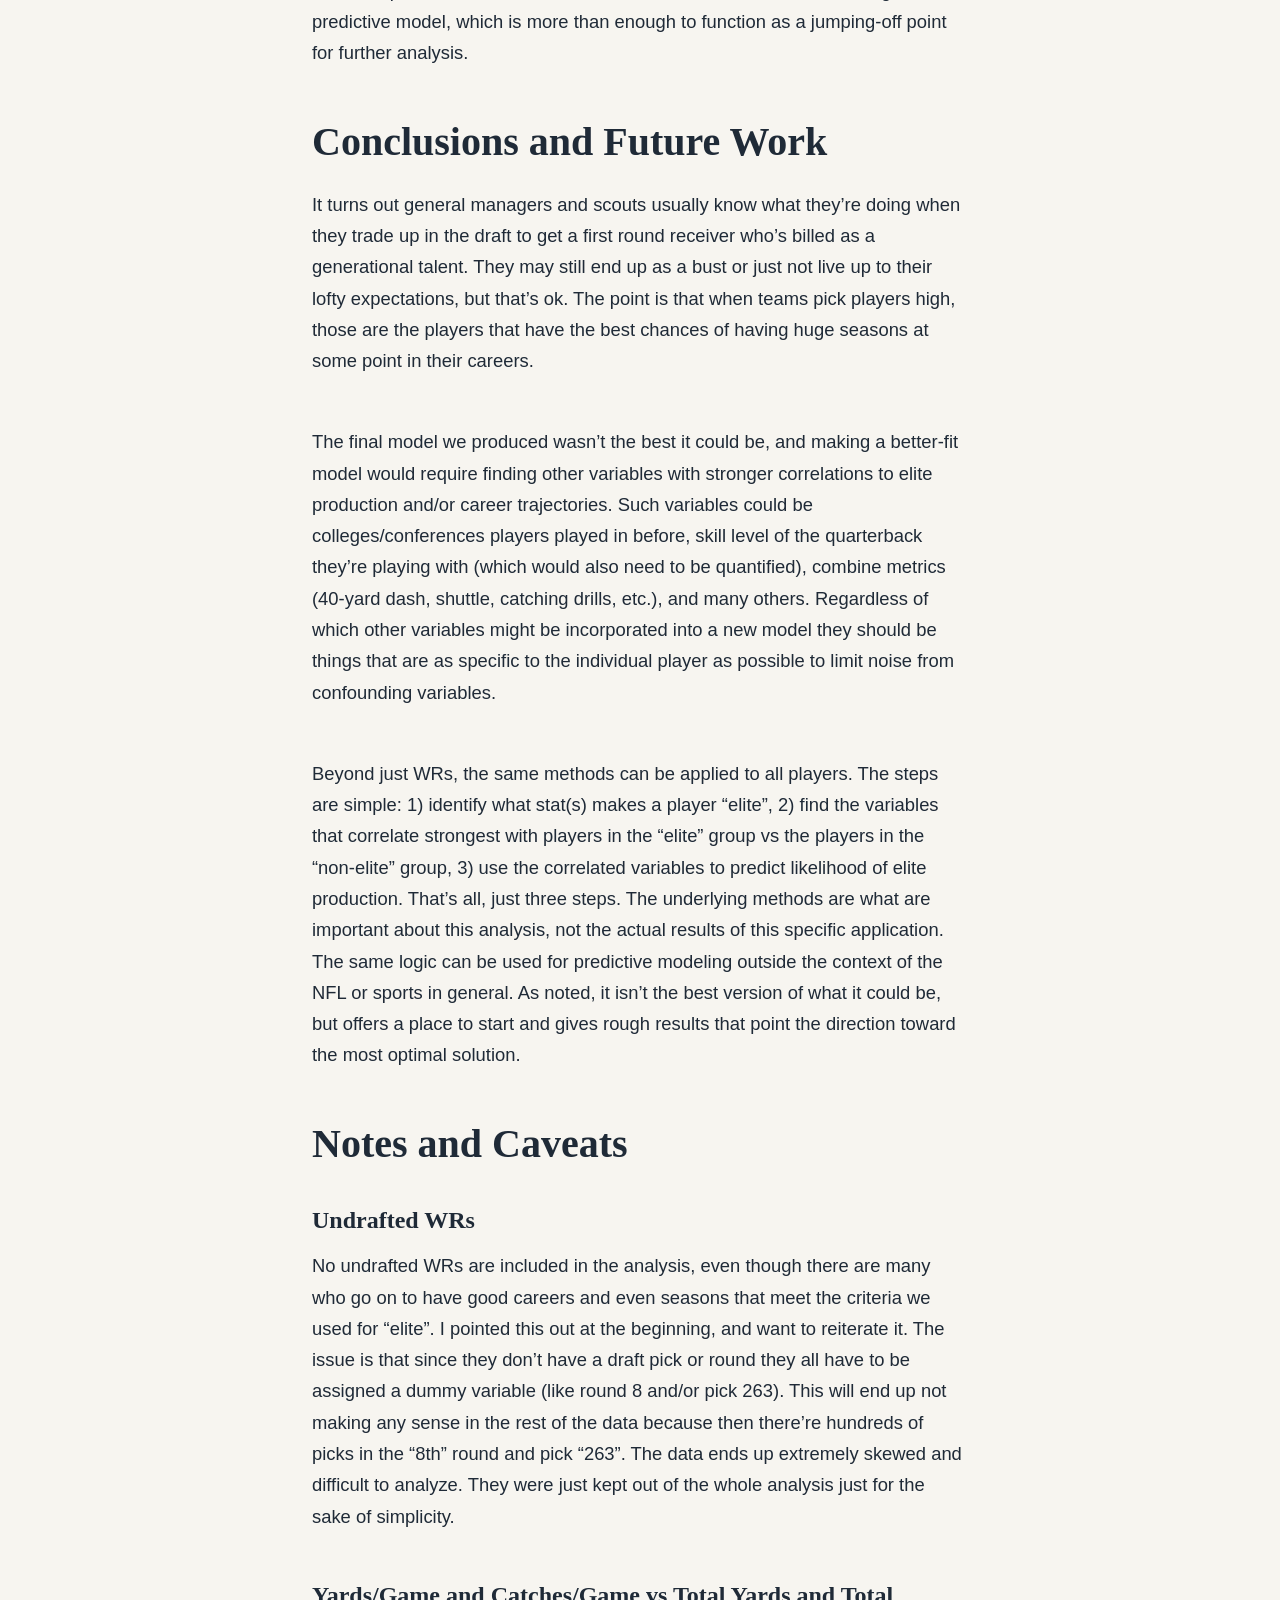
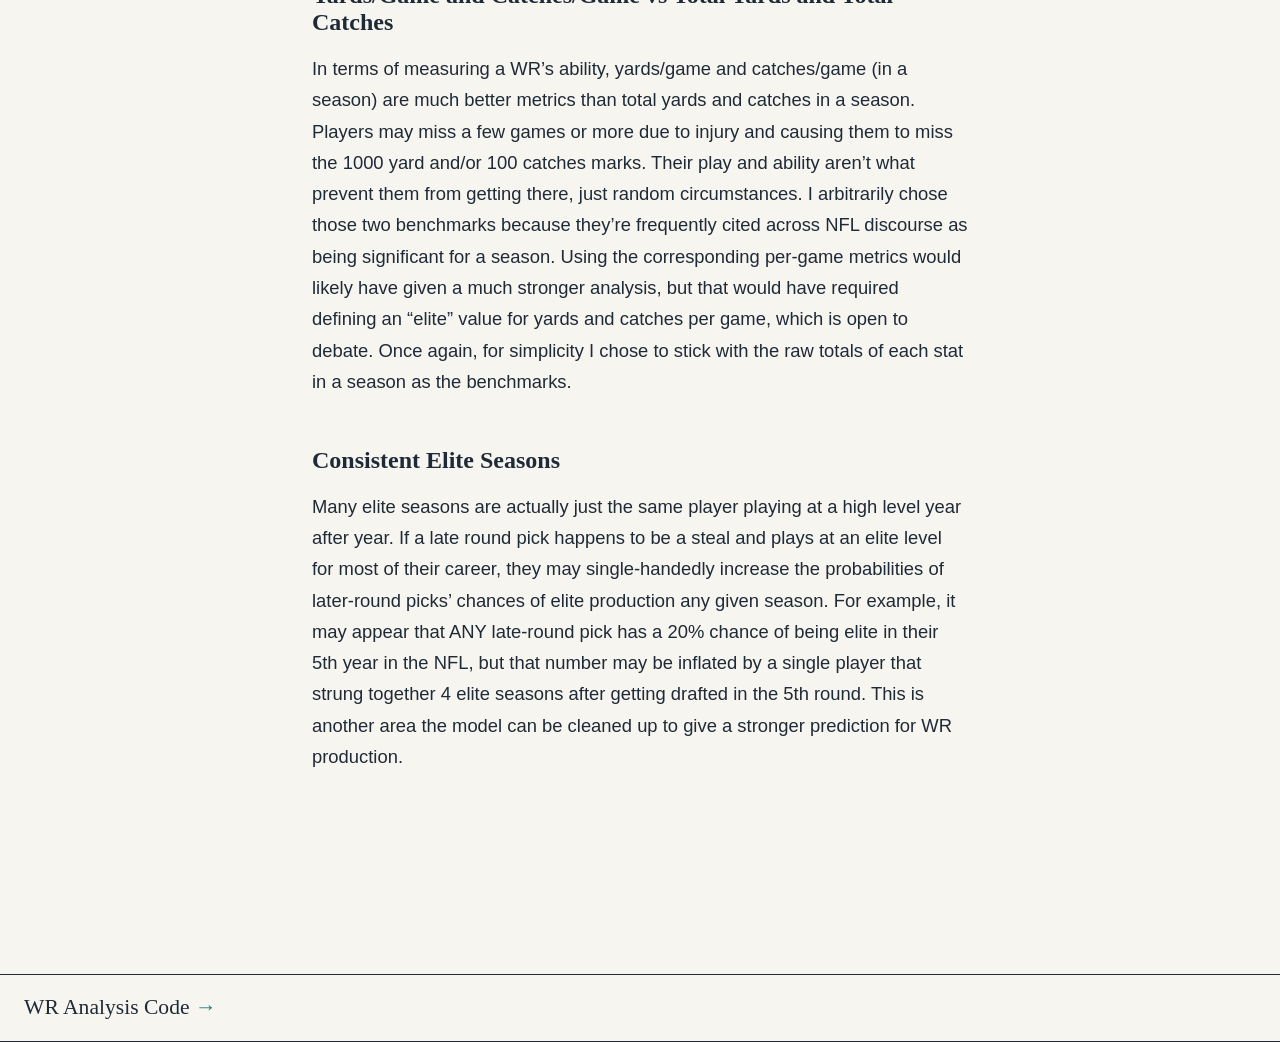
<file: WR_elite.html>
<!DOCTYPE html>
<html lang="en">
<head>
    <meta charset="UTF-8">
    <meta name="viewport" content="width=device-width, initial-scale=1.0">
    <title>WR Elite Seasons</title>
    <link rel="stylesheet" href="CSS/style.css">
    <link rel="icon" href="images/favicon.png">
</head>

<body>
    
    <nav class="site-nav" aria-label="Main">
        <a href="index.html">Home</a>
        <a href="cv.html">CV</a>
        <a href="project_samples.html" aria-current="page">Project Samples</a>
        <a href="biography.html">Biography</a>
    </nav>


  <main class="content">
    <h1 class="content-title">NFL Wide Receivers: When Are They Good?</h1>
    
    <h2 class="content-title">Abstract</h2>
    <p>An “elite” season for an NFL wide receiver may be defined as having either 1000+ receiving yards or 100+ receptions. When selecting players in a draft (real or fantasy) it’s a high concern of the team when or whether a WR prospect will have an elite season. In this report, it’s found that the biggest determinants of a WR’s likelihood of having elite production are their draft position (in the actual real-life NFL draft) and the number of years they’ve played in the NFL, these two predictors can be used to model the probabilities for an elite season. Generally, higher draft picks have higher odds of having elite seasons, and such seasons occur earlier in their careers. Lower draft picks have substantially lower odds of an elite season, and most likely occur later in their careers than high draft picks.</p>
    
    
    
    
    <h2 class="content-title">Introduction</h2>
    <p>NFL wide receivers are not just judged for being good at running fast and catching balls, but also for how their careers progress. Some have exceedingly higher expectations than others. A first-round WR may be expected to perform at a high level almost immediately, whereas a 7th round pick may not be expected to even make the final 53-man roster. Is this discrepancy expectations warranted? Intuitively, it makes sense that higher draft picks be better wide receivers than their lower draft pick counterparts. NFL scouts and general managers are not nearly as simple-minded as the general football fandom would have us believe. However, it’s hard not to point out their blunders evidenced by outliers at either end of the draft: the obscenely hyped-up first-round bust, and the come-from-nowhere late-round gem. These are the instances that have many football viewers believe the front offices of NFL teams have absolutely no clue what their actually doing and just flipping a coin on every pick. To some degree that critique is correct. Every pick has the possibility of being really good, really bad, or average. The goal then becomes determining what that possibility actually is.</p>
    <p>One thing is abundantly clear, good college WRs get drafted earlier. It remains to be seen if they’ll be good a year or more after getting drafted, but for the most part that’s where you’ll find all the best wideouts. The issue is general managers and fans don’t want just a good receiver, they want an elite receiver. The kind of guys that walk up to the line of scrimmage and force the defensive coordinator to put two corners directly on them to force any other receiver/running back/tight end to make a play. True menaces whose game-winning grabs haunt DBs for the rest of their lives. That’s who teams want to pick, and they have all of 262 chances to find them.</p>
    <p>There are just far too many variables and randomness at play in football to ever be able to make an accurate prediction about any given season, game, play, player, score, etc. A WR might be incredible in college, end up in the pros and completely fall off the map. This could be due to having a great college quarterback giving them easy catches, a genius coach that schemes them open, poor competition they can just run right passed, no other options on their own team so they get all the targets, and so on. So many confounding variables within and outside a team make it nearly impossible to pinpoint whether or not a WR will eventually have a good NFL season.</p>
    <p>The only guaranteed fully-independent pieces of information we have on any player in a given season are their draft pick, age, and years of professional experience. The goal of this analysis is to find out exactly what chances a WR has of having an elite season given those variables and the perspective of a fan without much data or a fully staffed analytics team.</p>

    <h2 class="content-title">What Actually Matters?</h2>
    <p>For the first part of this analysis we need to determine if age, career experience, or draft position even matter with respect to elite WR production. It’s entirely possible none of them matter at all and we can just stop here and find a movie to watch or something.</p>
    <p>Before we can do that we need to gather a few things. First, all stats and information will be collected from the nflreadr package in R. From there, we’ll grab information and stats from WRs over the past 20 yearrs (2006-2025), and clean up the data so that we have age, draft pick, receiving yards, etc. For the sake of simplifying the analysis undrafted WRs will NOT be included. Yes, there are many undrafted WRs who go on to have exceptional careers, but with no draft numbers they’d all need to be assigned dummy values, and because there’s so many of them they’ll skew the data. The end result is a data frame with every drafted receiver for each season from 2006 to 2025 with their age, number of years in the NFL, draft pick, and draft round.</p>



    <figure class="content-figure">
      <img src="WR_images/wr_plot.png" alt="WR Stats Plot">
      <figcaption>Fig 1. Counts of drafted WRs by age during 2006-2025, counts of drafted WRs by years of NFL experience, receiving yards per game vs age, and rec yards per game vs years of NFL experience. Counts by age peaks around 25 years old, counts by years in the NFL peaks around 2 years, very little visible correlation between age and experience against receiving yards per game.</figcaption>
    </figure>

    <p>Once we have all our players and stats, they’re separated into groups: elite and non-elite. We’re assigning “elite” to any receiver that has 1000+ receiving yards or 100+ catches in a given season. Those two marks are frequently used in NFL discourse for describing the highest level of play for wide receivers, which is why we’ll use them as the threshold between the two groups. All other WRs are considered non-elite for the given season. We’ll visualize how many elite receivers are in each age group, how many years of NFL experience they have, and where they fall in the draft.</p>


    <figure class="content-figure">
      <img src="WR_images/elite_wr_plot.png" alt="Elite WR Stats Plot">
      <figcaption>Fig 2. Same metrics as in figure 1 but only WR seasons that meet the criteria for elite.</figcaption>
    </figure>

    <p>It’s hard to see exactly how the distributions of elite WRs compare to non-elite, so next they’ll be directly compared against each other.</p>

    <figure class="content-figure">
      <img src="WR_images/elite_v_non-e_age.png" alt="Elite vs Non-elite WR ages">
      <figcaption>Fig 3. Distribution of ages within groups of elite and non-elite WRs. Elite WRs have a mean age of 26.4 years and non-elite WRs have a mean age of 26.1 years. The difference between the means is .3 years.</figcaption>
    </figure>

    <p>There are far more non-elite receivers than there are elite, so this histogram is showing the proportion of each age within the two groups so that they can be compared at the same scale. Mean age of elite receivers is 26.4 and mean age of non-elite receivers is 26.1. Elite WRs are slightly older but by an extremely small margin. Testing difference between the means with a  Welch’s T-test gives the following results: t-statistic = 1.7881, degrees of freedom = 497.11, and p-value = .0743. At the p < .05 level, this would fail to reject the null hypothesis that there is no difference between mean ages of elite and non-elite WRs, which makes sense looking at the graph. The two groups have slightly separate peak ages, but not nearly enough to appear particularly substantial. </p>

    <figure class="content-figure">
      <img src="WR_images/elite_v_non-e_years.png" alt="Elite vs Non-elite WR years in NFL">
      <figcaption>Fig 4. Distribution of years played in the NFL within groups of elite and non-elite WRs. Elite WRs have a mean years in the NFL of 4.2 years and non-elite WRs have a mean age of 3.5 years. The difference between the means is .7 years.</figcaption>
    </figure>

    <p>When comparing league experience there’s a slightly larger gap between the means and distributions of the two groups. The elite distribution looks like a normal Bayesian distribution, while the non-elite peaks at 0-1 years of experience in the NFL then parabolically decreases. A Welch’s T-test gives results: t-statistic = 3.779, degrees of freedom = 501.6, and p-value = .0001. This is an extremely significant difference in means at the p < .05, rejecting the null hypothesis. This variable will be used later for making regression models. Finally, we’ll do the same comparison of mean draft pick and draft round.</p>

    <div class="content-figure-pair">
      <figure class="content-figure">
        <img src="WR_images/elite_v_non-e_round.png" alt="Elite vs Non-elite WR Draft Rounds">
        <figcaption>Fig 5. Distribution of elite and non-elite WRs across rounds of the NFL draft. Mean draft round of elite receivers is 2.2, and mean draft round of non-elite receivers is 3.1. The vast majority of elite WRs are draft in the 1st round with rounds 2 and 3 combining for about the same amount.</figcaption>
      </figure>
 
      <figure class="content-figure">
        <img src="WR_images/elite_v_non-e_pick.png" alt="Elite vs Non-elite WR Draft Pick">
        <figcaption>Fig 6. Distributions of elite and non-elite WRs across all picks of the NFL draft. The mean draft pick of an elite WR is 57.6, and the mean draft  pick of a non-elite WR is 88.8. This is simply a  more granular view of figure 5.</figcaption>
      </figure>
    </div>

    <p>The mean draft round and draft pick of the two groups show much higher difference than the measures of age and experience. Mean elite draft round and pick are 2.2 and 57.6 respectively. Mean non-elite draft round and pick are 3.1 and 88.8. Welch’s T-tests give the following results: draft round) t-statistic = -8.7978, degrees of freedom = 507.15, p-value = 2.2e(-16); draft pick) t-statistic = -8.5347, df = 505.41, p-value = 2.2e(-16). The p-value is extremely significant at the p < 0.5 level for both, the null hypotheses are rejected. It’s also worth noting that the results of the Welch’s T-test for each of these comparisons are almost exactly the same, which makes sense because the distribution of draft picks is just a more granular view of the distribution of draft rounds. Statistically and visually elite receivers are found resoundingly earlier in the draft – maybe general managers know what they’re doing. </p>
    <p>From these analyses the statistics that are most important for determining if a WR will have an elite season or not are draft pick and years spent in the NFL. Age has very minimal effect, so will be excluded from any predictive regression model.</p>
    
    
    <h2 class="content-title">Regression Models</h2>
    
    <p>We can use this information to build a regression model that can predict when a receiver has the highest chances of an elite season given their years spent in the NFL and draft position. The relationship between elite receivers and draft position is NOT linear, it’s more logarithmic. There’s a massive drop in elite receivers after round 1, then flattens out entirely after round 3 (elite receiver distributions in figures 5 and 6). The relationship between elite WRs and age and years in the league are also not linear, they’re parabolic (figures 3 and 4). For our first model we’ll then use the terms yrs_in_league, yrs_in_league^2, and log(draft_pick). Draft pick we determined is logarithmic, hence using its log in the model, years in the league is correlated to elite production, and we know that the longer a player stays in the league passed their prime they will have lower chances of an elite season. Here’s the summary output of the model:</p>

    <figure class="content-figure">
      <img src="WR_images/m2_summary.png" alt="First regression model summary">
    </figure>

    <p>All three predictors have a significant p-value, and their coefficients are what we expect. Years in the league has a positive relationship with elite WR seasons, years in the league squared has a negative relationship, which means elite seasons increase and then drop after reaching a peak (parabolic). Log draft pick also has a negative relationship, which is what we expect from looking at the draft position histograms from earlier. When running a given draft pick through this model for 0-12 years spent in the league, all these relationships are apparent.</p>
    
    
    <figure class="content-figure">
      <img src="WR_images/elite_prob_m1.png" alt="Regression Model 1 Probabilites">
      <figcaption>Fig 7. Visualization of regression model predicting chances of an elite WR season over length of career for draft picks 5, 15, 32, 64, 100, 150, and 220.  Probability of an elite season is on the y-axis and years of NFL experience are on the x-axis. All peak odds of an elite season are around 6 years in the NFL from this model.</figcaption>
    </figure>

    <p>Higher draft picks have the largest odds of having an elite season throughout their careers, which is expected. There’s a big issue with this model shown in its visualization--all draft picks have the highest probability of an elite at the same point in their careers regardless of draft position. This doesn’t happen in reality, higher draft picks will more likely have elite production earlier because if they didn’t they’d get cut or traded long before their 6th season. To improve the model to reflect this we’ll add an interaction between years and pick. </p>

    <figure class="content-figure">
      <img src="WR_images/m4_summary.png" alt="Second regression model summary">
    </figure>

    <p>The interaction terms in this new model are also significant, meaning log pick is indeed correlated to years in the league and its square. The new visualization also reflects what’s expected in reality much more than the previous:</p>

    <figure class="content-figure">
        <img src="WR_images/elite_prob_m2.png" alt="Regression Model 2 Probabilites">
        <figcaption>Fig 8. Visualization of regression model predicting chances of an elite WR season over length of career for draft picks 5, 15, 32, 64, 100, 150, and 220.  Probability of an elite season is on the y-axis and years of NFL experience are on the x-axis. The peak of a draft pick’s chances of having an elite season are dependent on where they are drafted. Earlier picks have peak odds earlier in their careers than later picks. </figcaption>
    </figure>

    <p>This model looks much more like what we’d expect, earlier draft picks have higher odds of an elite season earlier in their careers and later draft picks have their own highest odds later in their careers—if a late pick is good enough to last 6+ years in the NFL they likely have elite-potential. Both of these models can be visualized further with heatmaps showing odds of an elite season for each of the 262 draft picks over the course of 12 years in the NFL.</p>

    <div class="content-figure-pair">
      <figure class="content-figure">
        <img src="WR_images/m1_heatmap.png" alt="Model 1 Heatmap">
        <figcaption>Fig 9. Heatmap of model 1. All odds of having an elite WR season of every draft pick over the course of 12 years. Highest odds are in the center (around 6 years) and within the first 25-30 draft picks.</figcaption>
      </figure>
 
      <figure class="content-figure">
        <img src="WR_images/m2_heatmap.png" alt="Model 2 Heatmap">
        <figcaption>Fig 10. Heatmap of model 2. Highest odds are in the top left where draft picks are higher and career years are lower.</figcaption>
      </figure>
    </div>

    <p>The second model appears to reflect more of what we expect, especially if compared to the raw counts of elite seasons at each draft position and career years.</p>

    <figure class="content-figure">
      <img src="WR_images/counts_heatmap.png" alt="Heatmap Of Raw Counts of Elite Seasons by Draft Pick and Year in the League">
      <figcaption>Fig 11. Raw counts of elite WR seasons for each draft pick and career year in the NFL. Highest counts of elite seasons are from draft picks within the first 50 picks and before their 6th year in the NFL.</figcaption>
    </figure>

    <p>The raw counts of elite seasons by draft pick and career years played show most elite seasons come from early draft picks earlier in their careers. Highest density of elite seasons are in the top left of the heatmap, which is much closer to the odds heatmap produced by the second regression model. Of the two models, the second one is a much better predictor of elite WR seasons if draft position and NFL experience are given as inputs.</p>
    <p>Looking closely between the raw counts and the second model’s heatmap they don’t line up exactly. There are plenty of elite seasons that happen for picks 20-50 in the first 5 years of their careers, but the regression model heatmap gives higher odds later in the careers of such draft picks. This shows that the variables we’ve selected as predictors are likely not the best we could have chosen for this. That’s ok. The goal of this analysis was just to determine if there’s a way to find out when a receiver might have an elite season given only age, experience, and draft pick. We were able to determine correlation, and make a rough predictive model, which is more than enough to function as a jumping-off point for further analysis.</p>

    <h2 class="content-title">Conclusions and Future Work</h2>
    
    <p>It turns out general managers and scouts usually know what they’re doing when they trade up in the draft to get a first round receiver who’s billed as a generational talent. They may still end up as a bust or just not live up to their lofty expectations, but that’s ok. The point is that when teams pick players high, those are the players that have the best chances of having huge seasons at some point in their careers. </p>
    
    <p>The final model we produced wasn’t the best it could be, and making a better-fit model would require finding other variables with stronger correlations to elite production and/or career trajectories. Such variables could be colleges/conferences players played in before, skill level of the quarterback they’re playing with (which would also need to be quantified), combine metrics (40-yard dash, shuttle, catching drills, etc.), and many others. Regardless of which other variables might be incorporated into a new model they should be things that are as specific to the individual player as possible to limit noise from confounding variables.</p>
    
    <p>Beyond just WRs, the same methods can be applied to all players. The steps are simple: 1) identify what stat(s) makes a player “elite”, 2) find the variables that correlate strongest with players in the “elite” group vs the players in the “non-elite” group, 3) use the correlated variables to predict likelihood of elite production. That’s all, just three steps. The underlying methods are what are important about this analysis, not the actual results of this specific application. The same logic can be used for predictive modeling outside the context of the NFL or sports in general. As noted, it isn’t the best version of what it could be, but offers a place to start and gives rough results that point the direction toward the most optimal solution.</p>
    
    
    
    <h2 class="content-title">Notes and Caveats</h2>
    <h3 class="content-sub-title">Undrafted WRs</h3>
    <p>No undrafted WRs are included in the analysis, even though there are many who go on to have good careers and even seasons that meet the criteria we used for “elite”. I pointed this out at the beginning, and want to reiterate it. The issue is that since they don’t have a draft pick or round they all have to be assigned a dummy variable (like round 8 and/or pick 263). This will end up not making any sense in the rest of the data because then there’re hundreds of picks in the “8th” round and pick “263”. The data ends up extremely skewed and difficult to analyze. They were just kept out of the whole analysis just for the sake of simplicity.</p>


    <h3 class="content-sub-title">Yards/Game and Catches/Game vs Total Yards and Total Catches</h3>
    <p>In terms of measuring a WR’s ability, yards/game and catches/game (in a season) are much better metrics than total yards and catches in a season. Players may miss a few games or more due to injury and causing them to miss the 1000 yard and/or 100 catches marks. Their play and ability aren’t what prevent them from getting there, just random circumstances. I arbitrarily chose those two benchmarks because they’re frequently cited across NFL discourse as being significant for a season. Using the corresponding per-game metrics would likely have given a much stronger analysis, but that would have required defining an “elite” value for yards and catches per game, which is open to debate. Once again, for simplicity I chose to stick with the raw totals of each stat in a season as the benchmarks.</p>


    <h3 class="content-sub-title">Consistent Elite Seasons</h3>
    <p>Many elite seasons are actually just the same player playing at a high level year after year. If a late round pick happens to be a steal and plays at an elite level for most of their career, they may single-handedly increase the probabilities of later-round picks’ chances of elite production any given season. For example, it may appear that ANY late-round pick has a 20% chance of being elite in their 5th year in the NFL, but that number may be inflated by a single player that strung together 4 elite seasons after getting drafted in the 5th round. This is another area the model can be cleaned up to give a stronger prediction for WR production.</p>


  </main>
 

  <div class="code-link">
  <a href="WR_elite_age_code.html" target="_blank" rel="noopener">
    <span class="code-link-title">WR Analysis Code</span>
  </a>
  </div>

<script src="lightbox.js"></script>
</body>
</html>
</file>
<file: CSS/style.css>
:root {
  --nav-height: 7rem;   /* 3x the original 3.5rem */

  /* page palette, shared by the lists below */
  --ink: #1f2a37;       /* body + heading text */
  --teal: #2f7f79;      /* caption color */
  --sun: #c687fc;       /* photo border yellow */
}


ul{
    display: flex;
    flex-direction: row;
    list-style-type:none;
    justify-content: left;
    gap: 20px;
}

* {
  margin: 0;
  padding: 0;
  box-sizing: border-box;
}

body {
  background: #f7f5f0;
  color: #1f2a37;
}

/*Header spans the page; the name block fills only the left half */
.site-header {
  display: flex;
  min-height: 100vh; 
}

.name-block {
  width: 50%;                /* left half of the page */
  display: flex;
  flex-direction: column;
  align-items: center;       /* horizontal centering */
  justify-content: center;   /* vertical centering */
  text-align: center;
}

.name {
  display: flex;
  flex-direction: column;    /* first name on top, last name below */
  font-family: "Playfair Display", Georgia, serif;
  font-size: clamp(2.5rem, 7vw, 6rem);
  line-height: 1.05;
  color: #1f2a37;
}

.caption {
  margin-top: 1.25rem;
  font-family: "Karla", Arial, sans-serif;
  font-size: clamp(1rem, 1.6vw, 1.35rem);
  letter-spacing: 0.04em;
  color: #2f7f79;            /* different color from the name */
}


/* Right half: two circular photos, centered, nudged left */
.photo-block {
  width: 50%;                /* right half of the page */
  display: flex;
  align-items: center;       /* vertical centering */
  justify-content: center;   /* horizontal centering */
  padding-right: 10%;        /* pushes the photos a bit to the left */
}
 
.photo-stack {
  --size: clamp(200px, 26vw, 400px);   /* diameter of the large circle */
  position: relative;
  width: var(--size);
  height: var(--size);
  /* the extra pictures stick out to the right, so reserve that space
     to keep the whole cluster centered in the right half */
  margin-right: calc(var(--size) * 0.395);
  flex-shrink: 0;
}
 
.photo {
  display: block;
  aspect-ratio: 1 / 1;       /* keeps each crop a perfect circle */
  object-fit: cover;         /* crops the image to fill the circle */
  border-radius: 50%;
  background: #1083a0;       /* shows if an image hasn't loaded */
  border: 6px solid #1083a0;
}
 
.photo-main {
  position: relative;
  z-index: 4;                /* on top of everything */
  width: 100%;
  height: 100%;
}
 
/* Picture 1: bottom right, tucked under the main picture */
.photo-one {
  position: absolute;
  z-index: 3;
  width: 35%;
  height: 35%;
  top: 76%;
  left: 76%;
  border-width: 4px;
}
 
/* Picture 2: directly right of the main, ~55% of its size,
   overlapped by the main picture and picture 1 */
.photo-two {
  position: absolute;
  z-index: 2;
  width: 55%;
  height: 55%;
  top: 32.5%;
  left: 84.5%;
  border-width: 5px;
}
 
/* Picture 3: top right, ~40% of the main's size,
   underneath all the others */
.photo-three {
  position: absolute;
  z-index: 1;
  width: 40%;
  height: 40%;
  top: 0%;
  left: 83%;
  border-width: 4px;
}
 

/* Navigation banner: spans the page, no boxes around links */
.site-nav {
  position: sticky;          /* sits below the header, then sticks to the top */
  top: 0;
  z-index: 10;
  display: flex;
  justify-content: space-evenly;   /* even spacing across the full width */
  align-items: center;             /* links centered vertically */
  min-height: var(--nav-height);
  padding: 0 1rem;
  background: #1c7a7f;       /* teal banner */
}
 
.site-nav a {
  font-family: "Karla", Arial, sans-serif;
  font-size: 1.4rem;
  letter-spacing: 0.04em;
  text-decoration: none;
  color: #e3f4f2;
  transition: color 0.2s ease;
  position: relative;        /* anchors the animated line */
  padding-bottom: 0.35rem;
}
 
/* The line: hidden by default, grows left to right on hover,
   then fades out (and resets) when the hover ends */
.site-nav a::after {
  content: "";
  position: absolute;
  left: 0;
  bottom: 0;
  width: 100%;
  height: 2px;
  background: #ffffff;
  transform: scaleX(0);
  transform-origin: left center;
  opacity: 0;
  /* on hover end: fade out first, then snap back to zero width */
  transition: opacity 0.4s ease, transform 0s linear 0.4s;
}
 
.site-nav a:hover::after,
.site-nav a:focus-visible::after {
  transform: scaleX(1);
  opacity: 1;
  /* on hover start: draw the line left to right */
  transition: transform 0.35s ease, opacity 0.1s ease;
}
 
/* Current page: its line stays visible */
.site-nav a[aria-current="page"] {
  color: #ffffff;
}
 
.site-nav a[aria-current="page"]::after {
  transform: scaleX(1);
  opacity: 1;
}
 
.site-nav a:hover {
  color: #ffffff;            /* slight brighten on hover */
}
 
.site-nav a:focus-visible {
  outline: none;             /* keyboard focus shows the line instead of a box */
}

.site-nav a {
  font-size: clamp(1rem, 3.4vw, 1.4rem);
}

@media (max-width: 600px) {
  .site-nav a {
    font-size: 1.1rem;
  }
}


/* Text section below the banner */
.content {
  max-width: 44rem;          /* keeps lines a comfortable length */
  margin: 0 auto;            /* centers the block on the page */
  padding: 4.5rem 1.5rem 6rem;
  color: #1f2a37;
}
 
.content-title {
  margin-bottom: 1.5rem;
  font-family: "Playfair Display", Georgia, serif;
  font-size: clamp(1.75rem, 3.5vw, 2.5rem);
  line-height: 1.15;
  color: #1f2a37;
}
 

.content p {
  font-family: "Karla", Arial, sans-serif;
  font-size: 1.15rem;
  line-height: 1.7;
  margin-bottom: 50px;
  color: #1f2a37;
}
 
.content p + p {
  margin-top: 1.25rem;
}


/* ---------- Lists (hobbies, bands, teams) ---------- */

/* Sub-headings use the same Playfair as the page's other headings.
   Bold comes from the browser default, like .content-title. */
.content-sub-title {
  font-family: "Playfair Display", Georgia, serif;
  font-size: 1.5rem;
  line-height: 1.15;
  margin: 2.5rem 0 1rem;
  color: var(--ink);
}

/* Karla for every list item, same as body text */
.content-sub-title + ul li,
.content-sub-title + ol li {
  font-family: "Karla", Arial, sans-serif;
  font-size: .75em;
}

/* Reset the site-wide ul rule (flex row, 20px gap) for these lists */
.content-sub-title + ul,
.content-sub-title + ol {
  list-style: none;
  margin: 0;
  padding: 0;
}

/* Hobbies: pills in the same yellow as the photo borders */
.content-sub-title:nth-of-type(1) + ul {
  flex-wrap: wrap;
  gap: 0.5rem;
}
.content-sub-title:nth-of-type(1) + ul li {
  background: var(--sun);
  color: var(--ink);
  padding: 0.4rem 1rem;
  border-radius: 999px;
  font-size: 1.05rem;
  line-height: 1.4;
}

/* Bands: a festival-bill lineup. No ranking, so no numbers;
   size and weight do the work, slashes in the caption teal */
.content-sub-title:nth-of-type(2) + ul {
  flex-wrap: wrap;
  align-items: baseline;
  gap: 0.2rem 0;
  font-size: clamp(1.25rem, 3.2vw, 1.6rem);
  font-weight: 800;
  line-height: 1.35;
  letter-spacing: -0.01em;
  color: var(--ink);
}
.content-sub-title:nth-of-type(2) + ul li + li::before {
  content: "/";
  margin: 0 0.6em;
  font-weight: 400;
  color: var(--teal);
}

/* Teams: this list is ranked, so the numbers stay. Dark text, thin dark
   border, team colors on the left stripe and numeral. Rows shrink down the ranking. */
.content-sub-title:nth-of-type(3) + ol {
  counter-reset: rank;
  display: grid;
  gap: 0.5rem;
  max-width: 30rem;
}
.content-sub-title:nth-of-type(3) + ol li {
  counter-increment: rank;
  display: flex;
  align-items: center;
  gap: 1rem;
  border: 1px solid var(--ink);
  border-radius: 0.6rem;
  font-weight: 700;
  color: var(--ink);
  box-shadow: inset 0.5rem 0 0 var(--team-color);
  padding: var(--row-pad) 1.1rem var(--row-pad) 1.5rem;
  font-size: var(--row-size);
}
.content-sub-title:nth-of-type(3) + ol li::before {
  content: counter(rank);
  min-width: 1.2ch;
  font-size: 1.6em;
  font-weight: 800;
  line-height: 1;
  color: var(--team-color);
}
.content-sub-title:nth-of-type(3) + ol li:nth-child(1) {
  --team-color: #aa0000;  /* 49ers */
  --row-pad: 1.15rem; --row-size: 1.4rem;
}
.content-sub-title:nth-of-type(3) + ol li:nth-child(2) {
  --team-color: #1d428a;  /* Warriors */
  --row-pad: 0.9rem; --row-size: 1.25rem;
}
.content-sub-title:nth-of-type(3) + ol li:nth-child(3) {
  --team-color: #132257;  /* Spurs */
  --row-pad: 0.7rem; --row-size: 1.15rem;
}


/* ---------- CV page ---------- */
 
.cv-section {
  margin-top: 3.5rem;
  scroll-margin-top: var(--nav-height);   /* anchor links land just below the nav */
}
 
/* Sticks under the nav while its section is on screen. Because a sticky
   element can't leave its parent, it scrolls away as the section ends and
   the next section's heading takes over. */
.cv-section-title {
  position: sticky;
  top: var(--nav-height);
  z-index: 5;                  /* below the nav (10), above the content */
  background: #f7f5f0;         /* same as body, so content doesn't show through */
  margin-bottom: 1.5rem;
  padding-top: 0.75rem;
  padding-bottom: 0.5rem;
  border-bottom: 2px solid var(--teal);   /* same 2px line weight as the nav underline */
  font-family: "Playfair Display", Georgia, serif;
  font-size: clamp(1.5rem, 3vw, 2rem);
  line-height: 1.15;
  color: var(--ink);
}
 
/* Skills: titled groups, each with a wrapping row of outlined pills */
.cv-skill-group + .cv-skill-group {
  margin-top: 1.75rem;
}
 
.cv-group-title {
  margin-bottom: 0.75rem;
  font-family: "Playfair Display", Georgia, serif;
  font-size: 1.35rem;
  line-height: 1.15;
  color: var(--ink);
}
 
.cv-skill-list {
  flex-wrap: wrap;
  gap: 0.5rem;
}
 
.cv-skill-list li {
  padding: 0.35rem 0.9rem;
  border: 1px solid var(--teal);
  border-radius: 999px;
  font-family: "Karla", Arial, sans-serif;
  font-size: 1.05rem;
  line-height: 1.4;
  color: var(--ink);
}
 
/* Entries: used by education, work experience and awards */
.cv-entry + .cv-entry {
  margin-top: 2rem;
}
 
.cv-entry-header {
  display: grid;
  grid-template-columns: 1fr auto;   /* left column flexes, right column fits its content */
  grid-template-areas:
    "title dates"
    "org   location";
  column-gap: 1.5rem;
  row-gap: 0.25rem;
  align-items: baseline;             /* each row's text lines up on its baseline */
}

.cv-entry-title    { grid-area: title; }

.cv-entry-location { grid-area: location; text-align: right; }
 
.cv-entry-dates {
  grid-area: dates;
  text-align: right;
  font-family: "Karla", Arial, sans-serif;
  font-size: 1.05rem;
  letter-spacing: 0.04em;
  white-space: nowrap;
  color: var(--teal);
}

.cv-entry-dates time {
  font: inherit;
  color: inherit;
}

.cv-entry-org {
  grid-area: org;
  font-weight: 600;
}


.cv-entry-org,
.cv-entry-detail {
  margin-top: 0;               /* was 0.25rem */
  font-family: "Playfair Display", Georgia, serif;
  font-size: 1rem;
  line-height: 1.5;
  color: var(--ink);
}

.cv-entry-location {
  margin-top: 0;               /* was 0.15rem */
  font-family: "Karla", Arial, sans-serif;
  font-size: 1.05rem;
  line-height: 1.4;
  letter-spacing: 0.04em;
  white-space: nowrap;
  color: var(--teal);
}

/* Duties list: real bullets (overrides the site-wide flex ul) */
.cv-duties {
  display: block;
  margin-top: 0.75rem;
  padding-left: 1.25rem;
  list-style: disc;
  font-family: "Karla", Arial, sans-serif;
  font-size: 1.15rem;
  line-height: 1.6;
  color: var(--ink);
}
 
.cv-duties li {
  padding-left: 0.25rem;
}
 
.cv-duties li + li {
  margin-top: 0.35rem;
}
 
.cv-duties li::marker {
  color: var(--teal);
}


/* Optional certificate image under an award/certification entry */
.cv-certificate {
  margin-top: 1rem;
}
 
.cv-certificate a {
  display: block;
  width: 100%;
  max-width: 28rem;            /* raise or lower to taste */
  margin: 0 auto;              /* centers the image in the page column */
  line-height: 0;              /* no stray gap under the image */
}
 
.cv-certificate img {
  display: block;
  width: 100%;
  height: auto;
  border: 1px solid var(--ink);
  border-radius: 0.25rem;
}



/* ---------- Projects page ---------- */
 
.project-list {
  display: grid;
  gap: 1rem;
}
 
/* Each link is a full-width card (as wide as the .content column) */
.project-link {
  display: block;
  padding: 1.25rem 1.5rem;
  border-top: 1px solid var(--ink);      /* straight lines only: no sides, no rounded corners */
  border-bottom: 1px solid var(--ink);
  text-decoration: none;
  color: var(--ink);
  transition: transform 0.2s ease, background-color 0.2s ease;
}
 
.project-link-title {
  font-family: "Playfair Display", Georgia, serif;
  font-size: 1.35rem;
  line-height: 1.2;
  color: var(--ink);
}
 
.project-link-caption {
  margin-top: 0.4rem;
  font-family: "Karla", Arial, sans-serif;
  font-size: 1.05rem;
  line-height: 1.5;
  color: var(--teal);
}
 
/* Hover/keyboard focus: brighten and grow very slightly */
.project-link:hover,
.project-link:focus-visible {
  background-color: #ffffff;       /* brighter than the page's #f7f5f0 */
  transform: scale(1.01);
}
 
.project-link:focus-visible {
  outline: 2px solid var(--teal);
  outline-offset: 3px;
}
 
@media (prefers-reduced-motion: reduce) {
  .project-link {
    transition: background-color 0.2s ease;
  }
  .project-link:hover,
  .project-link:focus-visible {
    transform: none;
  }
}

 
.pdf-embed {
  margin: 1.5rem 0;
}

.pdf-embed object {
  display: block;
  width: 100%;
  height: 80vh;
  min-height: 30rem;
  border: 1px solid var(--ink);      /* same thin border as the other boxes */
  border-radius: 0.25rem;
}

.pdf-embed a {
  color: var(--teal);
}

.content-flush {
  max-width: none;             /* drop the 44rem column */
  padding: 0;                  /* no gap under the nav, none at the sides */
}
 
.content-flush .pdf-embed {
  margin: 0;
}
 
.content-flush .pdf-embed object {
  width: 100%;
  border-left: 0;              /* no side lines at the page edges */
  border-right: 0;
  border-radius: 0;
}


/* ---------- Article page: paragraphs and captioned images ---------- */
 
/* One image, full column width; the caption sits under it at the same width */
.content-figure {
  margin: 0 0 50px;              /* same rhythm as .content p */
}
 
.content-figure img {
  display: block;
  width: 100%;
  height: auto;
}
 
.content-figure figcaption {
  margin-top: 0.4rem;
  font-family: "Karla", Arial, sans-serif;
  font-size: 0.85rem;            /* much smaller than the 1.15rem body text */
  line-height: 1.4;
  color: #4b5563;
}
 
/* Two images side by side, each with its own caption underneath */
.content-figure-pair {
  display: grid;
  grid-template-columns: minmax(0, 1fr) minmax(0, 1fr);
  align-items: start;            /* captions sit right under each image, even if heights differ */
  gap: 1.5rem;
  margin-bottom: 50px;
 
  /* Wider than the 44rem text column, centered on the page.
     Change 56rem to make the pair bigger or smaller. */
  position: relative;
  left: 50%;
  transform: translateX(-50%);
  width: min(56rem, 100vw - 3rem);   /* never wider than the screen minus side margins */
}
 
.content-figure-pair .content-figure {
  margin-bottom: 0;
}
 
/* ---------- Multi-image figure: one caption for 3-4 images ---------- */

.figure-grid {
  display: grid;
  grid-template-columns: repeat(2, minmax(0, 1fr));   /* 2x2 for four images */
  gap: 0.75rem;
  align-items: center;
}

.figure-grid img {
  display: block;
  width: 100%;
  height: auto;
}
/* Three images: one centered on top, two below, all the same size */
.content-figure-multi--three .figure-grid {
  grid-template-columns: repeat(4, minmax(0, 1fr));
}

.content-figure-multi--three .figure-grid img {
  grid-column: span 2;
}

.content-figure-multi--three .figure-grid img:first-child {
  grid-column: 2 / 4;       /* centered above the other two */
}


/* Optional: wider than the text column, like .content-figure-pair */
.content-figure-multi--wide {
  position: relative;
  left: 50%;
  transform: translateX(-50%);
  width: min(56rem, 100vw - 3rem);
}

@media (max-width: 600px) {
  .figure-grid {
    grid-template-columns: 1fr;
  }
}

@media (max-width: 600px) {
  .content-figure-multi--three .figure-grid {
    grid-template-columns: 1fr;
  }

  .content-figure-multi--three .figure-grid img,
  .content-figure-multi--three .figure-grid img:first-child {
    grid-column: auto;
  }
}


/* Stack the pair on small screens */
@media (max-width: 600px) {
  .content-figure-pair {
    grid-template-columns: 1fr;
  }
}
 
/* ---------- Raw code link (bottom of article pages) ---------- */

.code-link {
  margin-top: 3.5rem;
}

.code-link a {
  display: block;
  padding: 1.25rem 1.5rem;
  border-top: 1px solid var(--ink);      /* same straight-line look as .project-link */
  border-bottom: 1px solid var(--ink);
  text-decoration: none;
  color: var(--ink);
  transition: background-color 0.2s ease;
}

.code-link-title {
  display: block;
  font-family: "Playfair Display", Georgia, serif;
  font-size: 1.35rem;
  line-height: 1.2;
  color: var(--ink);
}

.code-link-title::after {
  content: " \2192";                     /* small arrow */
  color: var(--teal);
}


.code-link a:hover,
.code-link a:focus-visible {
  background-color: #ffffff;
}

.code-link a:focus-visible {
  outline: 2px solid var(--teal);
  outline-offset: 3px;
}


/* ---------- Image lightbox ---------- */

/* Images that can be expanded */
.content img {
  cursor: zoom-in;
}

.lightbox {
  position: fixed;
  inset: 0;
  z-index: 100;
  display: flex;
  flex-direction: column;
  align-items: center;
  justify-content: safe center;   /* centers when it fits; starts at top when it overflows */
  gap: 0.75rem;
  padding: 3.5rem 1rem 1.5rem;
  background: rgba(31, 42, 55, 0.92);
  overflow-y: auto;               /* scroll when image + caption exceed the viewport */
  opacity: 0;
  visibility: hidden;
  transition: opacity 0.2s ease, visibility 0s linear 0.2s;
}

.lightbox.is-open {
  opacity: 1;
  visibility: visible;
  transition: opacity 0.2s ease;
}

.lightbox-img {
  display: block;
  max-width: 94vw;
  max-height: 82vh;               /* back to the original size */
  width: auto;
  height: auto;
  flex-shrink: 0;                 /* don't let flex squeeze the image */
  border: 1px solid var(--sun);
  border-radius: 0.25rem;
  background: #f7f5f0;
  cursor: default;
}

.lightbox-caption {
  max-width: 44rem;
  flex-shrink: 0;                 /* caption keeps its full height */
  font-family: "Karla", Arial, sans-serif;
  font-size: 0.95rem;
  line-height: 1.4;
  text-align: center;
  color: #e3f4f2;
}

.lightbox-caption:empty {
  display: none;
}

.lightbox-close {
  position: absolute;
  top: 0.9rem;
  right: 1rem;
  width: 2.5rem;
  height: 2.5rem;
  display: flex;
  align-items: center;
  justify-content: center;
  padding: 0;
  border: 0;
  border-radius: 50%;
  background: var(--sun);
  color: var(--ink);
  font-family: "Karla", Arial, sans-serif;
  font-size: 1.6rem;
  line-height: 1;
  cursor: pointer;
  transition: background-color 0.2s ease;
}

.lightbox-close:hover,
.lightbox-close:focus-visible {
  background: #ffffff;
}

.lightbox-close:focus-visible {
  outline: 2px solid var(--teal);
  outline-offset: 3px;
}

@media (prefers-reduced-motion: reduce) {
  .lightbox,
  .lightbox.is-open {
    transition: none;
  }
}

@media (max-height: 600px) {
  .lightbox-img {
    max-height: 55vh;
  }
  .lightbox-caption {
    max-height: 25vh;
  }
}

/* ---------- Image borders ---------- */

img:not(.photo):not(.lightbox-img) {
  border: 1px solid var(--ink);
  border-radius: 0.5rem;
}

/* ---------- Text + image side by side ---------- */

/* Breaks out of the 44rem column the same way .content-figure-pair does */
.content-split {
  display: grid;
  grid-template-columns: minmax(0, 1.4fr) minmax(0, 1fr); /* text wider, image narrower */
  align-items: center;
  gap: 2rem;
  margin-bottom: 50px;

  position: relative;
  left: 50%;
  transform: translateX(-50%);
  width: min(56rem, 100vw - 3rem);
}

.content-split .content-figure img {
  max-width: 80%;
  height: auto;
  margin-inline: auto; /* or margin-right: auto to left-align */
  display: block;
}

.content-split--reverse {
  grid-template-columns: minmax(0, 1fr) minmax(0, 1.4fr); /* image (left) narrow, text (right) wide */
}

.content-split .content-title {
  margin-bottom: 1rem;
}

/* Tighter paragraph spacing than the page's 50px, since the block is narrower */
.content-split-text p {
  margin-bottom: 1.25rem;
}

.content-split-text p:last-child {
  margin-bottom: 0;
}

.content-split .content-figure {
  margin: 0;
}


/* ---------- Pill links ---------- */

.pill-links {
  display: flex;
  flex-wrap: wrap;
  gap: 0.9rem 0.5rem;            /* row-gap first, then column-gap */
  margin-bottom: 50px;
}

.pill-link {
  display: inline-block;
  padding: 0.35rem 0.9rem;
  border: 1px solid var(--teal);
  border-radius: 999px;
  font-family: "Karla", Arial, sans-serif;
  font-size: 1.05rem;
  line-height: 1.4;
  text-decoration: none;
  color: var(--ink);
  transition: background-color 0.2s ease, color 0.2s ease;
}

.pill-link:hover,
.pill-link:focus-visible {
  background-color: var(--teal);
  color: #ffffff;
}

.pill-link:focus-visible {
  outline: 2px solid var(--teal);
  outline-offset: 3px;
}

/* Stack on small screens, text always first */
@media (max-width: 600px) {
  .content-split {
    grid-template-columns: 1fr;
  }
  .content-split--reverse .content-split-media {
    order: 0;
  }
}

@media (max-width: 600px) {
  .site-header {
    flex-direction: column;
    min-height: auto;
  }

  .name-block {
    width: 100%;
    padding: 3rem 1rem 2rem;
  }

  .photo-block {
    width: 100%;
    padding: 0 0 3rem;      /* removes the 10% right padding that shifts it left */
    justify-content: center;
  }

  .photo-stack {
    flex-shrink: 0;
    --size: clamp(160px, 55vw, 320px);   /* cluster is 1.395 x size, so max ~77vw */
    /* keep the existing margin-right: it reserves room for the small circles,
       so the whole cluster, not just the big circle, is what gets centered */
  }
}
</file>
